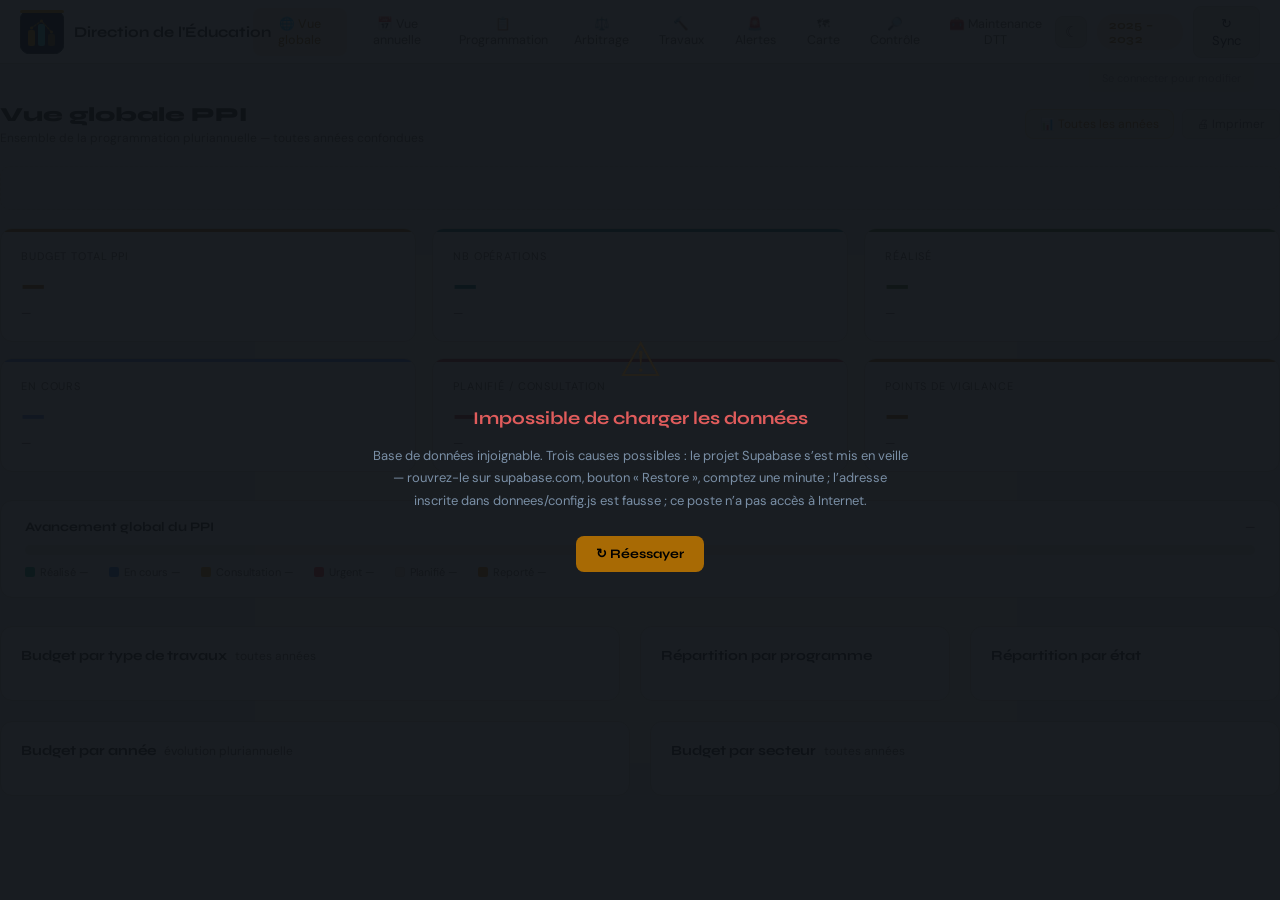
<file: index.html>
<!DOCTYPE html>
<html lang="fr">
<head>
<meta charset="UTF-8">
<meta name="viewport" content="width=device-width, initial-scale=1.0">
<title>PPI Écoles — Dashboard</title>
<link href="https://fonts.googleapis.com/css2?family=Syne:wght@400;600;700;800&family=DM+Sans:ital,wght@0,300;0,400;0,500;1,300&display=swap" rel="stylesheet">
<style>
  :root {
    --bg: #0d1117;
    --surface: #161b22;
    --surface2: #1c2230;
    --border: #2a3441;
    --accent: #f0a500;
    --accent2: #3ecfcf;
    --accent3: #e05c5c;
    --accent4: #6ab04c;
    --text: #e2e8f0;
    --text-muted: #7a8fa6;
    --text-dim: #4a5568;
    --ombre: rgba(0,0,0,.45);
    color-scheme: dark;
  }

  /* ====================================================================
     Mode jour — ivoire
     --------------------------------------------------------------------
     Toute la palette découle de ces jetons. Les teintes d'accent sont
     assombries : le même ambre #f0a500 qui éclaire un fond nuit devient
     illisible sur de l'ivoire — il y tombe à 1,7 de rapport de contraste,
     contre 4,9 pour la version foncée.
     ==================================================================== */
  body.jour {
    --bg: #f6f2e8;          /* ivoire, le fond de page         */
    --surface: #fffdf7;     /* cartes et panneaux, plus clairs */
    --surface2: #efe9db;    /* champs, zones en creux          */
    --border: #ddd4c2;
    --accent:  #a86a04;     /* ambre foncé, lisible sur ivoire */
    --accent2: #0c757e;     /* sarcelle foncée                 */
    --accent3: #b93a3a;
    --accent4: #4a7d2c;
    --text: #221f19;
    --text-muted: #6a6155;
    --text-dim: #8f8577;
    --ombre: rgba(90,74,42,.16);
    color-scheme: light;
  }
  * { box-sizing: border-box; margin: 0; padding: 0; }
  body {
    background: var(--bg);
    color: var(--text);
    font-family: 'DM Sans', sans-serif;
    font-size: 14px;
    min-height: 100vh;
  }

  /* HEADER */
  header {
    background: var(--surface);
    border-bottom: 1px solid var(--border);
    padding: 0 32px;
    display: flex;
    align-items: center;
    justify-content: space-between;
    height: 64px;
    position: sticky; top: 0; z-index: 100;
  }
  .logo { display: flex; align-items: center; gap: 12px; }
  .logo-icon {
    width: 44px; height: 44px;
    display: flex; align-items: center; justify-content: center;
    flex-shrink: 0;
  }
  .logo-text { font-family: 'Syne', sans-serif; font-weight: 700; font-size: 17px; }
  .logo-sub { font-size: 11px; color: var(--text-muted); letter-spacing: 0.08em; text-transform: uppercase; }
  .nav { display: flex; gap: 4px; }
  .nav-btn {
    background: none; border: none; color: var(--text-muted);
    font-family: 'DM Sans', sans-serif; font-size: 13px;
    padding: 8px 16px; border-radius: 8px; cursor: pointer;
    transition: all 0.15s;
  }
  .nav-btn:hover { color: var(--text); background: var(--surface2); }
  .nav-btn.active { color: var(--accent); background: rgba(240,165,0,0.1); font-weight: 500; }
  .header-right { display: flex; align-items: center; gap: 10px; }
  .btn-theme {
    background: var(--surface2); border: 1px solid var(--border);
    color: var(--text-muted); width: 32px; height: 32px; border-radius: 8px;
    cursor: pointer; font-size: 15px; line-height: 1; flex-shrink: 0;
    display: inline-flex; align-items: center; justify-content: center;
    transition: color .15s, border-color .15s;
  }
  .btn-theme:hover { color: var(--accent); border-color: var(--accent); }
  .tag-year {
    background: rgba(240,165,0,0.15); color: var(--accent);
    font-family: 'Syne', sans-serif; font-size: 12px; font-weight: 700;
    padding: 4px 12px; border-radius: 20px; letter-spacing: 0.05em;
  }

  /* ==================================================================
     Mise en valeur au survol
     ------------------------------------------------------------------
     Une surface survolée se soulève d'un ou deux pixels, prend la teinte
     d'accent sur son contour et une ombre douce. Assez pour guider l'œil,
     pas assez pour clignoter : ces pages en comptent des dizaines.
     Le mouvement est supprimé pour qui demande moins d'animation.
     ================================================================== */
  .card, .matrix-quadrant, .alert-kpi-badge, .alert-card, .kpi-card,
  .gantt-bloc {
    transition: transform .16s ease, box-shadow .16s ease,
                border-color .16s ease, background-color .16s ease;
  }
  .card:hover, .matrix-quadrant:hover, .alert-kpi-badge:hover {
    border-color: var(--accent);
    box-shadow: 0 6px 22px var(--ombre);
    transform: translateY(-2px);
  }
  .alert-card:hover, .kpi-card:hover {
    box-shadow: 0 6px 22px var(--ombre);
  }

  /* Cellules du planning : la teinte de la cellule est celle de son état
     dominant, et le survol l'affirme au lieu d'imposer l'ambre général. */
  .gantt-bloc {
    cursor: pointer;
    background: color-mix(in srgb, var(--c) 9%, transparent);
    border: 1px solid color-mix(in srgb, var(--c) 26%, transparent);
    border-radius: 8px; padding: 6px 10px;
  }
  .gantt-bloc:hover {
    background: color-mix(in srgb, var(--c) 18%, transparent);
    border-color: var(--c);
    transform: translateY(-1px);
    box-shadow: 0 4px 14px var(--ombre);
  }
  .gantt-bloc-m { font-family:'Syne',sans-serif; font-weight:700;
                  font-size:12px; color: var(--c); }
  .gantt-bloc-n { font-size:10px; color: var(--text-muted); margin-top:2px; }
  /* Quand les colonnes ne sont plus les exercices, l'année de réalisation ne
     se lit plus nulle part : la cellule la porte, dans la teinte de son
     millésime — la même que celle des colonnes d'années.
     Elle occupe sa propre ligne : la cellule n'offre que 86 px utiles, où le
     montant en prend déjà 43 et une étendue d'années jusqu'à 69. Les mettre
     côte à côte faisait passer le montant à la ligne. */
  .gantt-bloc-a { font-family:'Syne',sans-serif; font-weight:800; font-size:10px;
                  white-space:nowrap; margin-top:2px; letter-spacing:.02em; }
  /* La ligne du planning se marque au survol : le repère horizontal manque
     vite sur huit exercices. rgba(255,255,255,…) ne convenait qu'au fond nuit. */
  .gantt-ligne { border-bottom: 1px solid var(--border); transition: background-color .15s; }
  .gantt-ligne:hover { background: var(--surface2); }

  /* Colonne de gauche figée : croisée avec les types de travaux, la matrice
     dépasse largement l'écran, et un nom d'école qui sort du champ pendant
     qu'on lit une cellule rend la ligne illisible. Le fond est opaque, sinon
     les cellules défileraient par transparence sous les libellés. */
  /* align-self:stretch est indispensable : la grille centre ses éléments,
     le libellé ne faisait donc que la hauteur de son texte et les cellules
     défilaient en clair au-dessus et au-dessous de lui. */
  .gantt-fige { position: sticky; left: 0; z-index: 2; background: var(--bg);
                align-self: stretch; }
  .gantt-ligne:hover .gantt-fige { background: var(--surface2); }
  /* Les libellés de colonne sont des phrases quand ce ne sont plus des
     millésimes : deux lignes au plus, le reste en infobulle. */
  .gantt-col-t { font-size: 11px; line-height: 1.2; display: -webkit-box;
                 -webkit-line-clamp: 2; -webkit-box-orient: vertical;
                 overflow: hidden; }

  @media (prefers-reduced-motion: reduce) {
    .card, .matrix-quadrant, .alert-kpi-badge, .alert-card, .kpi-card,
    .gantt-bloc { transition: none; }
    .card:hover, .matrix-quadrant:hover, .alert-kpi-badge:hover,
    .kpi-card:hover, .alert-card:hover, .gantt-bloc:hover { transform: none; }
  }

  /* ==================================================================
     Panneau de détail d'une cellule du planning
     ================================================================== */
  .detail-voile {
    display: none; position: fixed; inset: 0; z-index: 1100;
    background: rgba(0,0,0,0.45);
  }
  .detail-voile.ouvert { display: block; }
  .detail-panneau {
    position: absolute; top: 0; right: 0; bottom: 0;
    width: min(520px, 92vw); background: var(--surface);
    border-left: 1px solid var(--border);
    box-shadow: -18px 0 48px var(--ombre);
    display: flex; flex-direction: column;
    animation: detailEntre .18s ease-out;
  }
  @keyframes detailEntre { from { transform: translateX(24px); opacity: .4 } }
  @media (prefers-reduced-motion: reduce) { .detail-panneau { animation: none } }
  .detail-tete {
    display: flex; align-items: flex-start; justify-content: space-between;
    gap: 12px; padding: 20px 22px 14px; border-bottom: 1px solid var(--border);
  }
  .detail-surtitre { font-size: 10.5px; text-transform: uppercase;
    letter-spacing: .07em; color: var(--text-muted); font-weight: 600; }
  .detail-titre { font-family: 'Syne', sans-serif; font-weight: 800;
    font-size: 18px; color: var(--text); margin-top: 3px; line-height: 1.3; }
  .detail-chiffres { display: flex; gap: 28px; padding: 14px 22px;
    border-bottom: 1px solid var(--border); }
  .detail-chiffres b { font-family: 'Syne', sans-serif; font-weight: 800;
    font-size: 19px; color: var(--accent); display: block; }
  .detail-chiffres span { font-size: 11px; color: var(--text-muted); }
  .detail-liste { overflow-y: auto; padding: 8px 14px 20px; flex: 1; }
  .detail-op { border: 1px solid transparent; border-radius: 10px;
    padding: 11px 12px; cursor: pointer; transition: background-color .14s,
    border-color .14s; }
  .detail-op:hover { background: var(--surface2); border-color: var(--border); }
  .detail-op-h { display: flex; justify-content: space-between;
    align-items: baseline; gap: 10px; }
  .detail-op-e { font-weight: 600; font-size: 13px; color: var(--accent2); }
  .detail-op-m { font-family: 'Syne', sans-serif; font-weight: 700;
    font-size: 13px; color: var(--text); white-space: nowrap; }
  .detail-op-b { display: flex; align-items: center; gap: 8px;
    flex-wrap: wrap; margin-top: 5px; font-size: 11.5px;
    color: var(--text-muted); }
  .detail-op-s { color: var(--text-dim); font-size: 10.5px;
    text-transform: uppercase; letter-spacing: .04em; }
  .detail-op-n { margin-top: 6px; font-size: 11.5px; color: var(--text-muted);
    line-height: 1.5; border-left: 2px solid var(--border); padding-left: 8px; }

  /* ==================================================================
     Barre des filtres croisés
     ================================================================== */
  .barre-filtres {
    display: flex; align-items: center; gap: 8px; flex-wrap: wrap;
    padding: 10px 14px; margin-bottom: 18px; border-radius: 10px;
    border: 1px dashed var(--border); background: transparent;
    min-height: 44px; transition: background-color .16s, border-color .16s;
  }
  .barre-filtres.bf-active {
    border-style: solid; border-color: var(--accent);
    background: color-mix(in srgb, var(--accent) 7%, transparent);
  }
  .bf-vide { font-size: 12px; color: var(--text-dim); line-height: 1.5; }
  .bf-etiq {
    display: inline-flex; align-items: center; gap: 7px;
    background: var(--surface); border: 1px solid var(--border);
    border-radius: 20px; padding: 5px 10px 5px 12px; cursor: pointer;
    font-family: 'DM Sans', sans-serif; transition: border-color .14s;
  }
  .bf-etiq:hover { border-color: var(--accent3); }
  .bf-champ { font-size: 9.5px; text-transform: uppercase; letter-spacing: .07em;
              color: var(--text-muted); font-weight: 600; }
  .bf-valeur { font-size: 12px; color: var(--text); font-weight: 500; }
  .bf-x { color: var(--text-dim); font-size: 14px; line-height: 1; }
  .bf-etiq:hover .bf-x { color: var(--accent3); }
  .bf-tout { background: none; border: none; color: var(--text-muted);
    font-size: 11.5px; cursor: pointer; text-decoration: underline;
    text-underline-offset: 2px; font-family: 'DM Sans', sans-serif; }
  .bf-tout:hover { color: var(--accent); }
  .bf-compte { margin-left: auto; font-size: 11.5px; color: var(--text-muted);
    font-variant-numeric: tabular-nums; }

  /* Barres de graphique et en-têtes d'année, devenus des commandes */
  .bar-cliquable { cursor: pointer; border-radius: 6px;
    transition: background-color .14s; }
  .bar-cliquable:hover { background: var(--surface2); }
  .bar-active { background: color-mix(in srgb, var(--accent) 13%, transparent); }
  .bar-active .bar-label { color: var(--text); font-weight: 600; }
  .gantt-annee { transition: background-color .14s; }
  .gantt-annee:hover { background: var(--surface2); }
  .gantt-annee-active { background: color-mix(in srgb, var(--accent) 15%, transparent); }

  /* LAYOUT */
  .main { padding: 28px 32px; max-width: 1600px; margin: 0 auto; }
  .page { display: none; }
  .page.active { display: block; }

  /* KPI ROW */
  .kpi-row { display: grid; grid-template-columns: repeat(5, 1fr); gap: 16px; margin-bottom: 28px; }
  /* La vue globale en compte six depuis l'ajout des points de vigilance. */
  #page-dashboard-global .kpi-row { grid-template-columns: repeat(6, 1fr); }
  .kpi-value.orange { color: var(--accent); }
  .kpi-card.orange::before { background: var(--accent); }
  .kpi-cliquable { cursor: pointer; }
  @media (max-width: 1400px) {
    #page-dashboard-global .kpi-row { grid-template-columns: repeat(3, 1fr); }
  }
  .kpi-card {
    background: var(--surface);
    border: 1px solid var(--border);
    border-radius: 12px;
    padding: 20px;
    position: relative;
    overflow: hidden;
    transition: transform 0.2s, border-color 0.2s;
  }
  .kpi-card:hover { transform: translateY(-2px); border-color: var(--accent); }
  .kpi-card::before {
    content: '';
    position: absolute; top: 0; left: 0; right: 0; height: 3px;
  }
  .kpi-card.yellow::before { background: var(--accent); }
  .kpi-card.teal::before { background: var(--accent2); }
  .kpi-card.red::before { background: var(--accent3); }
  .kpi-card.green::before { background: var(--accent4); }
  .kpi-card.blue::before { background: #5b8dee; }
  .kpi-label { font-size: 11px; text-transform: uppercase; letter-spacing: 0.08em; color: var(--text-muted); margin-bottom: 10px; }
  .kpi-value { font-family: 'Syne', sans-serif; font-size: 26px; font-weight: 800; line-height: 1; }
  .kpi-value.yellow { color: var(--accent); }
  .kpi-value.teal { color: var(--accent2); }
  .kpi-value.red { color: var(--accent3); }
  .kpi-value.green { color: var(--accent4); }
  .kpi-value.blue { color: #5b8dee; }
  .kpi-sub { font-size: 12px; color: var(--text-muted); margin-top: 6px; }

  /* GRID 2COL */
  .grid-2 { display: grid; grid-template-columns: 1fr 1fr; gap: 20px; margin-bottom: 20px; }
  .grid-3 { display: grid; grid-template-columns: 2fr 1fr 1fr; gap: 20px; margin-bottom: 20px; }

  /* CARD */
  .card {
    background: var(--surface);
    border: 1px solid var(--border);
    border-radius: 12px;
    padding: 20px;
  }
  .card-title {
    font-family: 'Syne', sans-serif; font-weight: 700; font-size: 14px;
    color: var(--text); margin-bottom: 16px;
    display: flex; align-items: center; gap: 8px;
  }
  .card-title span { color: var(--text-muted); font-family: 'DM Sans', sans-serif; font-weight: 400; font-size: 12px; }

  /* BAR CHART */
  .bar-row { display: flex; align-items: center; gap: 10px; margin-bottom: 10px; }
  .bar-label { width: 140px; font-size: 12px; color: var(--text-muted); flex-shrink: 0; text-align: right; }
  .bar-track { flex: 1; background: var(--surface2); border-radius: 4px; height: 10px; overflow: hidden; }
  .bar-fill { height: 100%; border-radius: 4px; transition: width 0.6s ease; }
  .bar-amount { width: 80px; font-size: 12px; color: var(--text); text-align: right; flex-shrink: 0; }

  /* YEAR BARS */
  .year-compare { display: flex; gap: 20px; margin-top: 10px; }
  .year-col { flex: 1; }
  .year-header { font-family: 'Syne', sans-serif; font-weight: 700; font-size: 13px; margin-bottom: 12px; }
  .year-bar-item { margin-bottom: 8px; }
  .year-bar-name { font-size: 11px; color: var(--text-muted); margin-bottom: 4px; }
  .year-bar-track { background: var(--surface2); border-radius: 3px; height: 8px; overflow: hidden; }
  .year-bar-fill { height: 100%; border-radius: 3px; }

  /* REPORT BADGE */
  .report-badge {
    display: inline-flex; align-items: center; gap: 5px;
    background: rgba(224,92,92,0.12); color: var(--accent3);
    font-size: 11px; padding: 3px 9px; border-radius: 20px; font-weight: 500;
    border: 1px solid rgba(224,92,92,0.25);
  }

  /* TABLE */
  .data-table { width: 100%; border-collapse: collapse; font-size: 13px; }
  .data-table th {
    text-align: left; padding: 10px 12px;
    color: var(--text-muted); font-weight: 500; font-size: 11px;
    text-transform: uppercase; letter-spacing: 0.06em;
    border-bottom: 1px solid var(--border);
    position: sticky; top: 0; background: var(--surface);
  }
  .data-table td { padding: 10px 12px; border-bottom: 1px solid rgba(42,52,65,0.5); }
  .data-table tr:hover td { background: var(--surface2); }
  .data-table tr:last-child td { border-bottom: none; }

  /* STATUS BADGES */
  .badge {
    display: inline-flex; align-items: center;
    font-size: 11px; padding: 3px 9px; border-radius: 20px; font-weight: 500;
    white-space: nowrap;
  }
  .badge-done { background: rgba(106,176,76,0.12); color: var(--accent4); border: 1px solid rgba(106,176,76,0.25); }
  .badge-progress { background: rgba(91,141,238,0.12); color: #5b8dee; border: 1px solid rgba(91,141,238,0.25); }
  .badge-consult { background: rgba(240,165,0,0.12); color: var(--accent); border: 1px solid rgba(240,165,0,0.25); }
  .badge-todo { background: rgba(122,143,166,0.12); color: var(--text-muted); border: 1px solid rgba(122,143,166,0.2); }
  .badge-urgent { background: rgba(224,92,92,0.12); color: var(--accent3); border: 1px solid rgba(224,92,92,0.25); }
  .badge-reporte { background: rgba(232,130,12,0.12); color: #e8820c; border: 1px solid rgba(232,130,12,0.25); }

  /* TABLE WRAPPER */
  /* La hauteur du tableau suit celle de la fenêtre. Elle était figée à 520px :
     sur une tablette cela remplissait l'écran, mais sur un grand moniteur le
     tableau s'arrêtait à mi-hauteur en laissant le bas de la page vide. Les
     260px retranchés couvrent l'en-tête du site, le titre et la barre de
     filtres. « max() » garde un tableau utilisable sur un écran bas : la page
     défile alors, comme avant. C'est un maximum, donc un tableau de trois
     lignes reste haut de trois lignes. */
  .table-wrap { overflow-x: auto; overflow-y: auto; border-radius: 8px;
    max-height: max(320px, calc(100vh - 260px)); }
  .table-wrap::-webkit-scrollbar { width: 4px; height: 4px; }
  .table-wrap::-webkit-scrollbar-track { background: transparent; }
  .table-wrap::-webkit-scrollbar-thumb { background: var(--border); border-radius: 2px; }

  /* FILTERS */
  .filters { display: flex; gap: 10px; margin-bottom: 16px; flex-wrap: wrap; align-items: center; }
  .filter-select, .filter-input {
    background: var(--surface2); border: 1px solid var(--border);
    color: var(--text); font-family: 'DM Sans', sans-serif; font-size: 13px;
    padding: 8px 12px; border-radius: 8px; outline: none;
    transition: border-color 0.15s;
  }
  .filter-select:focus, .filter-input:focus { border-color: var(--accent); }
  .filter-input { min-width: 220px; }
  .filter-count { font-size: 12px; color: var(--text-muted); margin-left: auto; }

  /* PROGRAMMING PAGE */
  .prog-header { display: flex; align-items: center; justify-content: space-between; margin-bottom: 20px; }
  .prog-title { font-family: 'Syne', sans-serif; font-weight: 800; font-size: 22px; }
  .btn-primary {
    background: var(--accent); color: #000;
    border: none; font-family: 'Syne', sans-serif; font-weight: 700;
    font-size: 13px; padding: 10px 20px; border-radius: 8px; cursor: pointer;
    transition: all 0.15s;
  }
  .btn-primary:hover { background: #fbbf24; }
  .btn-secondary {
    background: var(--surface2); color: var(--text);
    border: 1px solid var(--border); font-family: 'DM Sans', sans-serif;
    font-size: 13px; padding: 8px 16px; border-radius: 8px; cursor: pointer;
    transition: all 0.15s;
  }
  .btn-secondary:hover { border-color: var(--accent); color: var(--accent); }

  /* GANTT */
  .gantt-wrap { overflow-x: auto; }
  .gantt-grid {
    display: grid;
    grid-template-columns: 200px repeat(4, 1fr);
    min-width: 800px;
    gap: 0;
  }
  .gantt-header {
    font-family: 'Syne', sans-serif; font-weight: 700; font-size: 13px;
    padding: 10px 14px; background: var(--surface2);
    border-bottom: 2px solid var(--border);
    text-align: center;
  }
  .gantt-header:first-child { text-align: left; }
  .gantt-row-label {
    padding: 10px 14px; font-size: 12px; color: var(--text-muted);
    border-bottom: 1px solid var(--border);
    display: flex; align-items: center;
  }
  .gantt-cell {
    padding: 6px; border-bottom: 1px solid var(--border);
    border-left: 1px solid var(--border);
    position: relative; min-height: 44px;
  }
  .gantt-pill {
    padding: 4px 10px; border-radius: 4px; font-size: 11px;
    white-space: nowrap; overflow: hidden; text-overflow: ellipsis;
    font-weight: 500; cursor: default;
    margin: 2px 0;
  }

  /* PRIORITY MATRIX */
  .matrix-wrap { display: grid; grid-template-columns: 1fr 1fr; gap: 16px; }
  .matrix-quadrant {
    border: 1px solid var(--border); border-radius: 10px; padding: 16px;
    background: var(--surface2);
  }
  .matrix-q-title { font-family: 'Syne', sans-serif; font-weight: 700; font-size: 13px; margin-bottom: 10px; display: flex; align-items: center; gap: 8px; }
  .matrix-dot { width: 10px; height: 10px; border-radius: 50%; flex-shrink: 0; }
  .matrix-item { font-size: 12px; color: var(--text-muted); padding: 5px 0; border-bottom: 1px solid rgba(42,52,65,0.5); display: flex; justify-content: space-between; align-items: center; }
  .matrix-item:last-child { border-bottom: none; }
  .matrix-amount { font-size: 11px; color: var(--text); font-weight: 500; }

  /* DONUT */
  .donut-wrap { display: flex; align-items: center; gap: 20px; }
  .donut-svg { flex-shrink: 0; }
  .donut-legend { flex: 1; }
  .legend-item { display: flex; align-items: center; gap: 8px; margin-bottom: 8px; font-size: 12px; }
  .legend-dot { width: 10px; height: 10px; border-radius: 50%; flex-shrink: 0; }
  .legend-label { color: var(--text-muted); flex: 1; }
  .legend-val { color: var(--text); font-weight: 500; }
  .legend-pct { color: var(--text-muted); font-size: 11px; }

  /* ALERT CARDS */
  .alerts { display: flex; flex-direction: column; gap: 10px; }
  .alert-item {
    background: var(--surface2); border-radius: 8px; padding: 14px;
    border-left: 3px solid var(--accent3); display: flex; gap: 12px; align-items: flex-start;
  }
  .alert-item.warning { border-left-color: var(--accent); }
  .alert-item.info { border-left-color: var(--accent2); }
  .alert-icon { font-size: 18px; flex-shrink: 0; margin-top: 1px; }
  .alert-title { font-weight: 500; font-size: 13px; margin-bottom: 3px; }
  .alert-desc { font-size: 12px; color: var(--text-muted); line-height: 1.5; }

  /* MODAL */
  .modal-overlay {
    display: none; position: fixed; inset: 0;
    background: rgba(0,0,0,0.7); z-index: 1000;
    align-items: center; justify-content: center;
  }
  .modal-overlay.open { display: flex; }
  .modal {
    background: var(--surface); border: 1px solid var(--border);
    border-radius: 16px; padding: 28px; width: 560px; max-width: 95vw;
    max-height: 85vh; overflow-y: auto;
  }
  .modal-title { font-family: 'Syne', sans-serif; font-weight: 800; font-size: 18px; margin-bottom: 20px; }
  .form-group { margin-bottom: 16px; }
  .form-label { font-size: 12px; color: var(--text-muted); text-transform: uppercase; letter-spacing: 0.06em; margin-bottom: 6px; display: block; }
  .form-input, .form-select, .form-textarea {
    width: 100%; background: var(--surface2); border: 1px solid var(--border);
    color: var(--text); font-family: 'DM Sans', sans-serif; font-size: 14px;
    padding: 10px 12px; border-radius: 8px; outline: none;
    transition: border-color 0.15s;
  }
  .form-input:focus, .form-select:focus, .form-textarea:focus { border-color: var(--accent); }
  .form-textarea { resize: vertical; min-height: 80px; }
  .form-row { display: grid; grid-template-columns: 1fr 1fr; gap: 12px; }
  .modal-actions { display: flex; gap: 10px; margin-top: 24px; justify-content: flex-end; }
  .btn-close { background: none; border: 1px solid var(--border); color: var(--text-muted); font-size: 13px; padding: 8px 16px; border-radius: 8px; cursor: pointer; }

  /* TOOLTIP */
  [title]:hover::after {
    content: attr(title);
    position: absolute; background: #1a2332; color: var(--text);
    font-size: 11px; padding: 4px 8px; border-radius: 4px;
    white-space: nowrap; z-index: 999; pointer-events: none;
    border: 1px solid var(--border); top: -28px; left: 50%; transform: translateX(-50%);
  }

  /* PROGRESS CIRCLE */
  .prog-ring { transform: rotate(-90deg); }

  /* SECTION TITLE */
  .section-title {
    font-family: 'Syne', sans-serif; font-weight: 800; font-size: 22px;
    margin-bottom: 24px; display: flex; align-items: center; gap: 12px;
  }
  .section-title::after {
    content: ''; flex: 1; height: 1px; background: var(--border);
  }

  /* TABS */
  .tab-row { display: flex; gap: 4px; margin-bottom: 20px; background: var(--surface2); padding: 4px; border-radius: 10px; display: inline-flex; }
  .tab-btn {
    background: none; border: none; color: var(--text-muted);
    font-family: 'DM Sans', sans-serif; font-size: 13px;
    padding: 7px 16px; border-radius: 7px; cursor: pointer;
    transition: all 0.15s;
  }
  .tab-btn.active { background: var(--surface); color: var(--text); font-weight: 500; }

  /* EXPORT */
  .export-btn {
    background: var(--surface2); border: 1px solid var(--border);
    color: var(--text-muted); font-size: 12px; padding: 6px 12px;
    border-radius: 6px; cursor: pointer; display: flex; align-items: center; gap: 5px;
    transition: all 0.15s;
  }
  .export-btn:hover { color: var(--accent); border-color: var(--accent); }

  /* SCROLLBAR */
  ::-webkit-scrollbar { width: 6px; height: 6px; }
  ::-webkit-scrollbar-track { background: var(--bg); }
  ::-webkit-scrollbar-thumb { background: var(--border); border-radius: 3px; }

  /* MODALE FICHE ÉCOLE */
  .modal-overlay {
    display:none; position:fixed; inset:0; background:rgba(0,0,0,0.7);
    z-index:8000; align-items:center; justify-content:center; padding:20px;
  }
  .modal-overlay.open { display:flex; }
  .modal-box {
    background:var(--surface); border:1px solid var(--border); border-radius:16px;
    width:100%; max-width:720px; max-height:85vh; overflow-y:auto;
    box-shadow:0 24px 64px var(--ombre);
  }
  .modal-header {
    display:flex; align-items:flex-start; justify-content:space-between;
    padding:24px 28px 16px; border-bottom:1px solid var(--border); position:sticky; top:0;
    background:var(--surface); z-index:1;
  }
  .modal-title { font-family:'Syne',sans-serif; font-weight:800; font-size:18px; }
  .modal-sub { font-size:12px; color:var(--text-muted); margin-top:4px; }
  .modal-close {
    background:none; border:none; color:var(--text-muted); font-size:22px;
    cursor:pointer; padding:2px 6px; border-radius:6px; line-height:1;
    transition:all 0.15s;
  }
  .modal-close:hover { color:var(--text); background:var(--surface2); }
  .modal-body { padding:20px 28px 28px; }
  .modal-kpi-row { display:grid; grid-template-columns:repeat(3,1fr); gap:12px; margin-bottom:20px; }
  .modal-kpi { background:var(--surface2); border:1px solid var(--border); border-radius:10px; padding:14px 16px; }
  .modal-kpi-label { font-size:10px; text-transform:uppercase; letter-spacing:.08em; color:var(--text-muted); margin-bottom:6px; }
  .modal-kpi-val { font-family:'Syne',sans-serif; font-weight:800; font-size:20px; }
  .modal-ops-title { font-size:11px; text-transform:uppercase; letter-spacing:.08em; color:var(--text-muted); margin-bottom:10px; }
  .modal-op-row {
    display:flex; align-items:center; justify-content:space-between; gap:12px;
    padding:10px 14px; border-radius:8px; margin-bottom:6px;
    background:var(--surface2); border:1px solid var(--border);
  }
  .modal-op-left { flex:1; }
  .modal-op-type { font-size:13px; font-weight:500; }
  .modal-op-meta { font-size:11px; color:var(--text-muted); margin-top:2px; }
  .modal-op-right { display:flex; align-items:center; gap:10px; }
  .modal-op-montant { font-family:'Syne',sans-serif; font-weight:700; font-size:13px; color:var(--accent); }

  /* PRINT BUTTON */
  .print-btn {
    background: var(--surface2); border: 1px solid var(--border);
    color: var(--text-muted); font-size: 12px; padding: 6px 14px;
    border-radius: 6px; cursor: pointer; display: inline-flex; align-items: center; gap: 6px;
    transition: all 0.15s; font-family: 'DM Sans', sans-serif;
  }
  .print-btn:hover { color: var(--accent2); border-color: var(--accent2); }

  #avis-connexion {
    background: rgba(62,207,207,0.07); border: 1px solid rgba(62,207,207,0.28);
    border-radius: 10px; padding: 13px 17px; margin: 0 32px 4px;
    font-size: 13px; line-height: 1.65; color: var(--text-muted);
  }
  #avis-connexion b { color: var(--accent2); font-weight: 600; }

  /* ===== PRINT STYLES ===== */
  @media print {
    /* Reset page */
    * { -webkit-print-color-adjust: exact !important; print-color-adjust: exact !important; }
    @page { margin: 15mm 12mm; size: A4 landscape; }

    /* Hide everything not needed */
    header, #loading-overlay, #error-overlay,
    .print-btn, .export-btn, .btn-secondary, .btn-primary,
    .nav, .header-right, .filters,
    #gantt-group, label[for="gantt-group"],
    #gantt-cols, label[for="gantt-cols"],
    .alert-filter, #alert-filter-annee, #alert-filter-niveau,
    select#select-annee-dash,
    .page:not(.active) { display: none !important; }

    /* White background for all */
    body { background: #fff !important; color: #111 !important; font-size: 11px; }
    .main { padding: 0 !important; max-width: 100% !important; }
    .page.active { display: block !important; }

    /* Cards / surfaces → white with border */
    .card, .kpi-card, .alert-card {
      background: #fff !important;
      border: 1px solid #ccc !important;
      box-shadow: none !important;
    }

    /* KPI values keep their colors */
    .kpi-value.yellow { color: #c47d00 !important; }
    .kpi-value.teal   { color: #0d9f9f !important; }
    .kpi-value.green  { color: #3a7a20 !important; }
    .kpi-value.red    { color: #b83030 !important; }
    .kpi-value.blue   { color: #2a5cbf !important; }

    /* Textes mutés lisibles */
    .kpi-label, .kpi-sub, .card-title,
    .prog-title, .alert-col-title { color: #333 !important; }

    /* Grids : passer à 2 cols max sur A4 */
    .kpi-row { grid-template-columns: repeat(5, 1fr) !important; gap: 8px !important; }
    .grid-3  { grid-template-columns: repeat(3, 1fr) !important; gap: 8px !important; }
    .grid-2  { grid-template-columns: repeat(2, 1fr) !important; gap: 8px !important; }

    /* Table */
    .data-table th { background: #f0f0f0 !important; color: #111 !important; }
    .data-table td, .data-table th { border-color: #ddd !important; color: #111 !important; }
    .data-table tr:nth-child(even) td { background: #f9f9f9 !important; }
    /* On libère aussi la hauteur : sans cela le tableau resterait borné à la
       hauteur de l'écran, et l'impression s'arrêterait où s'arrêtait l'affichage. */
    .table-wrap { overflow: visible !important; max-height: none !important; }

    /* Gantt */
    .gantt-wrap, #gantt-body { overflow: visible !important; }
    .gantt-grid { color: #111 !important; }

    /* Print header band */
    .print-header-band {
      display: flex !important;
      align-items: center;
      justify-content: space-between;
      border-bottom: 2px solid #c47d00;
      padding-bottom: 8px;
      margin-bottom: 16px;
    }
    .print-header-band .ph-logo {
      font-weight: 800; font-size: 15px; color: #c47d00;
    }
    .print-header-band .ph-meta {
      font-size: 10px; color: #555; text-align: right;
    }

    /* Badges état */
    .badge { border: 1px solid #aaa !important; }

    /* No page breaks inside cards */
    .kpi-card, .card { break-inside: avoid; }

    /* Masquer les conteneurs de contrôles devenus vides */
    .prog-header { margin-bottom: 12px !important; }
    .prog-header > div:last-child { display: none !important; }

    /* Masquer le conteneur flex du sélecteur d'année (vue annuelle) */
    #page-dashboard-annee > div:first-of-type > div:last-child,
    #page-dashboard-global > div:first-of-type > div:last-child { display: none !important; }

    /* Alerts grid → 1 col */
    #page-alertes > div[style*="grid"] {
      display: block !important;
    }
    #page-alertes > div[style*="grid"] > div {
      margin-bottom: 16px;
    }

    /* Masquer le header des alertes (filtres) */
    #page-alertes > div:first-of-type > div:last-child { display: none !important; }
  }

  /* INLINE EDITABLE CELLS */
  .inline-select {
    background: transparent; border: 1px solid transparent;
    color: var(--text); font-family: 'DM Sans', sans-serif; font-size: 12px;
    padding: 4px 20px 4px 6px; border-radius: 6px; outline: none; cursor: pointer;
    appearance: none;
    background-image: url("data:image/svg+xml,%3Csvg xmlns='http://www.w3.org/2000/svg' width='8' height='5'%3E%3Cpath d='M0 0l4 5 4-5z' fill='%234a5568'/%3E%3C/svg%3E");
    background-repeat: no-repeat; background-position: right 5px center;
    transition: all 0.15s; max-width: 180px;
  }
  .inline-select:hover, .inline-select:focus {
    border-color: var(--accent); background-color: rgba(240,165,0,0.07);
  }
  .inline-select-year {
    font-family: 'Syne', sans-serif; font-weight: 700; font-size: 13px;
    color: var(--text); max-width: 80px;
  }
  .inline-input-num {
    background: transparent; border: 1px solid transparent;
    color: var(--text); font-family: 'DM Sans', sans-serif; font-size: 13px;
    font-weight: 500; padding: 4px 6px; border-radius: 6px; outline: none;
    width: 100px; transition: all 0.15s;
    -moz-appearance: textfield;
  }
  .inline-input-num::-webkit-outer-spin-button,
  .inline-input-num::-webkit-inner-spin-button { -webkit-appearance: none; }
  .inline-input-num:hover, .inline-input-num:focus {
    border-color: var(--accent); background: rgba(240,165,0,0.07);
  }
  .inline-input-num::placeholder { color: var(--text-dim); font-weight: 400; }
  .etat-select {
    font-family: 'DM Sans', sans-serif;
    font-size: 11px; font-weight: 500;
    padding: 4px 24px 4px 9px;
    border-radius: 20px; border: 1px solid;
    outline: none; cursor: pointer;
    appearance: none;
    background-image: url("data:image/svg+xml,%3Csvg xmlns='http://www.w3.org/2000/svg' width='10' height='6'%3E%3Cpath d='M0 0l5 6 5-6z' fill='%237a8fa6'/%3E%3C/svg%3E");
    background-repeat: no-repeat;
    background-position: right 8px center;
    transition: all 0.15s;
    min-width: 130px;
  }
  .etat-select:hover { filter: brightness(1.2); }

  /* DELETE BUTTON */
  .btn-delete {
    background: none; border: none;
    color: var(--text-dim); font-size: 12px;
    cursor: pointer; padding: 4px 8px; border-radius: 6px;
    transition: all 0.15s;
  }
  .btn-delete:hover { color: var(--accent3); background: rgba(224,92,92,0.1); }

  /* ANIMATION */
  @keyframes fadeIn { from { opacity: 0; transform: translateY(8px); } to { opacity: 1; transform: translateY(0); } }
  .page.active { animation: fadeIn 0.25s ease; }

  /* ALERT SYSTEM */
  .alert-col-title {
    font-family: 'Syne', sans-serif;
    font-weight: 700; font-size: 13px;
    letter-spacing: 0.05em; text-transform: uppercase;
    margin-bottom: 12px;
  }
  .alert-card {
    background: var(--surface); border: 1px solid var(--border);
    border-radius: 12px; padding: 16px;
    margin-bottom: 12px; position: relative;
    transition: box-shadow 0.2s;
    animation: fadeIn 0.2s ease;
  }
  .alert-card:hover { box-shadow: 0 4px 20px var(--ombre); }
  .alert-card.urgence  { border-left: 4px solid var(--accent3); }
  .alert-card.vigilance{ border-left: 4px solid var(--accent); }
  .alert-card.decision { border-left: 4px solid var(--accent2); }
  .alert-card.info     { border-left: 4px solid #7a8fa6; }

  .alert-card-header { display:flex; justify-content:space-between; align-items:flex-start; gap:8px; }
  .alert-card-title { font-family:'Syne',sans-serif; font-weight:700; font-size:14px; color:var(--text); line-height:1.4; flex:1; }
  .alert-card-titres { flex:1; min-width:0; }
  /* L'école se lit juste sous l'intitulé : c'est la première question qu'on se
     pose devant une alerte. Elle figurait avant en petite étiquette en bas. */
  .alert-card-ecole { display:flex; align-items:baseline; gap:5px; flex-wrap:wrap;
    margin-top:4px; font-size:12px; color:var(--accent2); font-weight:600; }
  .alert-card-ecole .ae-ic { font-size:11px; }
  .alert-card-ecole .ae-q { color:var(--text-muted); font-weight:400;
    font-size:11px; letter-spacing:.04em; }
  .alert-card-ecole.ae-sans { color:var(--text-dim); font-weight:400;
    font-style:italic; }
  .alert-card-actions { display:flex; gap:8px; flex-shrink:0; align-items:baseline; }
  /* Mêmes tons que les actions de la fiche école : lisibles, sans crier. */
  .alert-act { background:none; border:none; color:var(--text-muted); font-size:11px;
    cursor:pointer; font-family:'DM Sans',sans-serif; text-decoration:underline;
    text-underline-offset:2px; padding:0; }
  .alert-act:hover { color:var(--accent); }
  .alert-act-suppr:hover { color:var(--accent3); }

  /* Formulaire d'édition, à la place de la carte */
  .alert-card-edit { border-left-color:var(--accent) !important; }
  .alert-card-edit form { display:flex; flex-direction:column; gap:10px; }
  .al-e-l label { display:block; font-size:10px; text-transform:uppercase;
    letter-spacing:.06em; color:var(--text-muted); font-weight:600; margin-bottom:4px; }
  .al-e-l input, .al-e-l select, .al-e-l textarea { width:100%; background:var(--bg);
    border:1px solid var(--border); color:var(--text); border-radius:7px;
    padding:7px 9px; font-size:12.5px; font-family:'DM Sans',sans-serif; }
  .al-e-l textarea { resize:vertical; line-height:1.5; }
  .al-e-2 { display:grid; grid-template-columns:1fr 1fr; gap:10px; }
  .al-e-detach { display:flex; align-items:center; gap:7px; font-size:12px;
    color:var(--text-muted); cursor:pointer; }
  .al-e-detach input { accent-color:var(--accent); }
  .al-e-b { display:flex; gap:8px; align-items:center; margin-top:2px; }
  .al-e-suppr { margin-left:auto; background:none; border:none; color:var(--accent3);
    font-size:11.5px; cursor:pointer; font-family:'DM Sans',sans-serif;
    text-decoration:underline; text-underline-offset:2px; padding:0; }
  .al-e-err:not(:empty) { font-size:11.5px; color:var(--accent3); line-height:1.5; }
  .alert-card-desc { font-size:13px; color:var(--text-muted); line-height:1.6; margin-top:8px; }
  .alert-card-meta { display:flex; gap:8px; flex-wrap:wrap; margin-top:10px; }

  .alert-tag {
    font-size:11px; padding:3px 9px; border-radius:20px;
    font-weight:500; white-space:nowrap;
  }
  .alert-tag.annee   { background:rgba(91,141,238,0.15); color:#5b8dee; }
  .alert-tag.ecole   { background:rgba(62,207,207,0.1);  color:#3ecfcf; }
  .alert-tag.ouvert      { background:rgba(224,92,92,0.15);  color:#e05c5c; }
  .alert-tag.en-cours    { background:rgba(240,165,0,0.15);  color:#f0a500; }
  .alert-tag.resolu      { background:rgba(106,176,76,0.15); color:#6ab04c; }

  .alert-kpi-badge {
    background: var(--surface); border: 1px solid var(--border);
    border-radius: 10px; padding: 10px 18px;
    display:flex; align-items:center; gap:10px;
    font-family:'Syne',sans-serif;
  }
  .alert-kpi-count { font-size:22px; font-weight:800; }
  .alert-kpi-label { font-size:11px; color:var(--text-muted); }

  .btn-alert-edit {
    background:rgba(91,141,238,0.12); border:none; color:#5b8dee;
    font-size:11px; padding:4px 10px; border-radius:6px; cursor:pointer;
    transition:all 0.15s;
  }
  .btn-alert-edit:hover { background:rgba(91,141,238,0.25); }
  .btn-alert-del {
    background:rgba(224,92,92,0.1); border:none; color:var(--accent3);
    font-size:11px; padding:4px 10px; border-radius:6px; cursor:pointer;
    transition:all 0.15s;
  }
  .btn-alert-del:hover { background:rgba(224,92,92,0.22); }

  .form-textarea {
    width:100%; background:var(--surface2); border:1px solid var(--border);
    border-radius:8px; color:var(--text); font-family:'DM Sans',sans-serif;
    font-size:13px; padding:10px 12px; resize:vertical; box-sizing:border-box;
    transition:border-color 0.15s;
  }
  .form-textarea:focus { outline:none; border-color:var(--accent); }

  /* RESPONSIVE */
  @media (max-width: 1100px) {
    .kpi-row { grid-template-columns: repeat(3, 1fr); }
    .grid-2, .grid-3 { grid-template-columns: 1fr; }
  }

  /* ------------------------------------------------------------------
     En-tête sur écran étroit (tablette)
     ------------------------------------------------------------------
     Les sept onglets et le bloc de droite consomment toute la largeur : le
     titre se retrouve comprimé, passe sur quatre lignes et déborde de
     l'en-tête haut de 64 px. On dégage de la place, et on empêche le titre
     de se couper. */
  @media (max-width: 1400px) {
    header { padding: 0 20px; height: auto; min-height: 64px; }
    .logo { gap: 10px; min-width: 0; }
    .logo-text { font-size: 15px; white-space: nowrap; }
    /* Le sous-titre est décoratif : 45 signes qu'on retrouve dans le titre
       de l'onglet et sur les impressions. */
    .logo-sub { display: none; }
    .nav-btn { padding: 8px 10px; font-size: 12.5px; }
    .nav { gap: 2px; margin-left: 14px; }
    /* Deux indicateurs transitoires — l'horodatage de la dernière lecture et
       le décompte avant la suivante — qui coûtaient 150 px à l'en-tête. Le
       bouton Sync, lui, reste : c'est le seul qui serve. */
    #sync-badge, #next-sync-badge { display: none; }
  }

  @media (max-width: 1150px) {
    .logo-icon { width: 34px; height: 34px; }
    .logo-icon svg { width: 34px; height: 34px; }
    .logo-text { font-size: 14px; }
    .nav-btn { padding: 8px 8px; font-size: 12px; }
    .header-right { gap: 7px; }
  }

  /* Neuf onglets : « Maintenance DTT », le plus long, se coupe en deux lignes
     dès que la barre se comprime. Sur un écran large il y a la place, et on la
     prend. En dessous, on laisse faire : c'est la coupure du libellé qui
     absorbe le manque de place, et l'empêcher ferait sortir le bouton Sync de
     l'écran — mesuré à 1 594 px comme à 1 514 px. */
  @media (min-width: 1800px) {
    .nav-btn { white-space: nowrap; }
  }

</style>
  <link rel="stylesheet" href="carte.css?v=68">
</head>
<body>
<script>
  /* Le thème doit être posé avant le premier rendu : appliqué plus tard, on
     verrait la page apparaître en nuit puis virer à l'ivoire. */
  (function () {
    var t;
    try { t = localStorage.getItem('ppi:theme'); } catch (e) {}
    // L'ivoire est le mode par défaut ; la nuit reste à un clic, et le choix
    // se retient. Un visiteur qui n'a jamais rien choisi arrive en jour.
    if (t !== 'nuit') document.body.classList.add('jour');
  })();
</script>

<header>
  <div class="logo">
    <div class="logo-icon">
      <svg width="44" height="44" viewBox="0 0 44 44" xmlns="http://www.w3.org/2000/svg">
        <rect width="44" height="44" rx="10" fill="#161b22" stroke="#2a3441" stroke-width="1"/>
        <rect width="44" height="3" rx="1.5" fill="#f0a500"/>
        <!-- Barres -->
        <rect x="8"  y="20" width="7" height="16" rx="2" fill="#f0a500"/>
        <rect x="18" y="14" width="7" height="22" rx="2" fill="#3ecfcf"/>
        <rect x="28" y="24" width="7" height="12" rx="2" fill="#f0a500" opacity="0.5"/>
        <!-- Ligne de tendance -->
        <polyline points="11.5,18 21.5,11 31.5,22" fill="none" stroke="#f0a500" stroke-width="1.2" stroke-dasharray="2 1.5" stroke-linecap="round" opacity="0.8"/>
        <circle cx="11.5" cy="18" r="1.5" fill="#f0a500"/>
        <circle cx="21.5" cy="11" r="1.5" fill="#f0a500"/>
        <circle cx="31.5" cy="22" r="1.5" fill="#f0a500"/>
      </svg>
    </div>
    <div>
      <div class="logo-text">Direction de l'Éducation</div>
      <div class="logo-sub">Programmation Pluriannuelle des Investissements</div>
    </div>
  </div>
  <nav class="nav">
    <button class="nav-btn active" onclick="showPage('dashboard-global')">🌐 Vue globale</button>
    <button class="nav-btn" onclick="showPage('dashboard-annee')">📅 Vue annuelle</button>
    <button class="nav-btn" onclick="showPage('programmation')">📋 Programmation</button>
    <button class="nav-btn" onclick="location.href='arbitrage.html'">⚖️ Arbitrage</button>
    <button class="nav-btn" onclick="showPage('travaux')">🔨 Travaux</button>
    <button class="nav-btn" onclick="showPage('alertes')">🚨 Alertes</button>
    <button class="nav-btn" onclick="showPage('carte')">🗺 Carte</button>
    <button class="nav-btn" onclick="showPage('controle')">🔎 Contrôle</button>
    <!-- La maintenance DTT ferme la navigation : elle ne relève pas du plan
         pluriannuel, et ses montants n'entrent pas dans sa comptabilité. -->
    <button class="nav-btn" onclick="location.href='entretien.html'">🧰 Maintenance DTT</button>
  </nav>
  <div class="header-right">
    <button id="btn-theme" class="btn-theme" onclick="basculerTheme()"
            title="Basculer entre le mode jour et le mode nuit"
            aria-label="Basculer le thème"></button>
    <div class="tag-year">2025 – 2032</div>
    <span id="sync-badge" style="font-size:11px;color:#6ab04c;opacity:0;transition:opacity 0.5s;white-space:nowrap"></span>
    <span id="next-sync-badge" style="font-size:10px;color:var(--text-muted);white-space:nowrap"></span>
    <button id="btn-sync" class="btn-secondary" onclick="reloadData()" title="Recharger les données">↻ Sync</button>
  </div>
</header>

<!-- PANNEAU DE DÉTAIL D'UNE CELLULE DU PLANNING -->
<div id="detail-cellule" class="detail-voile" onclick="if(event.target===this)fermerDetailCellule()">
  <aside class="detail-panneau" role="dialog" aria-label="Détail des opérations">
    <div class="detail-tete">
      <div>
        <div class="detail-surtitre" id="detail-surtitre">—</div>
        <div class="detail-titre" id="detail-titre">—</div>
      </div>
      <button class="modal-close" onclick="fermerDetailCellule()" aria-label="Fermer">✕</button>
    </div>
    <div class="detail-chiffres">
      <div><b id="detail-montant">—</b><span>budget</span></div>
      <div><b id="detail-nb">—</b><span>opérations</span></div>
    </div>
    <div class="detail-liste" id="detail-liste"></div>
  </aside>
</div>

<!-- MODALE FICHE ÉCOLE -->
<div id="modal-ecole" class="modal-overlay" onclick="if(event.target===this)closeModal()">
  <div class="modal-box">
    <div class="modal-header">
      <div>
        <div class="modal-title" id="modal-ecole-nom">—</div>
        <div class="modal-sub" id="modal-ecole-secteur">—</div>
      </div>
      <button class="modal-close" onclick="closeModal()">✕</button>
    </div>
    <div class="modal-body">
      <div class="modal-kpi-row">
        <div class="modal-kpi">
          <div class="modal-kpi-label">Budget total</div>
          <div class="modal-kpi-val yellow" id="modal-kpi-budget">—</div>
        </div>
        <div class="modal-kpi">
          <div class="modal-kpi-label">Opérations</div>
          <div class="modal-kpi-val teal" id="modal-kpi-ops">—</div>
        </div>
        <div class="modal-kpi">
          <div class="modal-kpi-label">Avancement</div>
          <div class="modal-kpi-val green" id="modal-kpi-pct">—</div>
        </div>
      </div>
      <!-- Mini barre de progression école -->
      <div style="height:8px;background:var(--surface2);border-radius:8px;overflow:hidden;display:flex;gap:1px;margin-bottom:20px">
        <div id="modal-bar-realise" style="height:100%;background:#10b981;transition:width 0.6s ease;width:0%"></div>
        <div id="modal-bar-cours"   style="height:100%;background:#3b82f6;transition:width 0.6s ease;width:0%"></div>
        <div id="modal-bar-consult" style="height:100%;background:#f59e0b;transition:width 0.6s ease;width:0%"></div>
        <div id="modal-bar-urgent"  style="height:100%;background:#ef4444;transition:width 0.6s ease;width:0%"></div>
      </div>
      <div class="modal-ops-title">Détail des opérations</div>
      <div id="modal-ops-list"></div>
    </div>
  </div>
</div>

<!-- LOADING OVERLAY -->
<div id="loading-overlay" style="display:flex;position:fixed;inset:0;background:rgba(13,17,23,0.92);z-index:9000;flex-direction:column;align-items:center;justify-content:center;gap:20px">
  <div style="width:48px;height:48px;border:4px solid #2a3441;border-top-color:#f0a500;border-radius:50%;animation:spin 0.8s linear infinite"></div>
  <div id="loading-msg" style="font-family:'Syne',sans-serif;font-size:15px;color:#e2e8f0">Chargement...</div>
  <div id="loading-source" style="font-size:12px;color:#7a8fa6">Connexion à la base de données</div>
</div>

<!-- ERROR OVERLAY -->
<div id="error-overlay" style="display:none;position:fixed;inset:0;background:rgba(13,17,23,0.95);z-index:9000;flex-direction:column;align-items:center;justify-content:center;gap:16px;padding:40px">
  <div style="font-size:48px">⚠</div>
  <div style="font-family:'Syne',sans-serif;font-size:18px;color:#e05c5c;font-weight:700">Impossible de charger les données</div>
  <div id="error-msg" style="font-size:13px;color:#7a8fa6;max-width:540px;text-align:center;line-height:1.7;white-space:pre-line"></div>
  <div id="error-aide-gsheet" style="margin-top:8px;background:#1c2230;border:1px solid #2a3441;border-radius:10px;padding:16px 24px;max-width:540px">
    <div style="font-size:12px;color:#f0a500;font-weight:600;margin-bottom:8px">Comment trouver l'ID du Google Sheet ?</div>
    <div style="font-size:12px;color:#7a8fa6;line-height:1.8">
      1. Ouvrez votre Google Sheet<br>
      2. L'URL ressemble à : <span style="color:#3ecfcf">docs.google.com/spreadsheets/d/<strong style="color:#f0a500">SHEET_ID</strong>/edit</span><br>
      3. Copiez la partie en surbrillance<br>
      4. Ouvrez ce fichier HTML dans un éditeur et remplacez <span style="color:#e05c5c">VOTRE_SHEET_ID_ICI</span>
    </div>
  </div>
  <button class="btn-primary" onclick="reloadData()" style="margin-top:8px">↻ Réessayer</button>
</div>

<style>@keyframes spin { to { transform: rotate(360deg); } }</style>

<!-- ===================== DASHBOARD GLOBAL ===================== -->
<div id="page-dashboard-global" class="page active">

  <!-- Bandeau visible uniquement à l'impression -->
  <div class="print-header-band" style="display:none">
    <div class="ph-logo">PPI — Direction de l'Éducation · Saint-Denis de La Réunion</div>
    <div class="ph-meta" id="print-date-global"></div>
  </div>

  <div style="display:flex;align-items:center;justify-content:space-between;margin-bottom:20px">
    <div>
      <div style="font-family:'Syne',sans-serif;font-weight:800;font-size:20px">Vue globale PPI</div>
      <div style="font-size:12px;color:var(--text-muted);margin-top:3px">Ensemble de la programmation pluriannuelle — toutes années confondues</div>
    </div>
    <div style="display:flex;gap:8px;align-items:center">
      <div style="background:rgba(240,165,0,0.1);border:1px solid rgba(240,165,0,0.25);border-radius:8px;padding:6px 14px;font-size:12px;color:var(--accent)">
        📊 Toutes les années
      </div>
      <button class="print-btn" onclick="printPage('dashboard-global')" title="Imprimer cette page">🖨 Imprimer</button>
    </div>
  </div>

  <div class="barre-filtres" id="filtres-global"></div>

  <div class="kpi-row">
    <div class="kpi-card yellow">
      <div class="kpi-label">Budget total PPI</div>
      <div class="kpi-value yellow" id="g-kpi-budget">—</div>
      <div class="kpi-sub" id="g-kpi-budget-sub">—</div>
    </div>
    <div class="kpi-card teal">
      <div class="kpi-label">Nb opérations</div>
      <div class="kpi-value teal" id="g-kpi-ops">—</div>
      <div class="kpi-sub" id="g-kpi-ops-sub">—</div>
    </div>
    <div class="kpi-card green">
      <div class="kpi-label">Réalisé</div>
      <div class="kpi-value green" id="g-kpi-realise">—</div>
      <div class="kpi-sub" id="g-kpi-realise-sub">—</div>
    </div>
    <div class="kpi-card blue">
      <div class="kpi-label">En cours</div>
      <div class="kpi-value blue" id="g-kpi-cours">—</div>
      <div class="kpi-sub" id="g-kpi-cours-sub">—</div>
    </div>
    <div class="kpi-card red">
      <div class="kpi-label">Planifié / Consultation</div>
      <div class="kpi-value red" id="g-kpi-planifie">—</div>
      <div class="kpi-sub" id="g-kpi-planifie-sub">—</div>
    </div>
    <!-- Les alertes vivaient dans leur seul onglet : ce compteur les remonte
         là où l'on regarde en premier, et y conduit d'un clic. -->
    <div class="kpi-card orange kpi-cliquable" onclick="showPage('alertes')"
         title="Voir les alertes">
      <div class="kpi-label">Points de vigilance</div>
      <div class="kpi-value orange" id="g-kpi-vigilance">—</div>
      <div class="kpi-sub" id="g-kpi-vigilance-sub">—</div>
    </div>
  </div>

  <!-- BARRE DE PROGRESSION GLOBALE -->
  <div style="background:var(--surface);border:1px solid var(--border);border-radius:12px;padding:18px 24px;margin-bottom:28px">
    <div style="display:flex;align-items:center;justify-content:space-between;margin-bottom:10px">
      <div style="font-family:'Syne',sans-serif;font-weight:700;font-size:13px">Avancement global du PPI</div>
      <div style="font-size:12px;color:var(--text-muted)" id="g-progress-label">—</div>
    </div>
    <div style="height:10px;background:var(--surface2);border-radius:10px;overflow:hidden;display:flex;gap:1px">
      <div id="g-bar-realise" style="height:100%;background:#10b981;transition:width 0.8s ease;width:0%"></div>
      <div id="g-bar-cours"   style="height:100%;background:#3b82f6;transition:width 0.8s ease;width:0%"></div>
      <div id="g-bar-consult" style="height:100%;background:#f59e0b;transition:width 0.8s ease;width:0%"></div>
      <div id="g-bar-urgent"  style="height:100%;background:#ef4444;transition:width 0.8s ease;width:0%"></div>
      <div id="g-bar-reporte" style="height:100%;background:#e8820c;transition:width 0.8s ease;width:0%"></div>
    </div>
    <div style="display:flex;gap:20px;margin-top:10px;flex-wrap:wrap">
      <div style="display:flex;align-items:center;gap:5px;font-size:11px;color:var(--text-muted)"><div style="width:10px;height:10px;border-radius:2px;background:#10b981"></div><span id="g-leg-realise">Réalisé —</span></div>
      <div style="display:flex;align-items:center;gap:5px;font-size:11px;color:var(--text-muted)"><div style="width:10px;height:10px;border-radius:2px;background:#3b82f6"></div><span id="g-leg-cours">En cours —</span></div>
      <div style="display:flex;align-items:center;gap:5px;font-size:11px;color:var(--text-muted)"><div style="width:10px;height:10px;border-radius:2px;background:#f59e0b"></div><span id="g-leg-consult">Consultation —</span></div>
      <div style="display:flex;align-items:center;gap:5px;font-size:11px;color:var(--text-muted)"><div style="width:10px;height:10px;border-radius:2px;background:#ef4444"></div><span id="g-leg-urgent">Urgent —</span></div>
      <div style="display:flex;align-items:center;gap:5px;font-size:11px;color:var(--text-muted)"><div style="width:10px;height:10px;border-radius:2px;background:var(--surface2);border:1px solid var(--border)"></div><span id="g-leg-planifie">Planifié —</span></div>
      <div style="display:flex;align-items:center;gap:5px;font-size:11px;color:var(--text-muted)"><div style="width:10px;height:10px;border-radius:2px;background:#e8820c"></div><span id="g-leg-reporte">Reporté —</span></div>
    </div>
  </div>

  <div class="grid-3">
    <div class="card">
      <div class="card-title">Budget par type de travaux <span>toutes années</span></div>
      <div id="g-chart-types"></div>
    </div>
    <div class="card">
      <div class="card-title">Répartition par programme</div>
      <div id="g-chart-donut"></div>
    </div>
    <div class="card">
      <div class="card-title">Répartition par état</div>
      <div id="g-chart-etat"></div>
    </div>
  </div>

  <div class="grid-2">
    <div class="card">
      <div class="card-title">Budget par année <span>évolution pluriannuelle</span></div>
      <div id="g-chart-annees"></div>
    </div>
    <div class="card">
      <div class="card-title">Budget par secteur <span>toutes années</span></div>
      <div id="g-chart-secteurs"></div>
    </div>
  </div>

</div>

<!-- ===================== DASHBOARD ANNUEL ===================== -->
<div id="page-dashboard-annee" class="page">

  <!-- Bandeau visible uniquement à l'impression -->
  <div class="print-header-band" style="display:none">
    <div class="ph-logo">PPI — Direction de l'Éducation · Saint-Denis de La Réunion</div>
    <div class="ph-meta" id="print-date-annee"></div>
  </div>

  <div style="display:flex;align-items:center;justify-content:space-between;margin-bottom:20px">
    <div>
      <div style="font-family:'Syne',sans-serif;font-weight:800;font-size:20px">Vue annuelle PPI</div>
      <div style="font-size:12px;color:var(--text-muted);margin-top:3px">Zoom sur un exercice budgétaire</div>
    </div>
    <div style="display:flex;align-items:center;gap:10px">
      <span style="font-size:12px;color:var(--text-muted)">Année :</span>
      <select id="select-annee-dash" class="filter-select" onchange="refreshAnnualDashboard()" style="font-family:'Syne',sans-serif;font-weight:700;font-size:15px;color:var(--accent);border-color:rgba(240,165,0,0.4);background:rgba(240,165,0,0.08);padding:8px 16px">
        <option value="2025">2025</option>
        <option value="2026">2026</option>
        <option value="2027">2027</option>
        <option value="2028">2028</option>
        <option value="2029">2029</option>
        <option value="2030">2030</option>
        <option value="2031">2031</option>
        <option value="2032">2032</option>
      </select>
      <button class="print-btn" onclick="printPage('dashboard-annee')" title="Imprimer cette page">🖨 Imprimer</button>
    </div>
  </div>

  <div class="kpi-row">
    <div class="kpi-card yellow">
      <div class="kpi-label">Budget de l'année</div>
      <div class="kpi-value yellow" id="a-kpi-budget">—</div>
      <div class="kpi-sub" id="a-kpi-budget-sub">—</div>
    </div>
    <div class="kpi-card teal">
      <div class="kpi-label">Nb opérations</div>
      <div class="kpi-value teal" id="a-kpi-ops">—</div>
      <div class="kpi-sub" id="a-kpi-ops-sub">—</div>
    </div>
    <div class="kpi-card green">
      <div class="kpi-label">Réalisé</div>
      <div class="kpi-value green" id="a-kpi-realise">—</div>
      <div class="kpi-sub" id="a-kpi-realise-sub">—</div>
    </div>
    <div class="kpi-card blue">
      <div class="kpi-label">En cours</div>
      <div class="kpi-value blue" id="a-kpi-cours">—</div>
      <div class="kpi-sub" id="a-kpi-cours-sub">—</div>
    </div>
    <div class="kpi-card red">
      <div class="kpi-label">Planifié / Consultation</div>
      <div class="kpi-value red" id="a-kpi-planifie">—</div>
      <div class="kpi-sub" id="a-kpi-planifie-sub">—</div>
    </div>
  </div>

  <div class="grid-3">
    <div class="card">
      <div class="card-title">Budget par type de travaux <span id="a-label-types">—</span></div>
      <div id="a-chart-types"></div>
    </div>
    <div class="card">
      <div class="card-title">Répartition par programme <span id="a-label-prog">—</span></div>
      <div id="a-chart-donut"></div>
    </div>
    <div class="card">
      <div class="card-title">Répartition par état <span id="a-label-etat">—</span></div>
      <div id="a-chart-etat"></div>
    </div>
  </div>

  <div class="grid-2">
    <div class="card">
      <div class="card-title">Budget par secteur <span id="a-label-sect">—</span></div>
      <div id="a-chart-secteurs"></div>
    </div>
    <div class="card">
      <div class="card-title">Top 10 opérations <span id="a-label-top">—</span></div>
      <div id="a-chart-top"></div>
    </div>
  </div>

</div>

<!-- ===================== PROGRAMMATION ===================== -->
<div id="page-programmation" class="page">
  <!-- Bandeau visible uniquement à l'impression -->
  <div class="print-header-band" style="display:none">
    <div class="ph-logo">PPI — Direction de l'Éducation · Saint-Denis de La Réunion</div>
    <div class="ph-meta" id="print-date-programmation"></div>
  </div>
  <div class="prog-header">
    <div>
      <div class="prog-title">Planning PPI <span style="font-size:13px;font-weight:400;color:var(--text-muted)">2025 – 2032</span></div>
      <div style="font-size:12px;color:var(--text-muted);margin-top:2px" id="prog-sous-titre">Chaque cellule porte le budget de l’exercice — cliquez-la pour ouvrir le détail de ses opérations.</div>
    </div>
    <div style="display:flex;align-items:center;gap:12px">
      <label for="gantt-group" style="font-size:12px;color:var(--text-muted)">En lignes</label>
      <select id="gantt-group" onchange="majOptionsAxes();renderGantt()" style="font-size:12px;padding:5px 10px">
        <option value="type">Type de travaux</option>
        <option value="programme">Programme</option>
        <option value="secteur">Secteur</option>
        <option value="ecole">École</option>
      </select>
      <label for="gantt-cols" style="font-size:12px;color:var(--text-muted)">En colonnes</label>
      <select id="gantt-cols" onchange="majOptionsAxes();renderGantt()" style="font-size:12px;padding:5px 10px">
        <option value="annee">Années</option>
        <option value="type">Type de travaux</option>
        <option value="programme">Programme</option>
        <option value="secteur">Secteur</option>
        <option value="etat">État</option>
      </select>
      <button class="print-btn" onclick="printPage('programmation')" title="Imprimer cette page">🖨 Imprimer</button>
    </div>
  </div>

  <!-- Légende état -->
  <div style="display:flex;gap:16px;margin-bottom:16px;flex-wrap:wrap;padding:0 2px">
    <div style="display:flex;align-items:center;gap:5px;font-size:11px;color:var(--text-muted)"><div style="width:12px;height:12px;border-radius:3px;background:#10b981"></div>Réalisé</div>
    <div style="display:flex;align-items:center;gap:5px;font-size:11px;color:var(--text-muted)"><div style="width:12px;height:12px;border-radius:3px;background:#3b82f6"></div>En cours</div>
    <div style="display:flex;align-items:center;gap:5px;font-size:11px;color:var(--text-muted)"><div style="width:12px;height:12px;border-radius:3px;background:#f59e0b"></div>Consultation</div>
    <div style="display:flex;align-items:center;gap:5px;font-size:11px;color:var(--text-muted)"><div style="width:12px;height:12px;border-radius:3px;background:#6366f1"></div>Planifié</div>
    <div style="display:flex;align-items:center;gap:5px;font-size:11px;color:var(--text-muted)"><div style="width:12px;height:12px;border-radius:3px;background:#e05c5c"></div>Urgent</div>
  </div>

  <div class="barre-filtres" id="filtres-prog"></div>
  <div id="gantt-body" style="overflow-x:auto;width:100%"></div>
</div>

<!-- ===================== TRAVAUX ===================== -->
<div id="page-travaux" class="page">
  <!-- Bandeau visible uniquement à l'impression -->
  <div class="print-header-band" style="display:none">
    <div class="ph-logo">PPI — Direction de l'Éducation · Saint-Denis de La Réunion</div>
    <div class="ph-meta" id="print-date-travaux"></div>
  </div>
  <div class="prog-header">
    <div class="prog-title">Liste des travaux</div>
    <div style="display:flex;gap:8px;align-items:center">
      <button class="export-btn" onclick="exportCSV()">⬇ Exporter CSV</button>
      <button class="export-btn" onclick="printPage('travaux')" style="border-color:rgba(62,207,207,0.3);color:var(--accent2)">🖨 Export PDF</button>
      <button class="print-btn" onclick="printPage('travaux')" title="Imprimer cette page">🖨 Imprimer</button>
    </div>
  </div>

  <div class="filters">
    <input type="text" class="filter-input" id="search-travaux" placeholder="🔍 Rechercher..." oninput="filterTable()">
    <select class="filter-select" id="filter-quartier" onchange="onQuartierChange('filter')" style="min-width:160px">
      <option value="">Tous les quartiers</option>
    </select>
    <select class="filter-select" id="filter-ecole" onchange="filterTable()" style="min-width:180px">
      <option value="">Toutes les écoles</option>
    </select>
    <select class="filter-select" id="filter-annee" onchange="filterTable()">
      <option value="">Toutes les années</option>
      <option>2025</option><option>2026</option><option>2027</option><option>2028</option><option>2029</option><option>2030</option><option>2031</option><option>2032</option>
    </select>
    <!-- Options remplies par remplirTypesTravaux() depuis la liste de
         référence de donnees/source.js : une seule liste pour tout le site. -->
    <select class="filter-select" id="filter-type" onchange="filterTable()">
      <option value="">Tous les types</option>
    </select>
    <select class="filter-select" id="filter-etat" onchange="filterTable()">
      <option value="">Tous les états</option>
      <option value="realise">Réalisé</option>
      <option value="cours">En cours</option>
      <option value="consult">Consultation</option>
      <option value="planifie">Planifié</option>
      <option value="reporte">Reporté</option>
    </select>
    <span class="filter-count" id="filter-count"></span>
  </div>

  <div class="table-wrap">
    <table class="data-table">
      <thead>
        <tr>
          <th>École</th>
          <th>Secteur</th>
          <th>Type de travaux</th>
          <th>Programme</th>
          <th>Année</th>
          <th>Montant</th>
          <th>État</th>
          <th></th>
        </tr>
      </thead>
      <tbody id="table-body"></tbody>
    </table>
  </div>
</div>

<!-- ===================== ALERTES ===================== -->
<div id="page-alertes" class="page">

  <!-- Bandeau visible uniquement à l'impression -->
  <div class="print-header-band" style="display:none">
    <div class="ph-logo">PPI — Direction de l'Éducation · Saint-Denis de La Réunion</div>
    <div class="ph-meta" id="print-date-alertes"></div>
  </div>

  <!-- Header -->
  <div style="display:flex;align-items:center;justify-content:space-between;margin-bottom:20px">
    <div>
      <div style="font-family:'Syne',sans-serif;font-weight:800;font-size:20px">Alertes & points d'attention</div>
      <div style="font-size:12px;color:var(--text-muted);margin-top:3px">Suivi manuel des signalements, risques et décisions en attente</div>
    </div>
    <div style="display:flex;gap:10px;align-items:center">
      <select class="filter-select" id="alert-filter-annee" onchange="renderAlertes()">
        <option value="">Toutes les années</option>
        <option>2025</option><option>2026</option><option>2027</option><option>2028</option><option>2029</option><option>2030</option><option>2031</option><option>2032</option><option>2028</option>
      </select>
      <select class="filter-select" id="alert-filter-niveau" onchange="renderAlertes()">
        <option value="">Tous les niveaux</option>
        <option value="urgence">🚨 Urgence</option>
        <option value="vigilance">⚠ Vigilance</option>
        <option value="decision">ℹ Décision</option>
        <option value="info">💬 Information</option>
      </select>
      <button class="print-btn" onclick="printPage('alertes')" title="Imprimer cette page">🖨 Imprimer</button>
    </div>
  </div>

  <!-- Compteurs par niveau -->
  <div style="display:flex;gap:12px;margin-bottom:24px" id="alert-kpis"></div>

  <!-- Colonnes par niveau -->
  <div style="display:grid;grid-template-columns:1fr 1fr;gap:20px">
    <div>
      <div class="alert-col-title" style="color:var(--accent3)">🚨 Urgences</div>
      <div id="alerts-urgence" class="alerts"></div>
    </div>
    <div>
      <div class="alert-col-title" style="color:var(--accent)">⚠ Vigilance</div>
      <div id="alerts-vigilance" class="alerts"></div>
    </div>
    <div>
      <div class="alert-col-title" style="color:var(--accent2)">ℹ Décisions en attente</div>
      <div id="alerts-decision" class="alerts"></div>
    </div>
    <div>
      <div class="alert-col-title" style="color:#7a8fa6">💬 Informations</div>
      <div id="alerts-info" class="alerts"></div>
    </div>
  </div>

  <!-- Empty state -->
  <div id="alerts-empty" style="display:none;text-align:center;padding:60px 20px">
    <div style="font-size:40px;margin-bottom:12px">🔔</div>
    <div style="font-family:'Syne',sans-serif;font-weight:700;font-size:16px;margin-bottom:8px">Aucune alerte pour ce filtre</div>
    <div style="font-size:13px;color:var(--text-muted)">Ajoutez une alerte avec le bouton ci-dessus</div>
  </div>

</div>


<!-- ===================== CARTE ===================== -->
<div id="page-carte" class="page">
  <div class="prog-header">
    <div class="prog-title">Carte des opérations</div>
    <div style="display:flex;gap:8px;align-items:center">
      <!-- Deux fonds seulement : un interrupteur se lit d'un coup d'œil là où
           une liste déroulante cachait le choix disponible. -->
      <div class="vue-bascule" id="carte-vues" role="radiogroup" aria-label="Fond de carte">
        <label class="vue-choix">
          <input type="radio" name="carte-vue" value="clair" checked
                 onchange="Carte.theme(this.value)">
          <span>🗺 Plan</span>
        </label>
        <label class="vue-choix">
          <input type="radio" name="carte-vue" value="photo"
                 onchange="Carte.theme(this.value)">
          <span>🛰 Vue aérienne</span>
        </label>
      </div>
      <button class="print-btn" onclick="printPage('carte')"
        title="Imprimer la vue affichée — choisissez « Enregistrer au format PDF » dans la fenêtre d’impression">🖨 Imprimer / PDF</button>
    </div>
  </div>

  <!-- Visible seulement à l'impression : rappelle ce que montre la carte. -->
  <div class="print-header-band" style="display:none">
    <div class="ph-logo">PPI — Direction de l'Éducation · Saint-Denis de La Réunion</div>
    <div class="ph-meta" id="print-date-carte"></div>
  </div>
  <div id="carte-print-resume" style="display:none"></div>

  <div class="carte-outils">
    <input type="text" class="filter-input" placeholder="🔍 Rechercher une école, un quartier…"
           oninput="Carte.chercher(this.value)">
    <select class="filter-select" id="carte-f-annee"     onchange="Carte.filtrer('annee',this.value)"></select>
    <select class="filter-select" id="carte-f-programme" onchange="Carte.filtrer('programme',this.value)"></select>
    <select class="filter-select" id="carte-f-type"      onchange="Carte.filtrer('type',this.value)"></select>
    <select class="filter-select" id="carte-f-etat"      onchange="Carte.filtrer('etat',this.value)"></select>
    <select class="filter-select" id="carte-f-secteur"   onchange="Carte.filtrer('secteur',this.value)"></select>
    <select class="filter-select" onchange="Carte.filtrer('niveau',this.value)">
      <option value="">Tous les niveaux</option>
      <option value="Maternelle">Maternelle</option>
      <option value="Élémentaire">Élémentaire</option>
      <option value="Primaire">Primaire</option>
    </select>
    <div id="carte-compteurs"></div>
  </div>

  <div class="carte-wrap">
    <div class="carte-zone">
      <svg id="carte-svg" aria-label="Carte des écoles de Saint-Denis"></svg>
      <div id="carte-bulle"></div>
      <div class="carte-zoom">
        <button type="button" onclick="Carte.zoom(1.5)"   aria-label="Zoomer">+</button>
        <button type="button" onclick="Carte.zoom(1/1.5)" aria-label="Dézoomer">–</button>
        <button type="button" onclick="Carte.vueGenerale()" aria-label="Vue générale">⤢</button>
      </div>
    </div>
    <aside class="carte-panneau" id="carte-panneau"></aside>
  </div>

  <div id="carte-legende"></div>
  <div id="carte-etat"></div>
  <div class="carte-cle">
    La taille du point suit le montant cumulé des opérations retenues ; chaque secteur du
    disque est une opération, en aplat lorsque les travaux sont réalisés.
  </div>
</div>


<!-- ===================== CONTRÔLE ===================== -->
<div id="page-controle" class="page">
  <div class="prog-header">
    <div class="prog-title">Contrôle de cohérence</div>
    <button class="export-btn" onclick="Carte.controle()">↻ Recalculer</button>
  </div>
  <div id="page-controle-corps"><div class="ctl-rien">Chargement…</div></div>
</div>

<script>
/* Ouverte depuis le disque, la page envoie une origine « null » : ni Google ni les
   fichiers du dossier ne sont alors accessibles. Plutôt qu'une erreur réseau
   obscure, on explique quoi faire. */
if (location.protocol === 'file:') {
  document.addEventListener('DOMContentLoaded', function () {
    var dossier = decodeURI(location.pathname).replace(/\/[^/]*$/, '');
    var d = document.createElement('div');
    d.style.cssText = 'position:fixed;inset:0;z-index:99999;background:#0d1117;' +
      'color:#e2e8f0;display:flex;align-items:center;justify-content:center;' +
      "font-family:'DM Sans',system-ui,sans-serif;padding:24px";
    d.innerHTML =
      '<div style="max-width:33rem">' +
      '<div style="font-size:34px;margin-bottom:14px">🚦</div>' +
      '<h1 style="font-family:Syne,sans-serif;font-size:22px;margin:0 0 10px">' +
        'Ouvrez le dossier, pas le fichier</h1>' +
      '<p style="color:#7a8fa6;line-height:1.6;margin:0 0 18px">' +
        'Cette page est ouverte directement depuis le disque. Le navigateur lui ' +
        'refuse alors l’accès au réseau et aux fichiers voisins&nbsp;: ni la feuille ' +
        'Google, ni le fond de carte ne peuvent être chargés. Ce n’est pas un ' +
        'problème de configuration.</p>' +
      '<div style="background:#161b22;border:1px solid #2a3441;border-radius:10px;' +
        'padding:16px 18px;margin-bottom:16px">' +
        '<div style="font-size:11px;text-transform:uppercase;letter-spacing:.07em;' +
          'color:#7a8fa6;margin-bottom:8px">La marche à suivre</div>' +
        '<div style="line-height:1.7">Dans le dossier <code>ppi</code>, double-cliquez ' +
        '<b style="color:#f0a500">demarrer.command</b>.<br>' +
        'Une fenêtre de terminal s’ouvre et le navigateur s’ouvre sur la bonne adresse.' +
        '</div></div>' +
      '<div style="font-size:12px;color:#4a5568;line-height:1.7">' +
        'Si le double-clic est bloqué, ouvrez le Terminal, placez-vous dans le dossier ' +
        (dossier ? '<code style="color:#3ecfcf">' + dossier + '</code> ' : '') +
        'et tapez&nbsp;:<br>' +
        '<code style="color:#3ecfcf">python3 -m http.server 8000</code><br>' +
        'puis rendez-vous sur <code style="color:#3ecfcf">http://localhost:8000</code>.' +
      '</div></div>';
    document.body.appendChild(d);
  });
}
</script>
<script src="donnees/config.js?v=68"></script>
<script src="donnees/source.js?v=68"></script>
<script src="carte.js?v=68"></script>
<script src="compte.js?v=68"></script>
<script>
// ===== DATA =====
let rawData = [];

/* ====================================================================
   Palettes des séries
   --------------------------------------------------------------------
   Les teintes du mode nuit sont calibrées pour un fond #0d1117. Posées
   sur de l'ivoire, elles tombent sous le seuil de lisibilité — l'ambre
   #f0a500 n'y offre que 1,7 de contraste. On tient donc une version
   foncée de chaque teinte, et une fonction unique y puise.
   ==================================================================== */
const SERIES = {
  nuit: { realise:'#6ab04c', cours:'#5b8dee', consult:'#f0a500',
          planifie:'#7a8fa6', urgent:'#e05c5c', reporte:'#e8820c' },
  jour: { realise:'#3f6f26', cours:'#2856b0', consult:'#955e03',
          planifie:'#6a6155', urgent:'#a83232', reporte:'#9c4f05' }
};
const ANNEE_TEINTES = {
  nuit: { 2024:'#f0a500', 2025:'#3ecfcf', 2026:'#5b8dee', 2027:'#a29bfe',
          2028:'#fd79a8', 2029:'#55efc4', 2030:'#fab1a0', 2031:'#dfe6e9', 2032:'#7a8fa6' },
  jour: { 2024:'#955e03', 2025:'#0a6570', 2026:'#2856b0', 2027:'#5b41ad',
          2028:'#b03668', 2029:'#146b52', 2030:'#a3542f', 2031:'#6a6155', 2032:'#6a6155' }
};
const TYPE_TEINTES = {
  nuit: { rouge:'#e05c5c', sarcelle:'#3ecfcf', ambre:'#f0a500', bleu:'#5b8dee',
          vert:'#6ab04c', rose:'#fd79a8', violet:'#a29bfe', cyan:'#00cec9',
          menthe:'#55efc4', saumon:'#fab1a0', gris:'#dfe6e9', ardoise:'#7a8fa6' },
  jour: { rouge:'#a83232', sarcelle:'#0a6570', ambre:'#955e03', bleu:'#2856b0',
          vert:'#3f6f26', rose:'#b03668', violet:'#5b41ad', cyan:'#0a6570',
          menthe:'#146b52', saumon:'#a3542f', gris:'#6a6155', ardoise:'#6a6155' }
};
function couleurEtat(e) {
  const p = SERIES[themeActuel()]; return p[e] || p.planifie;
}
function couleurAnnee(y) {
  return ANNEE_TEINTES[themeActuel()][y] || SERIES[themeActuel()].planifie;
}
function couleurType(t) {
  const nom = TYPE_NOMS[t] || 'ardoise';
  return TYPE_TEINTES[themeActuel()][nom];
}
/* Chaque type de travaux est désigné par un nom de teinte, pas par un code :
   c'est ce qui permet d'en donner deux versions sans dupliquer la table. */
const TYPE_NOMS = {
  "Étanchéité / sur-toiture":"rouge", "Menuiserie":"sarcelle",
  "Ravalement":"ambre", "Restauration":"bleu", "Sanitaire":"vert",
  "Sol souple":"rose", "Sol synthétique":"violet", "Brasseur d'air":"cyan",
  "Aménagement paysager":"menthe", "Aménagement paysagé":"menthe",
  "Pergola":"menthe", "Réfection des coursives":"rouge",
  "Création salle de classe":"saumon", "Création de salle de classe":"saumon",
  "Isolation préau":"gris"
};


// ===== ECOLES PAR SECTEUR =====
const ecolesBySecteur = {
  "BELLEPIERRE": ["Elém. Les Topazes","Mat. Rubis","Prim. Appl. Bellepierre"],
  "BOIS NEFLES": ["Elém. Bois de Nèfles","Elém. Bringelliers","Mat. Bois de Nèfles","Prim. Pit. B. de Nèfles"],
  "BRETAGNE": ["Mat. Aurore","Prim. Bory Saint Vincent","Prim. Grand Canal","Prim. Maxime Laope","Prim. Phil. Commerson"],
  "BRULE": ["Brûlé","BRULE Centre de lecture"],
  "CAMELIAS": ["Elém. Les Camélias","Elém. Raymond Mondon","Mat. Les Camélias","Mat. Providence"],
  "CENTRE VILLE": ["Elém. Appli. Léon Dierx","Elém. Centrale","Mat. Centrale","Mat. Gisèle Calmy","Mat. Les Flamboyants","Prim. Ancien Théâtre"],
  "CHAUDRON": ["Élém. Badamiers","Elém. Damase Legros","Elém. H. Lebert","Elem. Michel Debré","Mat. Damase Legros","Mat. H. Lebert","Mat. Michel Debré","Prim. Eudoxie Nonge","Prim. Primat"],
  "DOMENJOD": ["Elém. Domenjod","Mat. Cocotiers"],
  "MONTAGNE 8ème": ["Elém. Philip Vinson","Elém. Ruisseau Blanc","Mat. 8è Philip. Vinson","Mat. Ruisseau Blanc"],
  "MONTAGNE 15ème": ["Elém. St-Bernard","Mat. 15è St Bernard","Prim. Les Affouches"],
  "MONTGAILLARD": ["Elém. Candide Azéma A","Elém. Candide Azéma B","Elém. H. Dunant","Mat. Bouvet","Mat. Françoise Mollard","Mat. Montgaillard","Prim. La Chaumière"],
  "MOUFIA": ["Annexe Tulipiers","Elém. Alain Lorraine","Elém. Bancouliers","Mat. Bancouliers","Mat. Tulipiers","Prim. Baies Roses","Prim. Eglantines"],
  "RIVIERE / PETITE ILE": ["Elém. J.Reydellet A","Elém. J.Reydellet B","Mat. Petite ile","Mat. Riviere 2","Mat. Ylang Ylang","Maternelle Riviere2"],
  "SAINT FRANCOIS": ["Elém. St-François PK7","Mat. Saint François PK7"],
  "SAINTE CLOTILDE": ["Elém. Champ Fleuri","Elém. Les Lilas","Elém. Les Tamarins","Mat. Champ-Fleuri","Mat. Débussy","Mat. Les Jacarandas","Mat. Les Tamarins","Prim JB Bossard"],
  "SOURCE": ["Elém. G. Macé","Mat. Source"],
};

function initDropdowns() {
  // Peupler secteurs — vider d'abord pour éviter les doublons à chaque sync
  const secteurs = Object.keys(ecolesBySecteur).sort();
  const fq = document.getElementById('filter-quartier');
  if(fq) {
    // Garder uniquement la première option "Tous les secteurs"
    while(fq.options.length > 1) fq.remove(1);
    secteurs.forEach(s => { const o = document.createElement('option'); o.value=s; o.textContent=s; fq.appendChild(o); });
  }
  // Peupler toutes les écoles dès le départ (sans filtre secteur)
  populateEcoles('');
}

function populateEcoles(secteur) {
  const sel = document.getElementById('filter-ecole');
  if(!sel) return;
  sel.innerHTML = '<option value="">Toutes les écoles</option>';
  // Construire la liste depuis rawData (écoles réellement présentes dans le Sheet)
  let ecoles;
  if(secteur && ecolesBySecteur[secteur]) {
    ecoles = ecolesBySecteur[secteur];
  } else {
    // Toutes les écoles présentes dans les données, triées
    ecoles = [...new Set(rawData.map(d=>d.ecole))].sort();
  }
  ecoles.forEach(e => {
    const o = document.createElement('option'); o.value=e; o.textContent=e; sel.appendChild(o);
  });
}

function onQuartierChange(ctx) {
  const q = document.getElementById('filter-quartier').value;
  populateEcoles(q);
  filterTable();
}


// ===== RENDER CHARTS =====
function fmt(n) {
  if(n >= 1000000) return (n/1000000).toFixed(2).replace('.',',') + ' M€';
  if(n >= 1000) return Math.round(n/1000) + ' k€';
  return n.toLocaleString('fr-FR') + ' €';
}

/* ====================================================================
   Filtrage croisé
   --------------------------------------------------------------------
   Un seul jeu de filtres, partagé par la vue globale et la programmation.
   Cliquer une barre, une année ou un secteur restreint les deux vues à la
   fois ; les filtres actifs s'affichent en étiquettes qu'on retire une à
   une. Les onglets Travaux, Alertes et Carte gardent leurs propres
   filtres : deux systèmes sur une même page se contrediraient.
   ==================================================================== */
let filtresCroises = {};
const LIB_FILTRE = { annee:'Année', type:'Nature', programme:'Programme',
                     secteur:'Secteur', etat:'État', ecole:'École' };
const LIB_ETAT = { realise:'Réalisé', cours:'En cours', consult:'Consultation',
                   planifie:'Planifié', urgent:'Urgent', reporte:'Reporté' };

function donneesFiltrees() {
  const f = filtresCroises;
  return (rawData || []).filter(d =>
    (f.annee     === undefined || d.annee === f.annee) &&
    (f.type      === undefined || d.type === f.type) &&
    (f.programme === undefined || (d.programme || 'Non défini') === f.programme) &&
    (f.secteur   === undefined || String(d.secteur).trim() === f.secteur) &&
    (f.etat      === undefined || d.etat === f.etat) &&
    (f.ecole     === undefined || String(d.ecole).trim() === f.ecole));
}

/* Cliquer deux fois la même valeur la retire : le geste est réversible
   sans aller chercher l'étiquette. */
function basculerFiltre(champ, valeur) {
  if (filtresCroises[champ] === valeur) delete filtresCroises[champ];
  else filtresCroises[champ] = valeur;
  appliquerFiltresCroises();
}
function retirerFiltre(champ) { delete filtresCroises[champ]; appliquerFiltresCroises(); }
function effacerFiltres() { filtresCroises = {}; appliquerFiltresCroises(); }

function appliquerFiltresCroises() {
  rendreBarreFiltres();
  refreshDashboard();
  renderGantt();
  renderProgressBar(donneesFiltrees());
}

function rendreBarreFiltres() {
  const champs = Object.keys(filtresCroises);
  const n = donneesFiltrees().length;
  const html = champs.length === 0
    ? `<span class="bf-vide">Aucun filtre — cliquez une barre, une année ou une
       cellule pour restreindre la vue globale et la programmation.</span>`
    : champs.map(c => {
        const v = filtresCroises[c];
        const libelle = c === 'etat' ? (LIB_ETAT[v] || v) : v;
        return `<button class="bf-etiq" onclick="retirerFiltre('${c}')"
                  title="Retirer ce filtre">
                  <span class="bf-champ">${LIB_FILTRE[c] || c}</span>
                  <span class="bf-valeur">${esc(libelle)}</span>
                  <span class="bf-x">×</span></button>`;
      }).join('') +
      `<button class="bf-tout" onclick="effacerFiltres()">tout effacer</button>
       <span class="bf-compte">${n} opération${n > 1 ? 's' : ''}</span>`;
  document.querySelectorAll('.barre-filtres').forEach(el => {
    el.innerHTML = html;
    el.classList.toggle('bf-active', champs.length > 0);
  });
}

function barRow(label, val, max, color, extra='', classes='') {
  const pct = max > 0 ? Math.round(val/max*100) : 0;
  // Les classes sont fusionnées : un second attribut « class » dans « extra »
  // serait purement et simplement ignoré par l'analyseur HTML.
  return `<div class="bar-row${classes ? ' ' + classes : ''}" ${extra}>
    <div class="bar-label" style="font-size:11px">${label}</div>
    <div class="bar-track"><div class="bar-fill" style="width:${pct}%;background:${color}"></div></div>
    <div class="bar-amount">${fmt(val)}</div>
  </div>`;
}

function renderKpis(prefix, data) {
  const total        = data.reduce((s,d)=>s+d.montant,0);
  const totalRealise = data.filter(d=>d.etat==='realise').reduce((s,d)=>s+d.montant,0);
  const totalCours   = data.filter(d=>d.etat==='cours').reduce((s,d)=>s+d.montant,0);
  const totalPlanifie= data.filter(d=>['planifie','consult','urgent','reporte'].includes(d.etat)).reduce((s,d)=>s+d.montant,0);
  const nbRealise    = data.filter(d=>d.etat==='realise').length;
  const nbCours      = data.filter(d=>d.etat==='cours').length;
  const nbPlanifie   = data.filter(d=>['planifie','consult','urgent','reporte'].includes(d.etat)).length;
  const secteurs     = new Set(data.map(d=>d.secteur.trim())).size;
  document.getElementById(`${prefix}-kpi-budget`).textContent     = fmt(total);
  document.getElementById(`${prefix}-kpi-budget-sub`).textContent = data.length + ' opérations';
  document.getElementById(`${prefix}-kpi-ops`).textContent        = data.length;
  document.getElementById(`${prefix}-kpi-ops-sub`).textContent    = secteurs + ' secteurs';
  document.getElementById(`${prefix}-kpi-realise`).textContent    = fmt(totalRealise);
  document.getElementById(`${prefix}-kpi-realise-sub`).textContent= nbRealise + ' opération(s)';
  document.getElementById(`${prefix}-kpi-cours`).textContent      = fmt(totalCours);
  document.getElementById(`${prefix}-kpi-cours-sub`).textContent  = nbCours + ' opération(s)';
  document.getElementById(`${prefix}-kpi-planifie`).textContent   = fmt(totalPlanifie);
  document.getElementById(`${prefix}-kpi-planifie-sub`).textContent= nbPlanifie + ' opération(s)';

  // Points de vigilance : les alertes encore ouvertes, urgences en tête.
  // Elles ne suivent pas le périmètre affiché — une alerte vaut pour tout le
  // programme, et la masquer au premier filtre serait la perdre de vue.
  const elVig = document.getElementById(`${prefix}-kpi-vigilance`);
  if (elVig) {
    const ouvertes = (alertes || []).filter(a => a.statut !== 'resolu');
    const urgences = ouvertes.filter(a => a.niveau === 'urgence').length;
    elVig.textContent = ouvertes.length;
    document.getElementById(`${prefix}-kpi-vigilance-sub`).textContent =
      ouvertes.length === 0 ? 'aucune en cours'
      : urgences ? urgences + ' urgence' + (urgences > 1 ? 's' : '')
      : 'à suivre';
  }
}

/* Seuls les graphiques de la vue globale commandent le filtre croisé : sur la
   vue annuelle, cliquer aurait restreint deux autres pages sans que celle-ci
   bouge. Et pas d'attribut « title » — le libellé est déjà là, tandis que
   cinquante-sept infobulles natives défilaient au moindre déplacement. */
function attributsFiltre(elId, champ, valeur, actif) {
  if (!String(elId).startsWith('g-')) return ['', ''];
  const arg = typeof valeur === 'number' ? valeur
            : JSON.stringify(valeur).replace(/"/g, '&quot;');
  return [`onclick="basculerFiltre('${champ}', ${arg})"`,
          `bar-cliquable${actif ? ' bar-active' : ''}`];
}

function renderChartTypes(elId, data) {
  const types = {};
  data.forEach(d => { if(d.montant) types[d.type] = (types[d.type]||0) + d.montant; });
  const sorted = Object.entries(types).sort((a,b)=>b[1]-a[1]).slice(0,8);
  const max = sorted[0]?.[1]||1;
  document.getElementById(elId).innerHTML = sorted.map(([t,v])=>barRow(t,v,max,couleurType(t),
    ...attributsFiltre(elId,'type',t,filtresCroises.type===t))).join('') || '<div style="color:var(--text-dim);font-size:12px;padding:8px">Aucune donnée</div>';
}

function renderChartDonut(elId, data) {
  const progs = {};
  data.forEach(d => { const p = d.programme||'Non défini'; progs[p] = (progs[p]||0) + d.montant; });
  const progColors = {'Confort thermique':'#3ecfcf','Maintenance - PPI':'#f0a500','Maintenance':'#f0a500','Non défini':'#7a8fa6'};
  const entries = Object.entries(progs).sort((a,b)=>b[1]-a[1]);
  const total = entries.reduce((s,[,v])=>s+v,0)||1;
  document.getElementById(elId).innerHTML = entries.map(([p,v])=>`
    <div class="legend-item" style="margin-bottom:6px">
      <div class="legend-dot" style="background:${progColors[p]||'#a29bfe'}"></div>
      <span class="legend-label">${p}</span>
      <span class="legend-val">${fmt(v)}</span>
      <span class="legend-pct"> ${Math.round(v/total*100)}%</span>
    </div>
    <div class="bar-track" style="margin-bottom:8px"><div class="bar-fill" style="width:${Math.round(v/total*100)}%;background:${progColors[p]||'#a29bfe'}"></div></div>`).join('') || '<div style="color:var(--text-dim);font-size:12px;padding:8px">Aucune donnée</div>';
}

function renderChartEtat(elId, data) {
  const etats = {realise:0,cours:0,consult:0,planifie:0,urgent:0};
  data.forEach(d => { etats[d.etat] = (etats[d.etat]||0) + d.montant; });
  const etatColors = SERIES[themeActuel()];
  // « reporte » manquait : la barre correspondante s'affichait « undefined ».
  const etatLabels = {realise:'Réalisé',cours:'En cours',consult:'Consultation',planifie:'Planifié',urgent:'Urgent',reporte:'Reporté'};
  const filtered = Object.entries(etats).filter(([,v])=>v>0).sort((a,b)=>b[1]-a[1]);
  const max = filtered[0]?.[1]||1;
  document.getElementById(elId).innerHTML = filtered.map(([e,v])=>barRow(etatLabels[e],v,max,etatColors[e],
    ...attributsFiltre(elId,'etat',e,filtresCroises.etat===e))).join('') || '<div style="color:var(--text-dim);font-size:12px;padding:8px">Aucune donnée</div>';
}

function renderChartSecteurs(elId, data) {
  const sects = {};
  data.forEach(d => { if(d.montant){ const s=d.secteur.trim(); sects[s]=(sects[s]||0)+d.montant; } });
  const sorted = Object.entries(sects).sort((a,b)=>b[1]-a[1]).slice(0,12);
  const max = sorted[0]?.[1]||1;
  document.getElementById(elId).innerHTML =
    `<div style="display:grid;grid-template-columns:repeat(2,1fr);gap:4px 24px">` +
    sorted.map(([s,v])=>barRow(s,v,max,'linear-gradient(90deg,#3ecfcf,#5b8dee)',
      ...attributsFiltre(elId,'secteur',s,filtresCroises.secteur===s))).join('') +
    `</div>` || '<div style="color:var(--text-dim);font-size:12px;padding:8px">Aucune donnée</div>';
}

function renderChartAnnees(elId, data) {
  const annees = {};
  data.forEach(d => { if(d.montant) annees[d.annee]=(annees[d.annee]||0)+d.montant; });
  const sorted = Object.entries(annees).sort((a,b)=>a[0]-b[0]);
  const max = Math.max(...sorted.map(([,v])=>v))||1;
  const anneeColors = {2025:'#f0a500',2026:'#3ecfcf',2027:'#5b8dee',2028:'#a29bfe',2029:'#fd79a8',2030:'#55efc4',2031:'#e17055',2032:'#74b9ff'};
  document.getElementById(elId).innerHTML = sorted.map(([y,v])=>barRow(y,v,max,anneeColors[y]||'#7a8fa6',
    ...attributsFiltre(elId,'annee',parseInt(y),filtresCroises.annee===parseInt(y)))).join('');
}

function renderChartTopOps(elId, data) {
  const sorted = [...data].filter(d=>d.montant>0).sort((a,b)=>b.montant-a.montant).slice(0,10);
  const max = sorted[0]?.montant||1;
  document.getElementById(elId).innerHTML = sorted.map(d=>
    barRow(`${d.ecole} — ${d.type}`, d.montant, max, couleurType(d.type))
  ).join('') || '<div style="color:var(--text-dim);font-size:12px;padding:8px">Aucune donnée</div>';
}

// ===== GLOBAL DASHBOARD =====
function refreshDashboard() {
  const data = donneesFiltrees();
  renderKpis('g', data);
  renderChartTypes('g-chart-types', data);
  renderChartDonut('g-chart-donut', data);
  renderChartEtat('g-chart-etat', data);
  renderChartAnnees('g-chart-annees', data);
  renderChartSecteurs('g-chart-secteurs', data);
}

// ===== ANNUAL DASHBOARD =====
function refreshAnnualDashboard() {
  const annee = parseInt(document.getElementById('select-annee-dash').value);
  const data = rawData.filter(d => d.annee === annee);
  renderKpis('a', data);
  renderChartTypes('a-chart-types', data);
  renderChartDonut('a-chart-donut', data);
  renderChartEtat('a-chart-etat', data);
  renderChartSecteurs('a-chart-secteurs', data);
  renderChartTopOps('a-chart-top', data);
  const lbl = `${annee}`;
  ['a-label-types','a-label-prog','a-label-etat','a-label-sect','a-label-top'].forEach(id=>{
    const el = document.getElementById(id); if(el) el.textContent = lbl;
  });
}

function renderTypeChart() { refreshDashboard(); refreshAnnualDashboard(); }
function renderSecteursChart() {}


/* ====================================================================
   Les deux axes du planning
   --------------------------------------------------------------------
   L'axe vertical était déjà au choix ; l'horizontal était figé sur les
   exercices. Il l'est devenu aussi, ce qui permet de croiser les écoles
   avec les types de travaux — qui fait quoi, et pour combien.
   ==================================================================== */
const AXES = {
  annee:     { lib:'Année',           court:'exercice',  cle: d => d.annee },
  type:      { lib:'Type de travaux', court:'nature',    cle: d => d.type },
  programme: { lib:'Programme',       court:'programme', cle: d => d.programme || 'Non défini' },
  secteur:   { lib:'Secteur',         court:'secteur',   cle: d => String(d.secteur).trim() },
  ecole:     { lib:'École',           court:'école',     cle: d => String(d.ecole || 'Non défini').trim() },
  etat:      { lib:'État',            court:'état',      cle: d => d.etat }
};
const ANNEES_PPI = [2025, 2026, 2027, 2028, 2029, 2030, 2031, 2032];

function axeLignes()   { return document.getElementById('gantt-group')?.value || 'type'; }
function axeColonnes() { return document.getElementById('gantt-cols')?.value  || 'annee'; }

/* Un même champ sur les deux axes ne dirait rien : la diagonale seule serait
   remplie. L'option est donc désactivée dans l'autre liste. */
function majOptionsAxes() {
  const l = document.getElementById('gantt-group'), c = document.getElementById('gantt-cols');
  if (!l || !c) return;
  [[l, c], [c, l]].forEach(([a, b]) => {
    Array.from(b.options).forEach(o => { o.disabled = (o.value === a.value); });
  });
  if (c.selectedOptions[0]?.disabled) c.value = 'annee';
  if (l.selectedOptions[0]?.disabled) l.value = (c.value === 'type' ? 'ecole' : 'type');
}

/* Les valeurs d'un axe ne doivent pas s'évanouir quand on clique l'une
   d'elles : on les prend donc avant que le filtre portant sur ce champ
   ne s'applique, exactement comme les huit exercices restaient affichés. */
function donneesHorsChamp(champ) {
  const f = filtresCroises;
  const ok = (c, test) => champ === c || f[c] === undefined || test();
  return (rawData || []).filter(d =>
    ok('annee',     () => d.annee === f.annee) &&
    ok('type',      () => d.type === f.type) &&
    ok('programme', () => (d.programme || 'Non défini') === f.programme) &&
    ok('secteur',   () => String(d.secteur).trim() === f.secteur) &&
    ok('etat',      () => d.etat === f.etat) &&
    ok('ecole',     () => String(d.ecole).trim() === f.ecole));
}

/* Dès que les colonnes ne sont plus les exercices, plus rien ne dit quand les
   travaux se font. La cellule porte donc son millésime, dans la teinte qui lui
   est déjà attachée ailleurs dans l'application. Une cellule qui en couvre
   plusieurs affiche l'étendue ; le détail, ouvert d'un clic, donne l'année de
   chaque opération. Pas d'attribut « title » ici : le navigateur en ferait une
   infobulle native — un rectangle noir au survol de chaque cellule — pour la
   même raison qui les a fait retirer des segments d'état plus haut. */
function anneesDeCellule(ops) {
  const ans = [...new Set(ops.map(o => parseInt(o.annee)).filter(a => !isNaN(a)))].sort((a,b) => a-b);
  if (!ans.length) return null;
  if (ans.length === 1) return { texte: String(ans[0]), couleur: couleurAnnee(ans[0]) };
  const fin = String(ans[ans.length-1]).slice(-2);
  return { texte: ans[0] + '–' + fin, couleur: 'var(--text-muted)' };
}

function couleurAxe(champ, v) {
  if (champ === 'annee') return couleurAnnee(parseInt(v));
  if (champ === 'type')  return couleurType(v);
  if (champ === 'etat')  return couleurEtat(v);
  return 'var(--text-muted)';
}
function libelleAxe(champ, v) { return champ === 'etat' ? (LIB_ETAT[v] || v) : String(v); }

function renderGantt() {
  const donnees  = donneesFiltrees();
  const groupBy  = axeLignes();
  const colBy    = axeColonnes();
  const parLigne = AXES[groupBy].cle;
  const parCol   = AXES[colBy].cle;
  const etatColor = SERIES[themeActuel()];
  const etatOrder = {realise:0, cours:1, consult:2, planifie:3, urgent:4, reporte:5};

  // Les colonnes : les exercices sont une liste arrêtée, le reste se lit
  // dans les données et se range par budget décroissant.
  let colonnes;
  if (colBy === 'annee') {
    colonnes = ANNEES_PPI.map(String);
  } else {
    const poids = {};
    donneesHorsChamp(colBy).forEach(d => {
      const k = parCol(d); poids[k] = (poids[k] || 0) + d.montant;
    });
    colonnes = Object.entries(poids).sort((a,b) => b[1] - a[1]).map(e => e[0]);
  }

  const sousTitre = document.getElementById('prog-sous-titre');
  if (sousTitre) sousTitre.textContent =
    `Chaque cellule croise ${AXES[groupBy].court} et ${AXES[colBy].court}, et porte son budget` +
    ` — cliquez-la pour ouvrir le détail de ses opérations.`;

  if (!colonnes.length) {
    document.getElementById('gantt-body').innerHTML =
      `<div style="padding:32px 8px;color:var(--text-muted);font-size:13px">Aucune opération ne répond aux filtres en cours.</div>`;
    return;
  }

  // Grouper : ligne → colonne → opérations
  const groups = {};
  donnees.forEach(d => {
    const kl = parLigne(d), kc = String(parCol(d));
    if (!groups[kl]) groups[kl] = {};
    if (!groups[kl][kc]) groups[kl][kc] = [];
    groups[kl][kc].push(d);
  });

  const sortedGroups = Object.entries(groups).sort((a,b) => {
    const sumA = Object.values(a[1]).flat().reduce((s,d)=>s+d.montant,0);
    const sumB = Object.values(b[1]).flat().reduce((s,d)=>s+d.montant,0);
    return sumB - sumA;
  });

  // Les millésimes tiennent en peu de place ; un nom de type de travaux non.
  const colW  = colBy === 'annee' ? 130 : 124;
  const labelW = groupBy === 'ecole' ? 210 : groupBy === 'secteur' ? 140 : 170;
  const totalCol = 110;
  const totalW = labelW + colonnes.length * colW + totalCol;

  function dominantColor(ops) {
    if (!ops || ops.length === 0) return 'var(--border)';
    const counts = {};
    ops.forEach(o => counts[o.etat] = (counts[o.etat]||0) + 1);
    const dom = Object.entries(counts).sort((a,b)=>b[1]-a[1])[0][0];
    return etatColor[dom] || etatColor.planifie;
  }

  function etatBar(ops) {
    const byEtat = {};
    ops.forEach(d => byEtat[d.etat] = (byEtat[d.etat]||0) + d.montant);
    const segs = Object.entries(byEtat).sort((a,b)=>(etatOrder[a[0]]||9)-(etatOrder[b[0]]||9));
    return `<div style="display:flex;height:6px;border-radius:3px;overflow:hidden;margin-top:5px;gap:1px">` +
      segs.map(([e,v])=>`<div style="flex:${v};background:${etatColor[e]||etatColor.planifie};min-width:4px"></div>`).join('') +
    `</div>`;
  }

  let html = `<div style="min-width:${totalW}px">`;

  const grille = `${labelW}px repeat(${colonnes.length},${colW}px) ${totalCol}px`;
  html += `<div style="display:grid;grid-template-columns:${grille};border-bottom:1px solid var(--border);padding-bottom:8px;margin-bottom:4px">`;
  html += `<div class="gantt-fige" style="font-size:11px;font-weight:600;color:var(--text-muted);padding:0 8px;display:flex;align-items:flex-end">${AXES[groupBy].lib}</div>`;

  colonnes.forEach(v => {
    const ops = donnees.filter(d => String(parCol(d)) === v);
    const total = ops.reduce((s,d)=>s+d.montant,0);
    const actif = String(filtresCroises[colBy]) === v;
    const lib = libelleAxe(colBy, v);
    html += `<div class="gantt-annee${actif?' gantt-annee-active':''}"
      style="text-align:center;padding:2px 8px;cursor:pointer;border-radius:6px"
      title="${esc(lib)}"
      onclick="basculerFiltreAxe('${colBy}', '${esc(String(v)).replace(/'/g,"&#39;")}')">
      <div class="gantt-col-t" style="font-family:'Syne',sans-serif;font-weight:800;${colBy==='annee'?'font-size:14px;':''}color:${couleurAxe(colBy, v)}">${esc(lib)}</div>
      <div style="font-size:10px;color:var(--text-muted);margin-top:1px">${fmt(total)}</div>
    </div>`;
  });

  html += `<div style="text-align:right;padding:0 10px">
    <div style="font-family:'Syne',sans-serif;font-weight:800;font-size:13px;color:var(--text-muted)">Total</div>
    <div style="font-size:10px;color:var(--text-dim);margin-top:1px">toutes colonnes</div>
  </div>`;
  html += `</div>`;

  sortedGroups.forEach(([key, byCol]) => {
    const rowTotal = Object.values(byCol).flat().reduce((s,d)=>s+d.montant,0);
    const baseColor = groupBy === 'type' ? couleurType(key) : dominantColor(Object.values(byCol).flat());
    html += `<div class="gantt-ligne" style="display:grid;grid-template-columns:${grille};align-items:center;padding:6px 0">`;

    html += `<div class="gantt-fige" style="padding:6px 8px;display:flex;align-items:center;gap:8px">
      <div style="width:10px;height:10px;border-radius:2px;background:${baseColor};flex-shrink:0"></div>
      <div style="font-size:12px;font-weight:500;color:var(--text);white-space:nowrap;overflow:hidden;text-overflow:ellipsis" title="${esc(key)}">${esc(libelleAxe(groupBy, key))}</div>
    </div>`;

    colonnes.forEach(v => {
      const ops = byCol[v];
      if (!ops || ops.length === 0) {
        html += `<div style="padding:4px 8px;text-align:center"><span style="color:var(--border);font-size:18px">·</span></div>`;
      } else {
        const total = ops.reduce((s,d)=>s+d.montant,0);
        const nb = ops.length;
        const an = colBy === 'annee' ? null : anneesDeCellule(ops);
        html += `<div style="padding:4px 8px">
          <div class="gantt-bloc" style="--c:${dominantColor(ops)}" tabindex="0" role="button"
               data-g="${esc(key)}" data-c="${esc(String(v))}"
               onclick="ouvrirDetailCellule(this)"
               onkeydown="if(event.key==='Enter'||event.key===' '){event.preventDefault();this.click()}">
            <div class="gantt-bloc-m">${fmt(total)}</div>
            <div class="gantt-bloc-n">${nb} opération${nb>1?'s':''}</div>
            ${an ? `<div class="gantt-bloc-a" style="color:${an.couleur}">${an.texte}</div>` : ''}
            ${etatBar(ops)}
          </div>
        </div>`;
      }
    });

    html += `<div style="text-align:right;padding:0 10px">
      <div style="font-family:'Syne',sans-serif;font-weight:700;font-size:12.5px;color:var(--text)">${fmt(rowTotal)}</div>
    </div>`;
    html += `</div>`;
  });

  html += `<div style="display:grid;grid-template-columns:${grille};border-top:2px solid var(--border);margin-top:4px;padding-top:8px;align-items:center">`;
  html += `<div class="gantt-fige" style="padding:6px 8px;font-family:'Syne',sans-serif;font-weight:700;font-size:12px;color:var(--text-muted)">TOTAL ${AXES[colBy].court.toUpperCase()}</div>`;
  colonnes.forEach(v => {
    const ops = donnees.filter(d => String(parCol(d)) === v);
    const total = ops.reduce((s,d)=>s+d.montant,0);
    html += `<div style="padding:4px 8px;text-align:center">
      <div style="font-family:'Syne',sans-serif;font-weight:800;font-size:13px;color:${couleurAxe(colBy, v)}">${fmt(total)}</div>
      <div style="font-size:10px;color:var(--text-dim)">${ops.length} op.</div>
    </div>`;
  });
  const totalGeneral = donnees.reduce((s,d)=>s+d.montant,0);
  html += `<div style="text-align:right;padding:0 10px">
    <div style="font-family:'Syne',sans-serif;font-weight:800;font-size:13.5px;color:var(--accent)">${fmt(totalGeneral)}</div>
    <div style="font-size:10px;color:var(--text-dim)">${donnees.length} op.</div>
  </div>`;
  html += `</div>`;

  html += `</div>`;
  document.getElementById('gantt-body').innerHTML = html;
}

/* Les années voyageaient en nombre, les autres valeurs sont du texte :
   le filtre les reçoit dans le type qu'attend donneesFiltrees(). */
function basculerFiltreAxe(champ, valeur) {
  basculerFiltre(champ, champ === 'annee' ? parseInt(valeur) : valeur);
}

/* ====================================================================
   Détail d'une cellule du planning
   --------------------------------------------------------------------
   Une cellule dit un montant et un nombre ; elle ne disait pas lesquels.
   Le panneau répond à la question sans quitter la vue.
   ==================================================================== */
function ouvrirDetailCellule(el) {
  // Le groupe et la colonne voyagent en attributs de données : les glisser
  // dans un onclick sous forme de JSON cassait l'attribut dès qu'une valeur
  // contenait un guillemet. La colonne reste du texte, puisqu'elle n'est
  // plus forcément un millésime.
  const c = { g: el.dataset.g, c: el.dataset.c };
  const groupBy = axeLignes(), colBy = axeColonnes();
  const parLigne = AXES[groupBy].cle, parCol = AXES[colBy].cle;
  const ops = donneesFiltrees()
                .filter(d => String(parCol(d)) === c.c && String(parLigne(d)) === c.g)
                .sort((a, b) => b.montant - a.montant);
  if (!ops.length) return;

  const LIB = { type:'Nature des travaux', programme:'Programme',
                ecole:'École', secteur:'Secteur' };
  document.getElementById('detail-surtitre').textContent =
    (LIB[groupBy] || 'Secteur') + ' · ' + AXES[colBy].court + ' ' + libelleAxe(colBy, c.c);
  document.getElementById('detail-titre').textContent = libelleAxe(groupBy, c.g);
  document.getElementById('detail-montant').textContent =
    fmt(ops.reduce((s, d) => s + d.montant, 0));
  document.getElementById('detail-nb').textContent = ops.length;

  document.getElementById('detail-liste').innerHTML = ops.map(o => `
    <div class="detail-op" onclick="fermerDetailCellule();openModalEcole('${String(o.ecole).replace(/'/g,"\\'")}')">
      <div class="detail-op-h">
        <span class="detail-op-e">${esc(o.ecole)}</span>
        <span class="detail-op-m">${o.montant ? fmt(o.montant) : '—'}</span>
      </div>
      <div class="detail-op-b">
        <span>${esc(o.type)}</span>
        ${etatBadge(o.etat)}
        ${colBy === 'annee' ? '' :
          `<span style="font-family:'Syne',sans-serif;font-weight:800;font-size:11px;color:${couleurAnnee(parseInt(o.annee))}">${esc(o.annee)}</span>`}
        <span class="detail-op-s">${esc(o.secteur)}</span>
      </div>
      ${o.notes ? `<div class="detail-op-n">${esc(o.notes)}</div>` : ''}
    </div>`).join('');

  document.getElementById('detail-cellule').classList.add('ouvert');
}
function fermerDetailCellule() {
  document.getElementById('detail-cellule').classList.remove('ouvert');
}
document.addEventListener('keydown', e => {
  if (e.key === 'Escape') fermerDetailCellule();
});

function renderTable() {
  filterTable();
}

// ===== FILTER TABLE =====
function filterTable() {
  const search = document.getElementById('search-travaux').value.toLowerCase();
  const quartier = document.getElementById('filter-quartier').value;
  const ecoleF = document.getElementById('filter-ecole').value;
  const annee = document.getElementById('filter-annee').value;
  const type = document.getElementById('filter-type').value;
  const etatF = document.getElementById('filter-etat').value;

  const filtered = rawData.filter(d => {
    if(search && !d.ecole.toLowerCase().includes(search) && !d.type.toLowerCase().includes(search) && !d.secteur.toLowerCase().includes(search)) return false;
    if(quartier && !d.secteur.toUpperCase().includes(quartier.split(' ')[0])) return false;
    if(ecoleF && d.ecole !== ecoleF) return false;
    if(annee && d.annee != annee) return false;
    if(type && d.type !== type) return false;
    if(etatF && d.etat !== etatF) return false;
    return true;
  });

  document.getElementById('filter-count').textContent =
    `${filtered.length} opération` + (filtered.length > 1 ? 's' : '');
  const tbody = document.getElementById('table-body');
  tbody.innerHTML = filtered.map((d,i)=>{
    const realIdx = rawData.indexOf(d);
    return `
    <tr id="row-${realIdx}" style="cursor:pointer"
        onclick="openModalEcole('${d.ecole.replace(/'/g,"\\'")}')">
      <td style="font-weight:500;color:var(--accent2)">${esc(d.ecole)}</td>
      <td style="color:var(--text-muted);font-size:12px">${esc(d.secteur)}</td>
      <td style="font-size:12px">${esc(d.type)||'—'}</td>
      <td style="color:var(--text-muted);font-size:12px">${esc(d.programme)||'—'}</td>
      <td style="text-align:center;font-weight:600">${esc(d.anneeLabel || d.annee)||'—'}</td>
      <td style="text-align:right;font-weight:600">${d.montant?fmt(d.montant):'—'}</td>
      <td>${etatBadge(d.etat)}</td>
    </tr>`;
  }).join('');
}

function etatBadge(etat) {
  const cfg = {
    realise:  {color:'#10b981', label:'Réalisé'},
    cours:    {color:'#3b82f6', label:'En cours'},
    consult:  {color:'#f59e0b', label:'Consultation'},
    planifie: {color:'#6366f1', label:'Planifié'},
    urgent:   {color:'#ef4444', label:'Urgent'},
    reporte:  {color:'#e8820c', label:'Reporté'}
  };
  const c = cfg[etat] || cfg['planifie'];
  return `<span style="background:${c.color};color:#fff;padding:3px 10px;border-radius:12px;font-size:11px;font-weight:600">${c.label}</span>`;
}



function previewMontant(el) {
  // live formatting hint — no data change until onchange fires
}


function badgeHTML(etat) {
  const map = {
    realise:['badge-done','Réalisé'],
    cours:['badge-progress','En cours'],
    consult:['badge-consult','Consultation'],
    planifie:['badge-todo','Planifié'],
    urgent:['badge-urgent','Urgent'],
    reporte:['badge-reporte','Reporté'],
  };
  const [cls,lbl] = map[etat]||['badge-todo',etat];
  return `<span class="badge ${cls}">${lbl}</span>`;
}

// ===== NAVIGATION =====
function showPage(name) {
  document.querySelectorAll('.page').forEach(p=>p.classList.remove('active'));
  document.getElementById('page-'+name).classList.add('active');
  document.querySelectorAll('.nav-btn').forEach(b=>b.classList.remove('active'));
  const names = ['dashboard-global','dashboard-annee','programmation','travaux','alertes','carte','controle'];
  const idx = names.indexOf(name);
  if(idx>=0) document.querySelectorAll('.nav-btn')[idx].classList.add('active');
  if(name!=='carte' && donneesPerimees) {
    donneesPerimees = false;
    loadFromGSheets(true);          // sans voile : la vue se met à jour seule
  }
  if(name==='dashboard-annee') refreshAnnualDashboard();
  if(name==='carte' && window.Carte) Carte.demarrer();
  if(name==='controle' && window.Carte) Carte.controle();
}

// ===== IMPRESSION =====
function printPage(pageName) {
  // Labels lisibles pour chaque page
  const labels = {
    'dashboard-global':  'Vue globale PPI — Toutes années',
    'dashboard-annee':   'Vue annuelle PPI — ' + (document.getElementById('select-annee-dash')?.value || ''),
    'programmation':     'Planning PPI — Programmation pluriannuelle',
    'travaux':           'Liste des travaux PPI',
    'alertes':           'Alertes & points d\'attention PPI',
    'carte':             'Carte des opérations PPI'
  };

  // S'assurer que la bonne page est active
  showPage(pageName);

  // Remplir les bandeaux d'impression
  const now = new Date();
  const dateStr = now.toLocaleDateString('fr-FR', {day:'2-digit', month:'long', year:'numeric'});
  const timeStr = now.toLocaleTimeString('fr-FR', {hour:'2-digit', minute:'2-digit'});
  const meta = `${labels[pageName]}\nImprimé le ${dateStr} à ${timeStr}`;

  // Mettre à jour tous les bandeaux (seul l'actif sera visible)
  // La carte demande une préparation : cadrage et rappel des filtres.
  if (pageName === 'carte' && window.Carte && Carte.resumeVue) {
    const r = Carte.resumeVue();
    const el = document.getElementById('carte-print-resume');
    if (el) el.innerHTML =
      `<div class="cpr-l"><b>Vue :</b> ${esc(r.filtres)}</div>` +
      `<div class="cpr-l"><b>Total :</b> ${esc(r.chiffres)} · coloration par ${esc(r.colorePar)}</div>`;
  }

  ['global','annee','programmation','travaux','alertes','carte'].forEach(id => {
    const el = document.getElementById('print-date-' + id);
    if (el) el.innerText = meta;
  });

  // Déclencher l'impression native du navigateur. « Enregistrer au format
  // PDF » y est proposé comme destination.
  window.print();
}

// La carte doit convertir son cadrage écran en viewBox avant l'impression, et
// le rétablir ensuite. On écoute les événements du navigateur plutôt que de le
// faire seulement dans printPage() : l'utilisateur peut aussi imprimer par
// Cmd+P, ou depuis le menu.
window.addEventListener('beforeprint', () => {
  const carteActive = document.getElementById('page-carte');
  if (carteActive && carteActive.classList.contains('active') &&
      window.Carte && Carte.preparerImpression) Carte.preparerImpression();
});
window.addEventListener('afterprint', () => {
  if (window.Carte && Carte.finImpression) Carte.finImpression();
});

// ===== THÈME =====
function themeActuel() { return document.body.classList.contains('jour') ? 'jour' : 'nuit'; }

function appliquerTheme(t, memoriser) {
  document.body.classList.toggle('jour', t === 'jour');
  const b = document.getElementById('btn-theme');
  if (b) {
    b.textContent = t === 'jour' ? '☾' : '☀';
    b.title = t === 'jour' ? 'Passer en mode nuit' : 'Passer en mode jour';
  }
  // Le fond de carte ne suit plus la page : il n'existe qu'en plan et en vue
  // aérienne, tous deux lisibles sur l'ivoire comme sur le fond sombre. Le
  // choix de l'utilisateur sur la carte est le sien, la bascule ☀/☾ n'y touche pas.
  if (memoriser) { try { localStorage.setItem('ppi:theme', t); } catch (e) {} }
  // Les graphiques portent leurs couleurs en dur dans le HTML produit : sans
  // nouveau rendu, ils garderaient la palette de l'autre thème.
  if (memoriser && Array.isArray(rawData) && rawData.length) initApp();
}

function basculerTheme() {
  appliquerTheme(themeActuel() === 'jour' ? 'nuit' : 'jour', true);
}

// ===== EXPORT CSV =====
function exportCSV() {
  const source = rawData;
  const headers = ['École','Secteur','Programme','Année','Type','Montant','État'];
  const rows = source.map(d=>[d.ecole,d.secteur,d.programme,
    d.anneeLabel || d.annee, d.type, d.montant, d.etat]);
  const csv = [headers,...rows].map(r=>r.map(v=>`"${v}"`).join(',')).join('\n');
  const a = document.createElement('a');
  a.href = 'data:text/csv;charset=utf-8,\uFEFF'+encodeURIComponent(csv);
  a.download = 'PPI_ecoles_export.csv';
  a.click();
}

// ===== ALERTES MANUELLES =====
let alertes = [];
let alerteIdCounter = 1;


const niveauMeta = {
  urgence:   { label:'🚨 Urgence',   color:'var(--accent3)', cls:'urgence'  },
  vigilance: { label:'⚠ Vigilance',  color:'var(--accent)',  cls:'vigilance'},
  decision:  { label:'ℹ Décision',   color:'var(--accent2)', cls:'decision' },
  info:      { label:'💬 Info',       color:'#7a8fa6',        cls:'info'     },
};
const statutLabel = { ouvert:'🔴 Ouvert', 'en-cours':'🟡 En cours', resolu:'🟢 Résolu' };

function renderAlertes() {
  const filtreAnnee  = document.getElementById('alert-filter-annee').value;
  const filtreNiveau = document.getElementById('alert-filter-niveau').value;

  const filtered = alertes.filter(a =>
    (!filtreAnnee  || a.annee === filtreAnnee) &&
    (!filtreNiveau || a.niveau === filtreNiveau)
  );

  // KPI badges
  const counts = { urgence:0, vigilance:0, decision:0, info:0 };
  filtered.forEach(a => counts[a.niveau]++);
  document.getElementById('alert-kpis').innerHTML = Object.entries(niveauMeta).map(([k,m])=>`
    <div class="alert-kpi-badge">
      <div class="alert-kpi-count" style="color:${m.color}">${counts[k]}</div>
      <div class="alert-kpi-label">${m.label}</div>
    </div>`).join('');

  // Render par colonne
  ['urgence','vigilance','decision','info'].forEach(niveau => {
    const items = filtered.filter(a => a.niveau === niveau);
    const el = document.getElementById('alerts-'+niveau);
    if (!el) return;
    el.innerHTML = items.length === 0
      ? `<div style="font-size:12px;color:var(--text-dim);padding:12px 0">Aucune alerte</div>`
      : items.map(a => alerteCard(a)).join('');
  });

  // Empty global
  document.getElementById('alerts-empty').style.display = filtered.length === 0 ? 'block' : 'none';
}

// Les intitulés d'alerte et les noms d'opération sont saisis par des humains :
// ils passent par un échappement avant d'entrer dans le HTML.
function esc(v) {
  return String(v == null ? '' : v).replace(/[&<>"']/g, c =>
    ({ '&':'&amp;', '<':'&lt;', '>':'&gt;', '"':'&quot;', "'":'&#39;' }[c]));
}

// Référentiel des écoles, pour nommer une alerte autrement que par
// l'abréviation du PPI (« Mat. Michel Debré » → « Ecole maternelle Michel
// Debré · CHAUDRON »). Chargé une fois, en même temps que le reste.
let ecolesParId = {};
// Une seule liste de types pour tout le site : le filtre des travaux se
// remplit depuis la même source que le formulaire de saisie de la carte.
function remplirTypesTravaux() {
  const sel = document.getElementById('filter-type');
  if (!sel || !window.Source || !Source.typesTravaux) return;
  const courant = sel.value;
  sel.innerHTML = '<option value="">Tous les types</option>' +
    Source.typesTravaux(rawData).map(t =>
      `<option${t === courant ? ' selected' : ''}>${esc(t)}</option>`).join('');
}

async function chargerReferentielEcoles() {
  try {
    const es = await Source.ecoles();
    ecolesParId = {};
    es.forEach(e => { ecolesParId[e.id] = e; });
  } catch (e) { ecolesParId = {}; }
}

// L'école concernée par une alerte : celle de l'opération si elle est
// rattachée — c'est la plus sûre —, sinon le nom saisi sur l'alerte.
function ecoleDeAlerte(a) {
  const o = operationDeAlerte(a);
  const ref = o && o.ecole_id ? ecolesParId[o.ecole_id] : null;
  if (ref) return { nom: ref.nom, quartier: ref.q || '', sur: true };
  const nom = (a.ecole || (o && o.ecole) || '').trim();
  return nom ? { nom: nom, quartier: '', sur: false } : null;
}

// Retrouve l'opération visée par une alerte. rawData porte l'identifiant
// depuis la bascule Supabase ; avant, il n'y a rien à rattacher.
function operationDeAlerte(a) {
  if (a.operation_id == null) return null;
  return (rawData || []).find(o => o.id === a.operation_id) || null;
}
const etatLabelsAlerte = { realise:'Réalisé', cours:'En cours', consult:'Consultation',
  planifie:'Planifié', urgent:'Urgent', reporte:'Reporté' };

function blocOperationAlerte(a) {
  const o = operationDeAlerte(a);
  if (!o) {
    // Une alerte peut viser une opération supprimée depuis : le dire, plutôt
    // que de laisser croire qu'elle n'a jamais été rattachée.
    return a.operation_id == null ? ''
      : `<div class="alert-op alert-op-perdue">Opération rattachée introuvable
         (supprimée ?)</div>`;
  }
  const montant = o.montant ? fmt(o.montant) : '—';
  return `<div class="alert-op">
    <span class="alert-op-lbl">Opération</span>
    <span class="alert-op-t">${esc(o.type)}</span>
    <span class="alert-op-d">${esc(o.programme || '')}${o.programme ? ' · ' : ''}${o.annee} · ${montant} · ${etatLabelsAlerte[o.etat]||o.etat}</span>
    ${o.ecole_id ? `<button class="alert-op-lien"
        onclick="ouvrirSurLaCarte('${esc(o.ecole_id)}')">voir sur la carte</button>` : ''}
  </div>`;
}

function ouvrirSurLaCarte(ecoleId) {
  showPage('carte');
  // La carte peut n'avoir jamais été affichée : on lui laisse le temps de se
  // construire avant de lui demander d'ouvrir une fiche.
  const essayer = (reste) => {
    if (window.Carte && Carte.ouvrirEcole && Carte.ouvrirEcole(ecoleId)) return;
    if (reste > 0) setTimeout(() => essayer(reste - 1), 250);
  };
  essayer(20);
}

// Alerte en cours d'édition dans l'onglet, s'il y en a une.
let alerteEditee = null;

const NIVEAUX_ALERTE = [
  ['urgence',  '🚨 Urgence'], ['vigilance', '⚠ Vigilance'],
  ['decision', 'ℹ Décision'], ['info',      '💬 Information']];
const STATUTS_ALERTE = [
  ['ouvert', 'Ouvert'], ['en-cours', 'En cours'], ['resolu', 'Résolu']];

function alerteForm(a) {
  const opt = (liste, sel) => liste.map(([v, l]) =>
    `<option value="${v}"${v === sel ? ' selected' : ''}>${l}</option>`).join('');
  const o = operationDeAlerte(a);
  return `<div class="alert-card alert-card-edit">
    <form onsubmit="enregistrerAlerteEdition(this); return false;">
      <input type="hidden" name="id" value="${a.id}">
      <div class="al-e-l"><label>Degré d’attention</label>
        <select name="niveau">${opt(NIVEAUX_ALERTE, a.niveau)}</select></div>
      <div class="al-e-l"><label>Intitulé</label>
        <input name="titre" required maxlength="120" value="${esc(a.titre)}"></div>
      <div class="al-e-l"><label>Précision</label>
        <textarea name="descr" rows="3">${esc(a.desc)}</textarea></div>
      <div class="al-e-2">
        <div class="al-e-l"><label>Suivi</label>
          <select name="statut">${opt(STATUTS_ALERTE, a.statut)}</select></div>
        <div class="al-e-l"><label>Année</label>
          <input name="annee" value="${esc(a.annee)}" maxlength="4"></div>
      </div>
      ${o ? `<label class="al-e-detach"><input type="checkbox" name="detacher">
          Détacher de l’opération « ${esc(o.type)} ${o.annee} »</label>`
        : `<div class="al-e-l"><label>École concernée</label>
            <input name="ecole" list="al-e-ecoles" value="${esc(a.ecole)}"
              placeholder="Laisser vide si l’alerte ne vise aucune école"></div>
           <datalist id="al-e-ecoles">${
             Object.values(ecolesParId).map(e =>
               `<option value="${esc(e.nom)}">`).join('')}</datalist>`}
      <div class="al-e-b">
        <button class="btn-primary" type="submit">Enregistrer</button>
        <button type="button" class="btn-secondary"
          onclick="alerteEditee=null; renderAlertes()">Annuler</button>
        <button type="button" class="al-e-suppr"
          onclick="supprimerAlerteDepuisOnglet(${a.id})">Supprimer</button>
      </div>
      <div class="al-e-err" id="al-e-err"></div>
    </form>
  </div>`;
}

function modifierAlerte(id) {
  alerteEditee = id; renderAlertes();
  // La carte remplacée par le formulaire peut être hors écran.
  setTimeout(() => {
    const f = document.querySelector('.alert-card-edit');
    if (f) f.scrollIntoView({ block: 'nearest', behavior: 'smooth' });
  }, 30);
}

async function rafraichirAlertes() {
  alertes = await Source.alertes();
  alerteEditee = null;
  renderAlertes();
  // La carte tient sa propre copie : sans cela, une alerte supprimée ici
  // resterait affichée sous son opération jusqu'au prochain rechargement.
  if (window.Carte && Carte.rafraichirAlertes) Carte.rafraichirAlertes();
}

async function enregistrerAlerteEdition(form) {
  const b = form.querySelector('button[type=submit]');
  const err = form.querySelector('.al-e-err');
  b.disabled = true; b.textContent = 'Enregistrement…'; err.textContent = '';
  const a = alertes.find(x => x.id === parseInt(form.id.value)) || {};
  const corps = {
    id: parseInt(form.id.value),
    niveau: form.niveau.value,
    titre: form.titre.value.trim(),
    descr: form.descr.value.trim(),
    statut: form.statut.value,
    annee: form.annee.value.trim(),
    // Rattachée : le nom vient de l'opération, on n'y touche pas. Sinon il est
    // saisi ici, avec la liste du référentiel en suggestion.
    ecole: form.ecole ? form.ecole.value.trim() : (a.ecole || '')
  };
  // On ne renvoie le rattachement que s'il change : inutile de l'écrire à
  // chaque enregistrement, et cela reste compatible avec une base d'avant la
  // migration.
  if (form.detacher && form.detacher.checked) corps.operation_id = null;
  try {
    await Source.enregistrerAlerte(corps);
    await rafraichirAlertes();
  } catch (e) {
    b.disabled = false; b.textContent = 'Enregistrer';
    err.textContent = e.message;
  }
}

async function supprimerAlerteDepuisOnglet(id) {
  const a = alertes.find(x => x.id === id);
  if (!confirm('Supprimer définitivement l’alerte « ' + (a ? a.titre : '') + ' » ?')) return;
  try {
    await Source.supprimerAlerte(id);
    await rafraichirAlertes();
  } catch (e) {
    alert(e.message);
  }
}

function alerteCard(a) {
  if (alerteEditee === a.id) return alerteForm(a);
  const m = niveauMeta[a.niveau] || niveauMeta['info'];
  const ec = ecoleDeAlerte(a);
  return `<div class="alert-card ${m.cls}" id="alert-card-${a.id}">
    <div class="alert-card-header">
      <div class="alert-card-titres">
        <div class="alert-card-title">${esc(a.titre)}</div>
        ${ec ? `<div class="alert-card-ecole"${ec.sur ? '' :
            ' title="Nom tel qu’il est saisi sur l’alerte, non rattaché au référentiel"'}>
          <span class="ae-ic">🏫</span>${esc(ec.nom)}${ec.quartier
            ? `<span class="ae-q">· ${esc(ec.quartier)}</span>` : ''}
          </div>` : '<div class="alert-card-ecole ae-sans">Aucune école désignée</div>'}
      </div>
      <div class="alert-card-actions">
        ${Source.peutEcrire() ? `
        <button class="alert-act" onclick="modifierAlerte(${a.id})">modifier</button>
        <button class="alert-act alert-act-suppr"
          onclick="supprimerAlerteDepuisOnglet(${a.id})">supprimer</button>` : ''}
      </div>
    </div>
    ${a.desc ? `<div class="alert-card-desc">${esc(a.desc)}</div>` : ''}
    ${blocOperationAlerte(a)}
    <div class="alert-card-meta">
      ${a.annee ? `<span class="alert-tag annee">📅 ${a.annee}</span>` : ''}

      <span class="alert-tag ${a.statut}">${statutLabel[a.statut]||a.statut}</span>
    </div>
  </div>`;
}

// ===== GOOGLE SHEETS INTEGRATION =====
// 👇 COLLER ICI l'ID de votre Google Sheet (entre les guillemets)
const SHEET_ID = '1oY6JadaIwVrM85UBv9hJZra3iHl3bUyC8FEO2WjNX7c';
const SHEET_TRAVAUX = 'Travaux';
const SHEET_ALERTES = 'Alertes';

function gsheetUrl(sheet) {
  let url = 'https://docs.google.com/spreadsheets/d/' + SHEET_ID
    + '/gviz/tq?tqx=out:json&sheet=' + encodeURIComponent(sheet);
  if(sheet === SHEET_ALERTES) url += '&headers=1&range=A2:F50';
  return url;
}
function parseGSheet(text) {
  const m = text.match(/setResponse\(([\s\S]*)\)/);
  return m ? JSON.parse(m[1]) : null;
}
function normalizeEtat(val) {
  const v = String(val||'').trim().toLowerCase().normalize('NFD').replace(/[\u0300-\u036f]/g,'');
  if(v.includes('non realise')||v.includes('reporte')) return 'reporte';
  if(v.includes('cours')) return 'cours';
  if(v.includes('consult')) return 'consult';
  if(v.includes('urgent')) return 'urgent';
  if(v.includes('planif')) return 'planifie';
  if(v.includes('realise')||v.includes('termine')) return 'realise';
  return 'planifie';
}
function normalizeNiveau(val) {
  const v = String(val||'').trim().toLowerCase().normalize('NFD').replace(/[\u0300-\u036f]/g,'');
  if(v.includes('urgent') || v==='urgence') return 'urgence';
  if(v.includes('vigil')) return 'vigilance';
  if(v.includes('decis') || v.includes('attente')) return 'decision';
  if(v.includes('info')) return 'info';
  return null; // valeur inconnue → sera filtrée
}
function normalizeStatut(val) {
  const v = String(val).trim().toLowerCase().normalize('NFD').replace(/[\u0300-\u036f]/g,'');
  if(v.includes('resolu')||v.includes('ferme')) return 'resolu';
  if(v.includes('cours')||v.includes('progress')) return 'en-cours';
  return 'ouvert';
}
function toTravaux(data) {
  return (data.table.rows||[]).filter(r=>r.c&&r.c[0]&&r.c[0].v).map(row=>{
    const g=i=>row.c[i]?(row.c[i].v??''):'';
    return {ecole:String(g(0)).trim(),secteur:String(g(1)).trim(),programme:String(g(2)).trim(),
            annee:parseInt(g(3))||2025,type:String(g(4)).trim(),montant:parseFloat(g(5))||0,
            etat:normalizeEtat(g(6)),notes:String(g(7)).trim()};
  });
}
function toAlertes(data) {
  const NIVEAUX_VALIDES = ['urgence','vigilance','decision','info'];
  const res=(data.table.rows||[]).filter(r=>{
    if(!r.c) return false;
    const niveau = r.c[0] ? String(r.c[0].v||'').trim() : '';
    const titre  = r.c[2] ? String(r.c[2].v||'').trim() : '';
    if(!niveau || niveau.length < 2) return false;
    if(!titre  || titre.length  < 2) return false;
    if(niveau.toLowerCase() === 'niveau') return false;
    if(titre.toLowerCase()  === 'titre')  return false;
    const niv = normalizeNiveau(niveau);
    if(!niv || !NIVEAUX_VALIDES.includes(niv)) return false;
    return true;
  }).map((row,i)=>{
    const g=idx=>row.c[idx]?(row.c[idx].v??''):'';
    return {id:i+1,niveau:normalizeNiveau(String(g(0)).trim()),annee:String(g(1)).trim(),
            titre:String(g(2)).trim(),desc:String(g(3)).trim(),
            ecole:String(g(4)).trim(),statut:normalizeStatut(g(5))};
  });
  alerteIdCounter = res.length+1;
  return res;
}
function showLoading(msg) {
  document.getElementById('loading-overlay').style.display='flex';
  document.getElementById('loading-msg').textContent=msg;
  // La deuxième ligne annonçait « Connexion au Google Sheet en cours », écrit
  // en dur avant la bascule. Depuis, aucune requête ne part vers la feuille :
  // dire le contraire à chaque chargement inquiétait pour rien. On nomme la
  // source réellement lue.
  var sl = document.getElementById('loading-source');
  if (sl) {
    sl.textContent = (window.Source && Source.mode === 'gsheet')
      ? 'Connexion à la feuille Google en cours'
      : (window.Source && Source.mode === 'instantane')
        ? 'Lecture de l\u2019instantané local'
        : 'Connexion à la base Supabase en cours';
  }
}
function hideLoading() { document.getElementById('loading-overlay').style.display='none'; }
/* Sur le site publié, un visiteur non connecté ne voit rien : les règles
   d'accès filtrent tout. Un tableau de bord à zéro se lit comme une panne —
   on dit donc ce qui se passe, sans alarmer. */
function majAvisConnexion() {
  let el = document.getElementById('avis-connexion');
  const besoin = window.Source && Source.mode === 'supabase' &&
                 (!Source.session() || !Source.session().role) &&
                 (rawData || []).length === 0;
  if (!besoin) { if (el) el.remove(); return; }
  if (!el) {
    el = document.createElement('div');
    el.id = 'avis-connexion';
    // Juste sous le bandeau de connexion : c'est là que se fait le geste.
    const ancre = document.querySelector('.cpt') || document.querySelector('header');
    if (ancre && ancre.parentNode) ancre.parentNode.insertBefore(el, ancre.nextSibling);
    else document.body.insertBefore(el, document.body.firstChild);
  }
  const s = Source.session();
  el.innerHTML = s && !s.role
    ? '<b>Votre compte n’est pas encore inscrit.</b> Demandez à un ' +
      'administrateur de la Direction de vous ajouter : sans cela, les données ' +
      'restent invisibles, y compris pour lui.'
    : '<b>Connectez-vous pour voir les données.</b> Saisissez votre adresse ' +
      'professionnelle dans le bandeau ci-dessus : vous recevrez un lien, sans ' +
      'mot de passe à retenir. Les opérations et les montants ne sont visibles ' +
      'que des comptes inscrits.';
}

function showError(msg) {
  hideLoading();
  document.getElementById('error-overlay').style.display='flex';
  document.getElementById('error-msg').textContent=msg;
  // L'aide « ID du Google Sheet » n'a de sens que si l'application lit encore
  // la feuille. Sur Supabase elle égarerait.
  var aide = document.getElementById('error-aide-gsheet');
  if (aide) aide.style.display = (window.Source && Source.mode === 'gsheet') ? '' : 'none';
}
function showSyncBadge(msg) {
  const b=document.getElementById('sync-badge');
  b.textContent=msg; b.style.opacity='1';
  setTimeout(()=>b.style.opacity='0',5000);
}

// ===== BARRE DE PROGRESSION GLOBALE =====
function renderProgressBar(data) {
  const total = data.reduce((s,d)=>s+d.montant,0)||1;
  const byEtat = {realise:0,cours:0,consult:0,urgent:0,planifie:0,reporte:0};
  data.forEach(d=>{ byEtat[d.etat]=(byEtat[d.etat]||0)+d.montant; });
  const pct = v => (v/total*100).toFixed(1);
  document.getElementById('g-bar-realise').style.width = pct(byEtat.realise)+'%';
  document.getElementById('g-bar-cours').style.width   = pct(byEtat.cours)+'%';
  document.getElementById('g-bar-consult').style.width = pct(byEtat.consult)+'%';
  document.getElementById('g-bar-urgent').style.width  = pct(byEtat.urgent)+'%';
  document.getElementById('g-bar-reporte').style.width = pct(byEtat.reporte)+'%';
  document.getElementById('g-progress-label').textContent =
    pct(byEtat.realise)+'% réalisé · '+pct(byEtat.cours)+'% en cours · '+fmt(total)+' total';
  document.getElementById('g-leg-realise').textContent = 'Réalisé '+pct(byEtat.realise)+'%';
  document.getElementById('g-leg-cours').textContent   = 'En cours '+pct(byEtat.cours)+'%';
  document.getElementById('g-leg-consult').textContent = 'Consultation '+pct(byEtat.consult)+'%';
  document.getElementById('g-leg-urgent').textContent  = 'Urgent '+pct(byEtat.urgent)+'%';
  document.getElementById('g-leg-planifie').textContent= 'Planifié '+pct(byEtat.planifie)+'%';
  document.getElementById('g-leg-reporte').textContent = 'Reporté '+pct(byEtat.reporte)+'%';
}

// ===== MODALE FICHE ÉCOLE =====
function openModalEcole(nomEcole) {
  const ops = rawData.filter(d=>d.ecole===nomEcole);
  if(!ops.length) return;
  const totalBudget = ops.reduce((s,d)=>s+d.montant,0);
  const nbRealise   = ops.filter(d=>d.etat==='realise').length;
  const pctRealise  = Math.round(nbRealise/ops.length*100);
  document.getElementById('modal-ecole-nom').textContent     = nomEcole;
  document.getElementById('modal-ecole-secteur').textContent = ops[0].secteur+' · '+ops.length+' opération(s)';
  document.getElementById('modal-kpi-budget').textContent    = fmt(totalBudget);
  document.getElementById('modal-kpi-ops').textContent       = ops.length;
  document.getElementById('modal-kpi-pct').textContent       = pctRealise+'%';
  const t = totalBudget||1;
  const byEtat = {realise:0,cours:0,consult:0,urgent:0,reporte:0};
  ops.forEach(d=>{ if(byEtat[d.etat]!==undefined) byEtat[d.etat]+=d.montant; });
  document.getElementById('modal-bar-realise').style.width = (byEtat.realise/t*100)+'%';
  document.getElementById('modal-bar-cours').style.width   = (byEtat.cours/t*100)+'%';
  document.getElementById('modal-bar-consult').style.width = (byEtat.consult/t*100)+'%';
  document.getElementById('modal-bar-urgent').style.width  = (byEtat.urgent/t*100)+'%';
  const sorted = [...ops].sort((a,b)=>a.annee-b.annee);
  document.getElementById('modal-ops-list').innerHTML = sorted.map(d=>`
    <div class="modal-op-row">
      <div class="modal-op-left">
        <div class="modal-op-type">${d.type||'—'}</div>
        <div class="modal-op-meta">${d.programme||'—'} · ${d.annee}${d.notes?' · '+d.notes:''}</div>
      </div>
      <div class="modal-op-right">
        <span class="modal-op-montant">${d.montant?fmt(d.montant):'—'}</span>
        ${etatBadge(d.etat)}
      </div>
    </div>`).join('');
  document.getElementById('modal-ecole').classList.add('open');
  document.addEventListener('keydown', closeOnEscape);
}
function closeModal() {
  document.getElementById('modal-ecole').classList.remove('open');
  document.removeEventListener('keydown', closeOnEscape);
}
function closeOnEscape(e) { if(e.key==='Escape') closeModal(); }

// ===== AUTO-REFRESH (toutes les 5 minutes) =====
let autoRefreshTimer = null;
let nextRefreshAt = null;
function startAutoRefresh() {
  if(autoRefreshTimer) clearInterval(autoRefreshTimer);
  // 15 minutes. Le PPI évolue quelques fois par semaine : rafraîchir toutes
  // les cinq minutes ne rendait rien de plus, et triplait le volume transféré
  // pour chaque onglet resté ouvert.
  const INTERVAL = 15*60*1000;
  nextRefreshAt = Date.now()+INTERVAL;
  updateNextSyncBadge();
  autoRefreshTimer = setInterval(async()=>{
    await loadFromGSheets();
    nextRefreshAt = Date.now()+INTERVAL;
  }, INTERVAL);
  setInterval(updateNextSyncBadge, 60000);
}
function updateNextSyncBadge() {
  const el = document.getElementById('next-sync-badge');
  if(!el||!nextRefreshAt) return;
  const mins = Math.max(0,Math.round((nextRefreshAt-Date.now())/60000));
  el.textContent = mins>0 ? 'Sync dans '+mins+' min' : '';
}

function initApp() {
  initDropdowns();
  const anneeSelect = document.getElementById('select-annee-dash');
  const currentYear = new Date().getFullYear();
  const validYears = [2025,2026,2027,2028,2029,2030,2031,2032];
  anneeSelect.value = validYears.includes(currentYear) ? currentYear : 2026;
  rendreBarreFiltres();
  refreshDashboard(); refreshAnnualDashboard();
  majOptionsAxes();
  renderGantt(); renderTable(); renderAlertes();
  renderProgressBar(donneesFiltrees());
  startAutoRefresh();
}
async function reloadData() { await loadFromGSheets(); }
// Une écriture faite depuis la carte périme les totaux du tableau de bord.
// On les rafraîchit sans bruit au moment où l'utilisateur quitte la carte,
// plutôt que d'imposer un voile de chargement au milieu de sa saisie.
let donneesPerimees = false;
window.signalerEcriture = function () { donneesPerimees = true; };

async function loadFromGSheets(silencieux) {
  // Toutes les vues lisent la même source que la carte : sans quoi le tableau de
  // bord et la carte afficheraient deux totaux différents dès la bascule.
  const viaSupabase = window.Source && Source.mode === 'supabase';
  // Le contrôle du SHEET_ID s'exécutait avant celui-ci : sur une installation
  // Supabase sans identifiant de feuille, il aurait réclamé de configurer une
  // feuille que l'application ne lit plus.
  if (!viaSupabase && (!SHEET_ID || SHEET_ID === 'VOTRE_SHEET_ID_ICI')) {
    showError('Configuration requise : ouvrez ce fichier dans un éditeur de texte et remplacez VOTRE_SHEET_ID_ICI par l ID de votre Google Sheet (visible dans l URL du Sheet).');
    return;
  }
  if (!silencieux) {
    showLoading(viaSupabase ? 'Connexion à la base…' : 'Connexion au Google Sheet...');
  }
  try {
    if (!silencieux) showLoading('Chargement des opérations PPI...');
    rawData = await Source.travaux();
    await chargerReferentielEcoles();
    remplirTypesTravaux();
    if (!silencieux) showLoading('Chargement des alertes...');
    try { alertes = await Source.alertes(); } catch(e) { alertes = []; }
    hideLoading();
    initApp();
    majAvisConnexion();
    var NOM = { supabase: 'Base', gsheet: 'Feuille', instantane: 'Instantané' };
    showSyncBadge('✓ ' + (NOM[Source.mode] || 'Données') + ' — ' +
                  new Date().toLocaleTimeString('fr-FR'));
    // L'infobulle doit nommer la source réelle : parler de Google Sheets une
    // fois la base branchée entretiendrait le doute sur qui fait foi.
    var bs = document.getElementById('btn-sync');
    if (bs) bs.title = viaSupabase ? 'Recharger depuis la base Supabase'
                                   : 'Recharger depuis la feuille Google';
  } catch(e){ showError(e.reseau ? e.message : 'Erreur de connexion : ' + e.message); }
}
// ===== INIT =====
appliquerTheme(themeActuel(), false);   // pose l'icône du bouton
if (window.Compte) Compte.init();
loadFromGSheets();

</script>
</body>
</html>
</file>
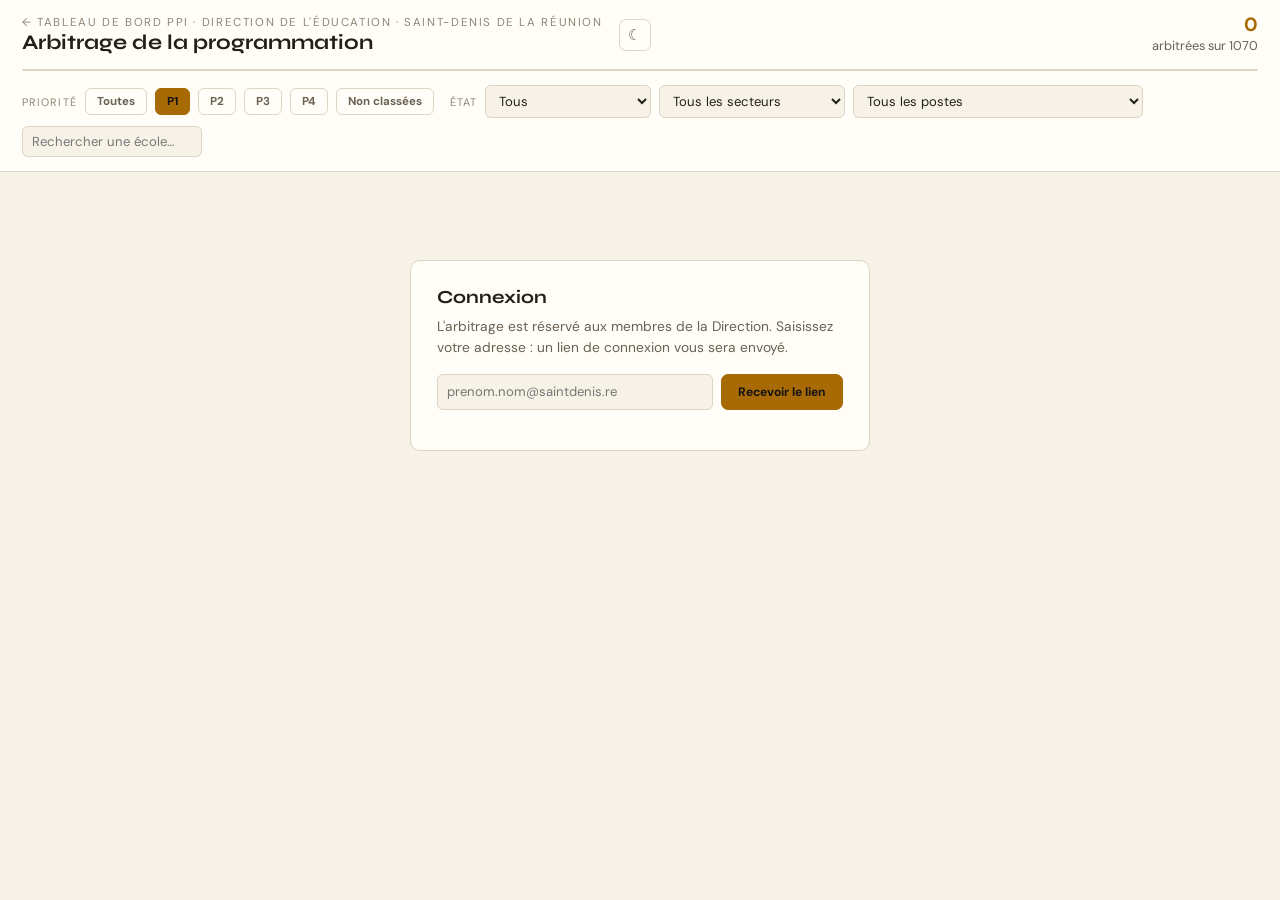
<file: arbitrage.html>
<!doctype html>
<html lang="fr">
<head>
<meta charset="utf-8">
<meta name="viewport" content="width=device-width,initial-scale=1">
<title>Arbitrage de la programmation — PPI Écoles</title>
<link rel="preconnect" href="https://fonts.googleapis.com">
<link rel="preconnect" href="https://fonts.gstatic.com" crossorigin>
<link rel="stylesheet" href="https://fonts.googleapis.com/css2?family=Syne:wght@600;700&family=DM+Sans:opsz,wght@9..40,400;9..40,500;9..40,700&display=swap">
<style>
:root{
  --bg:#0d1117; --surface:#161b22; --surface2:#1c2230; --border:#2a3441;
  --accent:#f0a500; --accent2:#3ecfcf; --accent3:#e05c5c; --accent4:#6ab04c;
  --text:#e2e8f0; --text-muted:#7a8fa6; --text-dim:#4a5568;
  --ombre:rgba(0,0,0,.45); color-scheme:dark;
}
body.jour{
  --bg:#f6f2e8; --surface:#fffdf7; --surface2:#efe9db; --border:#ddd4c2;
  --accent:#a86a04; --accent2:#0c757e; --accent3:#b93a3a; --accent4:#4a7d2c;
  --text:#221f19; --text-muted:#6a6155; --text-dim:#8f8577;
  --ombre:rgba(90,74,42,.16); color-scheme:light;
}
*{box-sizing:border-box}
body{margin:0;background:var(--bg);color:var(--text);
  font-family:'DM Sans',system-ui,sans-serif;font-size:14px;line-height:1.5;
  -webkit-font-smoothing:antialiased}
h1,h2,h3{font-family:'Syne',sans-serif;font-weight:700;margin:0;line-height:1.15}
.mono{font-variant-numeric:tabular-nums}
.wrap{max-width:1560px;margin:0 auto;padding-inline:22px}
a{color:var(--accent2)}

header{background:var(--surface);border-bottom:1px solid var(--border);position:sticky;top:0;z-index:40}
.htop{display:flex;align-items:center;gap:16px;flex-wrap:wrap;padding-block:14px 0}
.htop h1{font-size:1.3rem}
.fil{font-size:.72rem;letter-spacing:.14em;text-transform:uppercase;color:var(--text-dim)}
.qui{margin-left:auto;display:flex;align-items:center;gap:10px;font-size:.8rem;color:var(--text-muted)}
.qui b{color:var(--text);font-weight:500}
.avance{font-size:.8rem;color:var(--text-muted);text-align:right}
.avance b{display:block;font-size:1.2rem;color:var(--accent);font-weight:700;line-height:1.1}

.env{display:grid;grid-template-columns:repeat(auto-fit,minmax(108px,1fr));gap:1px;
  background:var(--surface2);border:1px solid var(--border);border-radius:8px;
  margin-block:14px;overflow:hidden}
.env>div{background:var(--surface2);padding:9px 12px;outline:1px solid var(--border);outline-offset:0}
.env .an{font-size:.68rem;letter-spacing:.11em;color:var(--text-dim);text-transform:uppercase}
.env .mt{font-size:1.02rem;font-weight:700;margin-top:3px;font-variant-numeric:tabular-nums}
.env .nb{font-size:.7rem;color:var(--text-dim);margin-top:1px}
.env .tot{background:#1a2230} .env .tot .mt{color:var(--accent)}
.env .dtt .mt{color:var(--accent2)}

.filtres{display:flex;gap:8px;align-items:center;flex-wrap:wrap;padding-bottom:14px}
.filtres span.lb{font-size:.68rem;letter-spacing:.1em;text-transform:uppercase;color:var(--text-dim)}
select,input[type=search],input[type=email],input[type=number]{font-family:inherit;font-size:.82rem;
  padding:6px 9px;border-radius:6px;border:1px solid var(--border);background:var(--bg);color:var(--text)}
input[type=search]{min-width:180px}
.pill{font-size:.72rem;font-weight:700;padding:5px 11px;border-radius:6px;border:1px solid var(--border);
  background:transparent;color:var(--text-muted);cursor:pointer;font-family:inherit}
.pill[aria-pressed="true"]{background:var(--accent);color:#141414;border-color:var(--accent)}
.cnt{margin-left:auto;font-size:.74rem;color:var(--text-dim);font-variant-numeric:tabular-nums}

main{padding-block:18px 70px}
.ligne{background:var(--surface);border:1px solid var(--border);border-radius:8px;margin-bottom:7px;
  display:grid;grid-template-columns:46px minmax(160px,1.4fr) minmax(130px,1fr) 34px minmax(170px,2fr) auto;
  gap:13px;align-items:center;padding:10px 13px}
.ligne.ppi{border-left:3px solid var(--accent)}
.ligne.entretien{border-left:3px solid var(--accent2)}
.ligne.ecarte{opacity:.5}
.ligne.verse{box-shadow:inset 0 0 0 1px var(--accent4)}
.rg{font-size:.7rem;font-weight:700;text-align:center;border-radius:5px;padding:4px 0}
.rg.P1{background:var(--accent3);color:#fff} .rg.P2{background:#c9772f;color:#fff}
.rg.P3{background:#3a4657;color:var(--text-muted)} .rg.P4,.rg.x{background:#232c3a;color:var(--text-dim)}
.ec{font-weight:500;line-height:1.25}
.ec small{display:block;color:var(--text-dim);font-weight:400;font-size:.7rem;letter-spacing:.04em}
.po{font-size:.82rem;color:var(--text-muted)}
.nt{font-size:.74rem;font-weight:700;text-align:center;border-radius:5px;padding:4px 0}
.nt.v4{background:var(--accent3);color:#fff} .nt.v3{background:#c9772f;color:#fff}
.nt.v2{background:#3d3520;color:var(--accent)} .nt.v1{background:#223424;color:var(--accent4)}
.nt.v0{background:#232c3a;color:var(--text-dim)}
.ctx{font-size:.78rem;color:var(--text-muted);line-height:1.35}
.ctx .src{font-size:.62rem;letter-spacing:.09em;text-transform:uppercase;color:var(--text-dim);margin-right:6px}
.ctx button{background:none;border:0;color:var(--accent2);cursor:pointer;font:inherit;font-size:.74rem;padding:0}
.dec{display:flex;gap:7px;align-items:center;flex-wrap:wrap;justify-content:flex-end}
.dgrp{display:flex;border:1px solid var(--border);border-radius:7px;overflow:hidden;
  box-shadow:0 1px 0 var(--ombre)}
.dgrp button{font-size:.72rem;font-weight:700;padding:7px 13px;border:0;background:var(--surface2);
  color:var(--text);cursor:pointer;border-right:1px solid var(--border);font-family:inherit;
  transition:background .12s,color .12s}
.dgrp button:hover{background:var(--accent);color:#141414}
.dgrp button.d2:hover{background:var(--accent2);color:#08201f}
.dgrp button.d3:hover{background:var(--text-dim);color:var(--surface)}
.dgrp button:focus-visible{outline:2px solid var(--accent);outline-offset:-2px}
.dgrp button:last-child{border-right:0}
.dgrp button[aria-pressed="true"]{background:var(--accent);color:#141414}
.dgrp button.d2[aria-pressed="true"]{background:var(--accent2);color:#08201f}
.dgrp button.d3[aria-pressed="true"]{background:#3a4657;color:var(--text)}
.dec input[type=number]{width:100px;text-align:right;font-variant-numeric:tabular-nums}
.versee{font-size:.7rem;font-weight:700;letter-spacing:.04em;padding:6px 11px;border-radius:7px;
  background:var(--accent4);color:#fff;white-space:nowrap}
.bt-reprendre{font-family:inherit;font-size:.72rem;font-weight:700;padding:6px 12px;border-radius:7px;
  border:1px solid var(--border);background:var(--surface2);color:var(--text-muted);cursor:pointer}
.bt-reprendre:hover{border-color:var(--accent3);color:var(--accent3)}
.dec .manque{border-color:var(--accent);background:#2a2415}
.detail{grid-column:1/-1;border-top:1px solid var(--border);margin-top:9px;padding-top:10px;
  font-size:.8rem;color:var(--text-muted);line-height:1.45;display:flex;flex-direction:column;gap:8px}
.detail b{color:var(--text);font-weight:500}
.detail .tag{font-size:.6rem;letter-spacing:.09em;text-transform:uppercase;color:var(--text-dim);display:block}
.consigne{margin:0 0 14px;padding:11px 15px;background:var(--surface);border:1px solid var(--border);
  border-left:3px solid var(--accent);border-radius:7px;font-size:.83rem;color:var(--text-muted);max-width:none}
.consigne b{color:var(--text)}
.hidden{display:none!important}
.vide{text-align:center;padding:48px 20px;color:var(--text-dim)}

.bt{font-family:inherit;font-size:.76rem;font-weight:700;padding:9px 16px;border-radius:7px;
  border:1px solid var(--accent);background:var(--accent);color:#141414;cursor:pointer}
.bt.sec{background:transparent;color:var(--accent)}
.bt.gh{border-color:var(--border);background:transparent;color:var(--text-muted)}
.bt:disabled{opacity:.4;cursor:default}
.panneau{background:var(--surface);border:1px solid var(--border);border-radius:10px;padding:20px 22px;margin-top:28px}
.panneau h2{font-size:1.05rem;margin-bottom:7px}
.panneau p{margin:0 0 15px;color:var(--text-muted);font-size:.85rem;max-width:76ch}
.bts{display:flex;gap:10px;flex-wrap:wrap}
.note{margin-top:14px;font-size:.78rem;color:var(--text-dim);max-width:76ch}
.connexion{max-width:460px;margin:70px auto;background:var(--surface);border:1px solid var(--border);
  border-radius:10px;padding:26px}
.connexion h2{font-size:1.15rem;margin-bottom:8px}
.connexion p{color:var(--text-muted);font-size:.86rem;margin:0 0 16px}
.connexion form{display:flex;gap:8px}
.connexion input{flex:1}
#etat{position:fixed;left:50%;transform:translateX(-50%);bottom:20px;background:var(--surface2);
  border:1px solid var(--border);color:var(--text);padding:10px 18px;border-radius:8px;font-size:.82rem;
  z-index:70;opacity:0;pointer-events:none;transition:opacity .2s;box-shadow:0 6px 24px var(--ombre);max-width:80vw}
#etat.on{opacity:1}
body.jour .rg.P3{background:#e4ddcc;color:var(--text-muted)}
body.jour .rg.P4,body.jour .rg.x{background:#eae4d6;color:var(--text-dim)}
body.jour .nt.v2{background:#f4e6c4;color:#8a6a10}
body.jour .nt.v1{background:#dfeccf;color:#3f6b24}
body.jour .nt.v0{background:#eae4d6;color:var(--text-dim)}
body.jour .dec .manque{background:#f9edd2}
body.jour .env .tot{background:#f3ead7}
.btn-theme{background:none;border:1px solid var(--border);color:var(--text-muted);
  border-radius:7px;width:32px;height:32px;cursor:pointer;font-size:.95rem;line-height:1}
.btn-theme:hover{color:var(--accent);border-color:var(--accent)}
@media (max-width:1150px){
  .ligne{grid-template-columns:42px 1fr 34px;row-gap:9px}
  .ligne .po{grid-column:2/4} .ligne .ctx{grid-column:1/-1} .dec{grid-column:1/-1;justify-content:flex-start}
}
@media (prefers-reduced-motion:reduce){*{transition:none!important}}
</style>
</head>
<body>

<header><div class="wrap">
  <div class="htop">
    <div><div class="fil"><a href="./" style="color:var(--text-dim);text-decoration:none">← Tableau de bord PPI</a>
           · Direction de l'Éducation · Saint-Denis de La Réunion</div>
         <h1>Arbitrage de la programmation</h1></div>
    <button id="btn-theme" class="btn-theme" onclick="basculerTheme()" title="Changer de thème">☾</button>
    <div class="qui" id="qui"></div>
    <div class="avance"><b id="pfait">0</b><span>arbitrées sur <span id="ptot">—</span></span></div>
  </div>
  <div class="env" id="env"></div>
  <div class="filtres" id="barre">
    <span class="lb">Priorité</span>
    <button class="pill" data-f="rang" data-v="" aria-pressed="false">Toutes</button>
    <button class="pill" data-f="rang" data-v="P1" aria-pressed="true">P1</button>
    <button class="pill" data-f="rang" data-v="P2" aria-pressed="false">P2</button>
    <button class="pill" data-f="rang" data-v="P3" aria-pressed="false">P3</button>
    <button class="pill" data-f="rang" data-v="P4" aria-pressed="false">P4</button>
    <button class="pill" data-f="rang" data-v="—" aria-pressed="false">Non classées</button>
    <span class="lb" style="margin-left:8px">État</span>
    <select id="fdec">
      <option value="">Tous</option><option value="0">À arbitrer</option>
      <option value="ppi">Retenues au PPI</option><option value="entretien">Maintenance DTT</option>
      <option value="ecarte">Écartées</option><option value="verse">Déjà versées au plan</option>
    </select>
    <select id="fsect"><option value="">Tous les secteurs</option></select>
    <select id="fposte"><option value="">Tous les postes</option></select>
    <input type="search" id="fq" placeholder="Rechercher une école…" aria-label="Rechercher une école">
    <span class="cnt" id="cnt"></span>
  </div>
</div></header>

<main><div class="wrap">
  <div id="connexion" class="connexion hidden">
    <h2>Connexion</h2>
    <p>L'arbitrage est réservé aux membres de la Direction. Saisissez votre adresse :
       un lien de connexion vous sera envoyé.</p>
    <form id="fconn"><input type="email" id="mail" placeholder="prenom.nom@saintdenis.re" required>
      <button class="bt" type="submit">Recevoir le lien</button></form>
    <div class="note" id="noteconn"></div>
  </div>

  <div id="appli">
    <p class="consigne">Pour chaque intervention, choisissez sa destination à droite de la ligne :
       <b>PPI</b> pour l'inscrire au plan — l'année, le type et le montant s'ouvrent alors —,
       <b>Maintenance</b> pour la confier à la Direction des travaux du territoire,
       <b>Écarter</b> pour la laisser sans suite. Tout est enregistré aussitôt.
       Une intervention déjà versée au plan se reprend par le bouton <b>Reprendre</b> :
       son opération est alors retirée du plan et la décision se rouvre.</p>
    <div id="liste"></div>
    <div class="vide hidden" id="vide">Aucune intervention ne correspond à ces filtres.</div>

    <section class="panneau">
      <h2>Verser les arbitrages au plan</h2>
      <p>Les interventions retenues au PPI, pourvues d'une année et d'un montant, deviennent des
         opérations du plan : elles apparaîtront dans le tableau de bord, la carte et les exports,
         au même titre que les lignes existantes. Une intervention déjà versée est marquée et ne
         peut pas l'être deux fois. Le deuxième bouton reprend <b>exactement la liste que vos
         filtres désignent</b>, arbitrée ou non — de quoi sortir le tableau d'un secteur, d'un
         poste ou d'une priorité pour le porter en réunion.</p>
      <div class="bts">
        <button class="bt" id="verser">Verser au plan les interventions prêtes</button>
        <button class="bt sec" id="expDTT">Maintenance DTT (.csv)</button>
        <button class="bt gh" onclick="location.href='entretien.html'">Suivi d'exécution DTT</button>
        <button class="bt sec" id="expVue">Exporter la liste affichée</button>
        <button class="bt gh" id="expCSV">Export CSV de l'arbitrage</button>
      </div>
      <div class="note" id="notepan"></div>
    </section>
  </div>
</div></main>
<div id="etat" role="status" aria-live="polite"></div>

<script>
/* Même mécanisme que le tableau de bord : classe « jour » sur le corps,
   préférence conservée sous la clé ppi:theme. Le choix suit d'une page à l'autre. */
function themeActuel(){ return document.body.classList.contains('jour') ? 'jour' : 'nuit'; }
function appliquerTheme(t, memoriser){
  document.body.classList.toggle('jour', t === 'jour');
  var b = document.getElementById('btn-theme');
  if (b) { b.textContent = t === 'jour' ? '☾' : '☀';
           b.title = t === 'jour' ? 'Passer en mode nuit' : 'Passer en mode jour'; }
  if (memoriser) { try { localStorage.setItem('ppi:theme', t); } catch (e) {} }
}
function basculerTheme(){ appliquerTheme(themeActuel() === 'jour' ? 'nuit' : 'jour', true); }
(function(){
  var t;
  try { t = localStorage.getItem('ppi:theme'); } catch (e) {}
  // Même règle que le tableau de bord : l'ivoire est le mode par défaut,
  // seul un choix explicite de « nuit » passe la page en sombre.
  appliquerTheme(t !== 'nuit' ? 'jour' : 'nuit', false);
})();
</script>
<script src="donnees/config.js"></script>
<script src="donnees/source.js"></script>
<script src="arbitrage.js?v=5"></script>
</body>
</html>
</file>
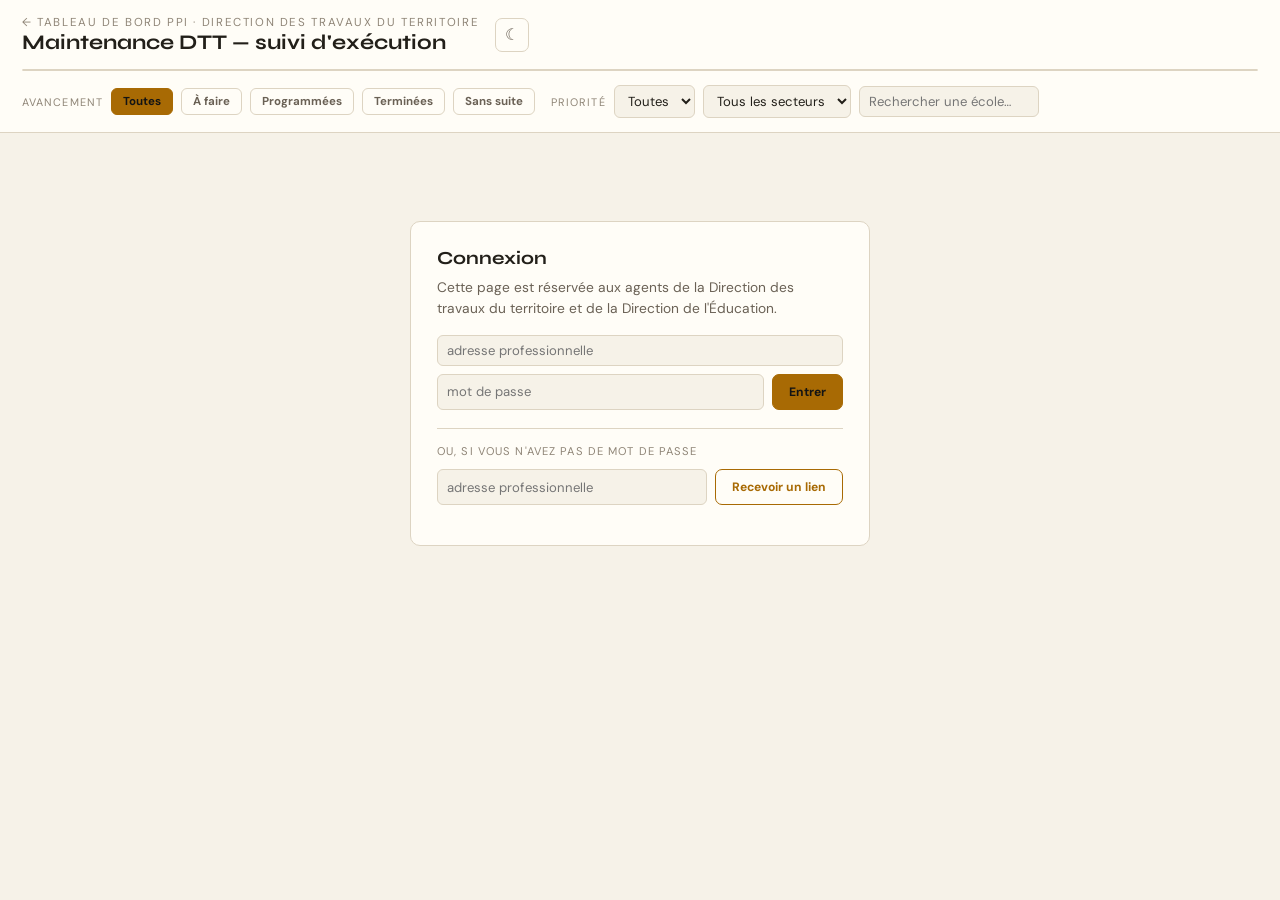
<file: entretien.html>
<!doctype html>
<html lang="fr">
<head>
<meta charset="utf-8">
<meta name="viewport" content="width=device-width,initial-scale=1">
<title>Maintenance DTT — suivi d'exécution — PPI Écoles</title>
<link rel="preconnect" href="https://fonts.googleapis.com">
<link rel="preconnect" href="https://fonts.gstatic.com" crossorigin>
<link rel="stylesheet" href="https://fonts.googleapis.com/css2?family=Syne:wght@600;700&family=DM+Sans:opsz,wght@9..40,400;9..40,500;9..40,700&display=swap">
<style>
:root{
  --bg:#0d1117; --surface:#161b22; --surface2:#1c2230; --border:#2a3441;
  --accent:#f0a500; --accent2:#3ecfcf; --accent3:#e05c5c; --accent4:#6ab04c;
  --text:#e2e8f0; --text-muted:#7a8fa6; --text-dim:#4a5568;
  --ombre:rgba(0,0,0,.45); color-scheme:dark;
}
body.jour{
  --bg:#f6f2e8; --surface:#fffdf7; --surface2:#efe9db; --border:#ddd4c2;
  --accent:#a86a04; --accent2:#0c757e; --accent3:#b93a3a; --accent4:#4a7d2c;
  --text:#221f19; --text-muted:#6a6155; --text-dim:#8f8577;
  --ombre:rgba(90,74,42,.16); color-scheme:light;
}
*{box-sizing:border-box}
body{margin:0;background:var(--bg);color:var(--text);
  font-family:'DM Sans',system-ui,sans-serif;font-size:14px;line-height:1.5;
  -webkit-font-smoothing:antialiased}
h1,h2,h3{font-family:'Syne',sans-serif;font-weight:700;margin:0;line-height:1.15}
.wrap{max-width:1560px;margin:0 auto;padding-inline:22px}
a{color:var(--accent2)}

header{background:var(--surface);border-bottom:1px solid var(--border);position:sticky;top:0;z-index:40}
.htop{display:flex;align-items:center;gap:16px;flex-wrap:wrap;padding-block:14px 0}
.htop h1{font-size:1.3rem}
.fil{font-size:.72rem;letter-spacing:.14em;text-transform:uppercase;color:var(--text-dim)}
.qui{margin-left:auto;display:flex;align-items:center;gap:10px;font-size:.8rem;color:var(--text-muted)}
.qui b{color:var(--text);font-weight:500}
.btn-theme{background:transparent;border:1px solid var(--border);color:var(--text-muted);
  border-radius:7px;width:34px;height:34px;cursor:pointer;font-size:1rem;line-height:1}

.env{display:grid;grid-template-columns:repeat(auto-fit,minmax(124px,1fr));gap:1px;
  background:var(--surface2);border:1px solid var(--border);border-radius:8px;
  margin-block:14px;overflow:hidden}
.env>div{background:var(--surface2);padding:9px 12px;outline:1px solid var(--border)}
.env .an{font-size:.68rem;letter-spacing:.11em;color:var(--text-dim);text-transform:uppercase}
.env .mt{font-size:1.02rem;font-weight:700;margin-top:3px;font-variant-numeric:tabular-nums}
.env .nb{font-size:.7rem;color:var(--text-dim);margin-top:1px}
.env .fait .mt{color:var(--accent4)}
.env .prog .mt{color:var(--accent2)}
.env .tot .mt{color:var(--accent)}

.filtres{display:flex;gap:8px;align-items:center;flex-wrap:wrap;padding-bottom:14px}
.filtres span.lb{font-size:.68rem;letter-spacing:.1em;text-transform:uppercase;color:var(--text-dim)}
select,input[type=search],input[type=email],input[type=number],input[type=date],input[type=text]{
  font-family:inherit;font-size:.82rem;padding:6px 9px;border-radius:6px;
  border:1px solid var(--border);background:var(--bg);color:var(--text)}
input[type=search]{min-width:180px}
.pill{font-size:.72rem;font-weight:700;padding:5px 11px;border-radius:6px;border:1px solid var(--border);
  background:transparent;color:var(--text-muted);cursor:pointer;font-family:inherit}
.pill[aria-pressed="true"]{background:var(--accent);color:#141414;border-color:var(--accent)}
.cnt{margin-left:auto;font-size:.74rem;color:var(--text-dim);font-variant-numeric:tabular-nums}

main{padding-block:18px 70px}
.ligne{background:var(--surface);border:1px solid var(--border);border-radius:8px;margin-bottom:7px;
  display:grid;grid-template-columns:46px minmax(150px,1.3fr) minmax(120px,.9fr) 34px minmax(160px,1.8fr) auto;
  gap:13px;align-items:center;padding:10px 13px}
.ligne.st-programme{border-left:3px solid var(--accent2)}
.ligne.st-termine{border-left:3px solid var(--accent4)}
.ligne.st-sans_suite{opacity:.5;border-left:3px solid var(--text-dim)}
.rg{font-size:.7rem;font-weight:700;text-align:center;border-radius:5px;padding:4px 0}
.rg.P1{background:var(--accent3);color:#fff} .rg.P2{background:#c9772f;color:#fff}
.rg.P3{background:#3a4657;color:var(--text-muted)} .rg.P4,.rg.x{background:#232c3a;color:var(--text-dim)}
body.jour .rg.P3{background:#e3dccc;color:var(--text-muted)}
body.jour .rg.P4,body.jour .rg.x{background:#ece5d5;color:var(--text-dim)}
.ec{font-weight:500;line-height:1.25}
.ec small{display:block;color:var(--text-dim);font-weight:400;font-size:.7rem;letter-spacing:.04em}
.po{font-size:.82rem;color:var(--text-muted)}
.nt{font-size:.74rem;font-weight:700;text-align:center;border-radius:5px;padding:4px 0}
.nt.v4{background:var(--accent3);color:#fff} .nt.v3{background:#c9772f;color:#fff}
.nt.v2{background:#3d3520;color:var(--accent)} .nt.v1{background:#223424;color:var(--accent4)}
.nt.v0{background:#232c3a;color:var(--text-dim)}
body.jour .nt.v2{background:#f3e7c9;color:var(--accent)}
body.jour .nt.v1{background:#dfeacf;color:var(--accent4)}
body.jour .nt.v0{background:#ece5d5;color:var(--text-dim)}
.ctx{font-size:.78rem;color:var(--text-muted);line-height:1.35}
.ctx .src{font-size:.62rem;letter-spacing:.09em;text-transform:uppercase;color:var(--text-dim);margin-right:6px}

.dec{display:flex;gap:7px;align-items:center;flex-wrap:wrap;justify-content:flex-end}
.dgrp{display:flex;border:1px solid var(--border);border-radius:7px;overflow:hidden;
  box-shadow:0 1px 0 var(--ombre)}
.dgrp button{font-size:.72rem;font-weight:700;padding:7px 12px;border:0;background:var(--surface2);
  color:var(--text);cursor:pointer;border-right:1px solid var(--border);font-family:inherit;
  transition:background .12s,color .12s;white-space:nowrap}
.dgrp button:last-child{border-right:0}
.dgrp button:hover{background:var(--accent2);color:#08201f}
.dgrp button.s3:hover{background:var(--accent4);color:#fff}
.dgrp button.s4:hover{background:var(--text-dim);color:var(--surface)}
.dgrp button:focus-visible{outline:2px solid var(--accent);outline-offset:-2px}
.dgrp button[aria-pressed="true"]{background:var(--accent2);color:#08201f}
.dgrp button.s3[aria-pressed="true"]{background:var(--accent4);color:#fff}
.dgrp button.s4[aria-pressed="true"]{background:#3a4657;color:var(--text)}
body.jour .dgrp button.s4[aria-pressed="true"]{background:#ddd4c2;color:var(--text)}
.dec input[type=number]{width:96px;text-align:right;font-variant-numeric:tabular-nums}
.dec input[type=date]{width:136px}
.dec label{font-size:.64rem;letter-spacing:.08em;text-transform:uppercase;color:var(--text-dim);
  display:flex;flex-direction:column;gap:3px}
.suite{grid-column:1/-1;border-top:1px solid var(--border);margin-top:9px;padding-top:10px;
  display:flex;gap:10px;align-items:flex-end;flex-wrap:wrap}
.suite label{flex:0 0 auto}
.suite .libre{flex:1 1 260px}
.suite .libre input{width:100%}
.faitle{font-size:.7rem;color:var(--text-dim);align-self:center}

.consigne{margin:0 0 14px;padding:11px 15px;background:var(--surface);border:1px solid var(--border);
  border-left:3px solid var(--accent2);border-radius:7px;font-size:.83rem;color:var(--text-muted)}
.consigne b{color:var(--text)}
.horsppi{margin:0 0 16px;padding:11px 15px;background:var(--surface);border:1px solid var(--border);
  border-left:3px solid var(--accent);border-radius:7px;font-size:.83rem;color:var(--text-muted)}
.horsppi b{color:var(--text)}
.hidden{display:none!important}
.vide{text-align:center;padding:48px 20px;color:var(--text-dim)}

.bt{font-family:inherit;font-size:.76rem;font-weight:700;padding:9px 16px;border-radius:7px;
  border:1px solid var(--accent);background:var(--accent);color:#141414;cursor:pointer}
.bt.sec{background:transparent;color:var(--accent)}
.bt.gh{border-color:var(--border);background:transparent;color:var(--text-muted)}
.bt:disabled{opacity:.4;cursor:default}
.panneau{background:var(--surface);border:1px solid var(--border);border-radius:10px;padding:20px 22px;margin-top:28px}
.panneau h2{font-size:1.05rem;margin-bottom:7px}
.panneau p{margin:0 0 15px;color:var(--text-muted);font-size:.85rem;max-width:76ch}
.bts{display:flex;gap:10px;flex-wrap:wrap}
.note{margin-top:14px;font-size:.78rem;color:var(--text-dim);max-width:76ch}
.connexion{max-width:460px;margin:70px auto;background:var(--surface);border:1px solid var(--border);
  border-radius:10px;padding:26px}
.connexion h2{font-size:1.15rem;margin-bottom:8px}
.connexion p{color:var(--text-muted);font-size:.86rem;margin:0 0 16px}
.connexion form{display:flex;gap:8px;flex-wrap:wrap}
.connexion input{flex:1 1 200px}
.connexion .ou{margin:18px 0 10px;font-size:.7rem;letter-spacing:.1em;text-transform:uppercase;
  color:var(--text-dim);border-top:1px solid var(--border);padding-top:14px}
#etat{position:fixed;left:50%;transform:translateX(-50%);bottom:20px;background:var(--surface2);
  border:1px solid var(--border);color:var(--text);padding:10px 18px;border-radius:8px;font-size:.82rem;
  box-shadow:0 6px 24px var(--ombre);opacity:0;pointer-events:none;transition:opacity .2s;z-index:60;
  max-width:min(620px,90vw)}
#etat.on{opacity:1}

@media (max-width:980px){
  .ligne{grid-template-columns:44px 1fr auto;gap:9px}
  .po,.nt,.ctx{grid-column:1/-1}
  .dec{justify-content:flex-start}
}
@media (prefers-reduced-motion:reduce){*{transition:none!important}}
</style>
</head>
<body>

<header><div class="wrap">
  <div class="htop">
    <div><div class="fil"><a href="./" style="color:var(--text-dim);text-decoration:none">← Tableau de bord PPI</a>
           · Direction des travaux du territoire</div>
         <h1>Maintenance DTT — suivi d'exécution</h1></div>
    <button id="btn-theme" class="btn-theme" onclick="basculerTheme()" title="Changer de thème">☾</button>
    <div class="qui" id="qui"></div>
  </div>
  <div class="env" id="env"></div>
  <div class="filtres" id="barre">
    <span class="lb">Avancement</span>
    <button class="pill" data-f="statut" data-v="" aria-pressed="true">Toutes</button>
    <button class="pill" data-f="statut" data-v="a_faire" aria-pressed="false">À faire</button>
    <button class="pill" data-f="statut" data-v="programme" aria-pressed="false">Programmées</button>
    <button class="pill" data-f="statut" data-v="termine" aria-pressed="false">Terminées</button>
    <button class="pill" data-f="statut" data-v="sans_suite" aria-pressed="false">Sans suite</button>
    <span class="lb" style="margin-left:8px">Priorité</span>
    <select id="frang">
      <option value="">Toutes</option><option value="P1">P1</option><option value="P2">P2</option>
      <option value="P3">P3</option><option value="P4">P4</option>
    </select>
    <select id="fsect"><option value="">Tous les secteurs</option></select>
    <input type="search" id="fq" placeholder="Rechercher une école…" aria-label="Rechercher une école">
    <span class="cnt" id="cnt"></span>
  </div>
</div></header>

<main><div class="wrap">
  <div id="connexion" class="connexion hidden">
    <h2>Connexion</h2>
    <p>Cette page est réservée aux agents de la Direction des travaux du territoire
       et de la Direction de l'Éducation.</p>
    <form id="fmdp">
      <input type="email" id="mail2" placeholder="adresse professionnelle" required autocomplete="username">
      <input type="password" id="mdp" placeholder="mot de passe" required autocomplete="current-password"
             style="flex:1 1 200px;font-family:inherit;font-size:.82rem;padding:6px 9px;border-radius:6px;
                    border:1px solid var(--border);background:var(--bg);color:var(--text)">
      <button class="bt" type="submit">Entrer</button>
    </form>
    <div class="ou">Ou, si vous n'avez pas de mot de passe</div>
    <form id="fconn"><input type="email" id="mail" placeholder="adresse professionnelle" required>
      <button class="bt sec" type="submit">Recevoir un lien</button></form>
    <div class="note" id="noteconn"></div>
  </div>

  <div id="appli">
    <p class="consigne">Ces interventions vous sont confiées par la Direction de l'Éducation, au terme
       de son arbitrage. Pour chacune : <b>Programmée</b> avec la date à laquelle vous prévoyez
       d'intervenir, <b>Terminée</b> une fois le travail fait — la date du jour se met alors seule si
       vous n'en saisissez pas d'autre —, <b>Sans suite</b> si l'intervention ne relève pas de vos
       services. Le montant et la note sont facultatifs. Tout est enregistré aussitôt.</p>
    <p class="horsppi"><b>Ces montants sont hors PPI.</b> Ils sont totalisés ici pour votre suivi,
       mais n'entrent pas dans la comptabilité du plan pluriannuel d'investissement : ils ne
       rejoignent jamais le plan lui-même.</p>
    <div id="liste"></div>
    <div class="vide hidden" id="vide">Aucune intervention ne correspond à ces filtres.</div>

    <section class="panneau">
      <h2>Exporter</h2>
      <p>Le tableau reprend l'état d'avancement tel qu'il est à cet instant, filtres compris.</p>
      <div class="bts">
        <button class="bt sec" id="expVue">Exporter la liste affichée</button>
        <button class="bt gh" id="expTout">Exporter toute la maintenance</button>
      </div>
      <div class="note" id="notepan"></div>
    </section>
  </div>
</div></main>

<div id="etat" role="status" aria-live="polite"></div>

<script>
function themeActuel(){ return document.body.classList.contains('jour') ? 'jour' : 'nuit'; }
function appliquerTheme(t, memoriser){
  document.body.classList.toggle('jour', t === 'jour');
  var b = document.getElementById('btn-theme');
  if (b) { b.textContent = t === 'jour' ? '☾' : '☀';
           b.title = t === 'jour' ? 'Passer en mode nuit' : 'Passer en mode jour'; }
  if (memoriser) { try { localStorage.setItem('ppi:theme', t); } catch (e) {} }
}
function basculerTheme(){ appliquerTheme(themeActuel() === 'jour' ? 'nuit' : 'jour', true); }
(function(){
  var t;
  try { t = localStorage.getItem('ppi:theme'); } catch (e) {}
  appliquerTheme(t !== 'nuit' ? 'jour' : 'nuit', false);
})();
</script>
<script src="donnees/config.js"></script>
<script src="donnees/source.js"></script>
<script src="entretien.js?v=2"></script>
</body>
</html>
</file>
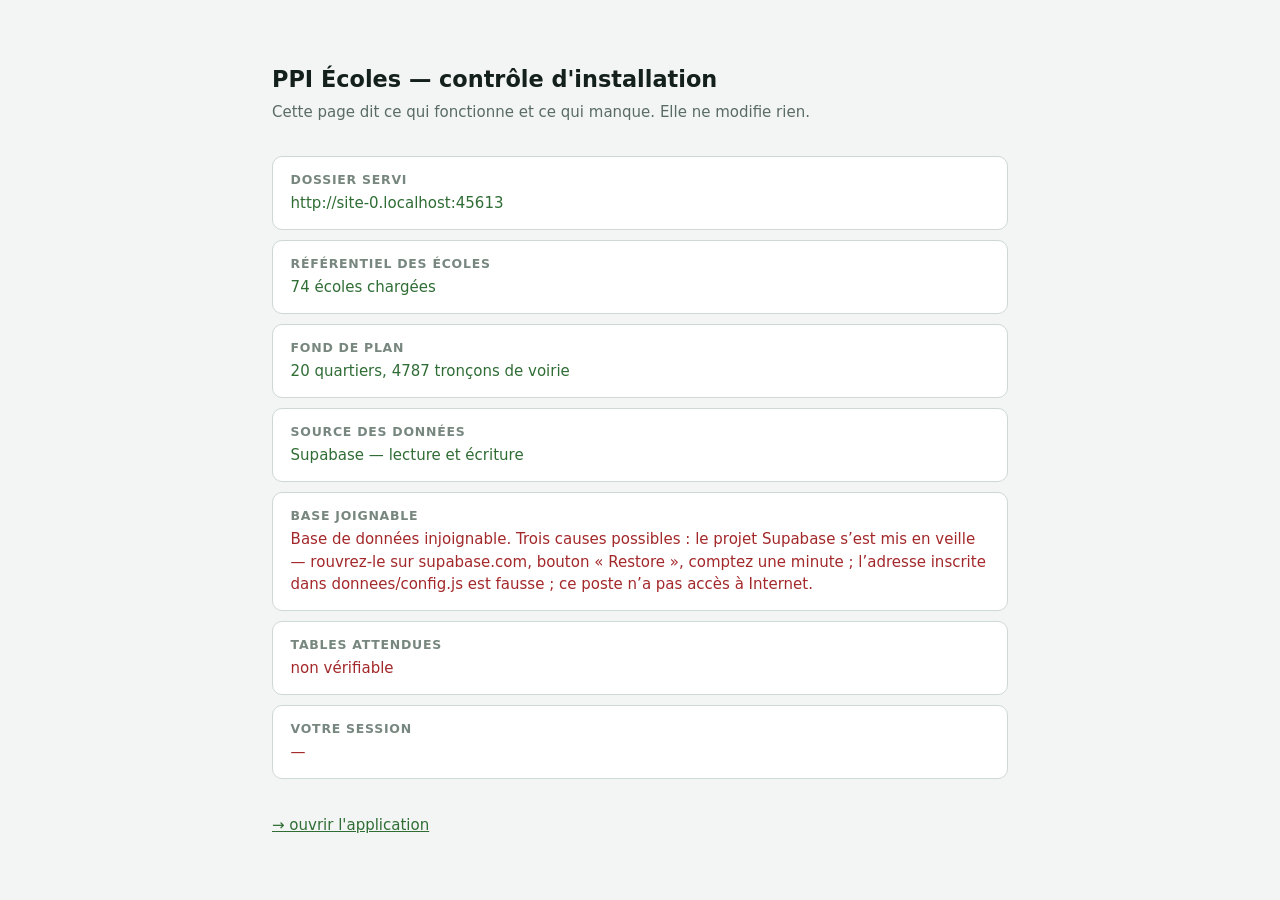
<file: verification.html>
<!doctype html>
<html lang="fr"><head><meta charset="utf-8">
<meta name="viewport" content="width=device-width,initial-scale=1">
<title>PPI Écoles — contrôle d'installation</title>
<style>
body{margin:0;font:15px/1.5 system-ui,sans-serif;background:#f2f5f3;color:#14201c}
main{max-width:46rem;margin:7vh auto;padding:0 1.5rem}
h1{font-size:1.4rem;margin:0 0 .3rem}
p.sous{color:#5a6b66;margin:0 0 2rem}
.etat{border:1px solid #cfd9d3;background:#fff;border-radius:10px;padding:.9rem 1.1rem;margin-bottom:.6rem}
.etat b{display:block;font-size:.78rem;text-transform:uppercase;letter-spacing:.06em;color:#77877f;margin-bottom:.15rem}
.ok{color:#2f6d35}.ko{color:#a3282a}.att{color:#8a6d1f}
code{background:#e8ede9;padding:.1rem .35rem;border-radius:4px;font-size:.9em}
a.retour{display:inline-block;margin-top:1.6rem;color:#2f6d35}
</style></head><body><main>
<h1>PPI Écoles — contrôle d'installation</h1>
<p class="sous">Cette page dit ce qui fonctionne et ce qui manque. Elle ne modifie rien.</p>
<div class="etat"><b>Dossier servi</b><span id="orig">…</span></div>
<div class="etat"><b>Référentiel des écoles</b><span id="eco">…</span></div>
<div class="etat"><b>Fond de plan</b><span id="fond">…</span></div>
<div class="etat"><b>Source des données</b><span id="src">…</span></div>
<div class="etat"><b>Base joignable</b><span id="base">…</span></div>
<div class="etat"><b>Tables attendues</b><span id="tables">…</span></div>
<div class="etat"><b>Votre session</b><span id="moi">…</span></div>
<a class="retour" href="index.html">→ ouvrir l'application</a>
</main>
<script src="donnees/config.js"></script>
<script src="donnees/source.js"></script>
<script>
const dire=(id,txt,etat)=>{const e=document.getElementById(id);
  e.textContent=txt;e.className=etat||'ok';};
const servi = location.protocol==='http:'||location.protocol==='https:';
dire('orig', servi ? location.origin
     : "null — page ouverte depuis le disque : lancez demarrer.command", servi?'ok':'ko');

fetch('donnees/ecoles.json').then(r=>r.json())
  .then(d=>dire('eco', d.ecoles.length+' écoles chargées'))
  .catch(e=>dire('eco','échec : '+e.message,'ko'));
fetch('donnees/fond.json').then(r=>r.json())
  .then(d=>dire('fond', d.quartiers.length+' quartiers, '+d.routes.length+' tronçons de voirie'))
  .catch(e=>dire('fond','échec : '+e.message,'ko'));

(async function () {
  const LIB = { supabase:'Supabase — lecture et écriture',
                gsheet:'feuille Google — lecture seule',
                instantane:'instantané local — lecture seule' };
  dire('src', LIB[Source.mode] || Source.mode,
       Source.mode==='supabase' ? 'ok' : 'att');

  if (Source.mode !== 'supabase') {
    const m = "donnees/config.js ne porte pas encore d'adresse : lancez "
            + "supabase/installer.command pour basculer sur la base.";
    dire('base', m, 'att'); dire('tables','—','att'); dire('moi','—','att');
    return;
  }

  // La session d'abord : sonder avant de l'avoir reprise ferait dire à cette
  // page que la lecture est refusée alors qu'elle ne l'est pas.
  let s = null, panneReseau = null;
  try { s = await Source.reprendreSession(); }
  catch (e) { if (e.reseau) panneReseau = e; }

  let debout = false;
  try {
    await Source.ecoles();
    debout = true;
    dire('base', CONFIG.SUPABASE_URL + " — répond");
  } catch (e) {
    if (e.reseau) { dire('base', e.message, 'ko'); }
    else if (/ 404 /.test(e.message)) {
      debout = true;
      dire('base', CONFIG.SUPABASE_URL + " — répond, mais les tables n'existent pas "
        + "encore : exécutez supabase/schema.sql dans l'éditeur SQL.", 'ko');
    } else {
      debout = true;
      dire('base', CONFIG.SUPABASE_URL + ' — répond, mais la lecture est refusée'
        + (s ? " : votre compte n'est pas inscrit dans « membres »."
             : ' tant que vous n’êtes pas connecté.'), s ? 'ko' : 'att');
    }
  }
  if (!debout) { dire('tables','non vérifiable','ko'); dire('moi','—','ko'); return; }

  const manque = [];
  for (const t of ['ecoles','operations','observations','alertes','membres']) {
    const r = await fetch(CONFIG.SUPABASE_URL.replace(/\/$/,'')+'/rest/v1/'+t+'?select=*&limit=1',
      { headers:{ apikey:CONFIG.SUPABASE_CLE_PUBLIQUE,
                  Authorization:'Bearer '+CONFIG.SUPABASE_CLE_PUBLIQUE } });
    if (r.status === 404) manque.push(t);      // 401/403 = la table existe
  }
  dire('tables', manque.length
    ? 'manquantes : '+manque.join(', ')+" — exécutez supabase/schema.sql"
    : 'les cinq tables existent', manque.length?'ko':'ok');

  if (panneReseau) dire('moi', 'non vérifiable : la base ne répond pas', 'ko');
  else if (!s)     dire('moi', "pas connecté — connectez-vous depuis l'application", 'att');
  else if (!s.role) dire('moi', s.email+" — compte non inscrit dans « membres »", 'ko');
  else              dire('moi', s.email+' — '+s.role);
})();
</script></body></html>
</file>
<file: carte.css>
/* Vue Carte — s'appuie sur les jetons de couleur du tableau de bord */
/* La barre d'outils occupe deux rangées ; la légende et les avis doivent rester
   visibles sous la carte plutôt que de passer sous le pli. */
#page-carte .carte-wrap{display:grid;grid-template-columns:1fr 340px;gap:16px;
  height:calc(100vh - 290px);min-height:400px}
#page-carte .carte-zone{position:relative;background:var(--surface);
  border:1px solid var(--border);border-radius:12px;overflow:hidden}
#carte-svg{width:100%;height:100%;display:block;touch-action:none;cursor:grab}
#carte-svg.glisse{cursor:grabbing}

/* ------------------------------------------------------------------
   Choix du fond : interrupteur à deux pastilles.
   Deux fonds seulement — plan et vue aérienne — se montrent mieux côte
   à côte que repliés dans une liste déroulante : on voit d'un coup d'œil
   ce qui est affiché ET ce qui est disponible. Les boutons radio restent
   de vrais boutons radio, invisibles mais présents : le clavier et les
   lecteurs d'écran continuent de fonctionner.
   ------------------------------------------------------------------ */
.vue-bascule{display:inline-flex;gap:2px;padding:3px;border-radius:999px;
  background:var(--surface2);border:1px solid var(--border)}
.vue-choix{position:relative;display:block;margin:0}
.vue-choix input{position:absolute;inset:0;width:100%;height:100%;
  margin:0;opacity:0;cursor:pointer}
.vue-choix span{display:block;padding:5px 13px;border-radius:999px;
  font-family:'DM Sans',sans-serif;font-size:12px;line-height:1.35;
  white-space:nowrap;color:var(--text-muted);
  transition:background .15s,color .15s}
.vue-choix input:hover+span{color:var(--text)}
.vue-choix input:checked+span{background:var(--accent);color:var(--bg);
  font-weight:600}
.vue-choix input:focus-visible+span{outline:2px solid var(--accent);
  outline-offset:2px}
@media (prefers-reduced-motion:reduce){.vue-choix span{transition:none}}
/* Sur tablette la barre d'outils est déjà chargée : on garde les pastilles
   mais on resserre. */
@media (max-width:1280px){.vue-choix span{padding:5px 10px;font-size:11.5px}}


/* fond de plan */
#carte-svg .c-mer{fill:#12222e}
#carte-svg .c-quartiers path{fill:var(--surface2);stroke:none}
#carte-svg .c-voisins path{fill:var(--bg);stroke:var(--border);stroke-width:1px;
  vector-effect:non-scaling-stroke}
#carte-svg .c-bati{opacity:.16}
#carte-svg .c-voirie{fill:none;stroke:#3d4a5c;stroke-width:.8px;stroke-linecap:round;
  stroke-linejoin:round;vector-effect:non-scaling-stroke;opacity:.85}
#carte-svg .c-traits path{fill:none;stroke:var(--border);stroke-width:1px;
  vector-effect:non-scaling-stroke;stroke-linejoin:round}
#carte-svg .c-etiq{fill:var(--text-dim);font-family:'DM Sans',sans-serif;text-anchor:middle;
  pointer-events:none;paint-order:stroke;stroke:var(--surface2);stroke-linejoin:round;
  letter-spacing:.04em}

/* marqueurs */
#carte-svg .c-mk{cursor:pointer}
#carte-svg .c-zone{fill:transparent;stroke:none;pointer-events:all}
#carte-svg .c-halo{fill:none;stroke:var(--accent);stroke-width:2px;
  vector-effect:non-scaling-stroke;pointer-events:none}
#carte-svg .c-vide{fill:var(--surface2);stroke:var(--text-dim);stroke-width:1.4px;
  vector-effect:non-scaling-stroke}
#carte-svg .c-mk path{vector-effect:non-scaling-stroke;pointer-events:all}
#carte-svg .c-mk:hover path{filter:brightness(1.25)}

/* infobulle */
#carte-bulle{position:absolute;pointer-events:none;background:var(--surface);
  border:1px solid var(--border);border-radius:10px;padding:9px 12px;font-size:12px;
  color:var(--text);box-shadow:0 8px 24px var(--ombre);
  transform:translate(-50%,calc(-100% - 14px));opacity:0;transition:opacity .1s;
  z-index:6;max-width:330px}
#carte-bulle.on{opacity:1}
#carte-bulle b{display:block;font-size:13px;font-weight:600}
#carte-bulle .c-q{display:block;font-size:10px;color:var(--text-dim);
  letter-spacing:.06em;text-transform:uppercase;margin-top:1px}

/* listes d'opérations, partagées bulle / panneau */
.c-ops{list-style:none;margin:7px 0 0;padding:0;display:flex;flex-direction:column;gap:4px}
.c-ops li{display:flex;align-items:center;gap:7px;white-space:nowrap;font-size:12px}
.c-pt{width:9px;height:9px;border-radius:50%;flex:none}
.c-nom{flex:1;min-width:0;overflow:hidden;text-overflow:ellipsis}
.c-an{font-variant-numeric:tabular-nums;color:var(--text-muted);font-size:11px}
.c-mt{font-variant-numeric:tabular-nums;color:var(--text-muted);font-size:11px;
  min-width:70px;text-align:right}
.c-et{font-size:10px;text-transform:uppercase;letter-spacing:.04em;min-width:76px;
  text-align:right}
.c-tot{margin-top:7px;padding-top:6px;border-top:1px solid var(--border);
  font-size:11px;color:var(--text-muted);text-align:right}
.c-rien{margin-top:6px;color:var(--text-dim);font-style:italic;font-size:12px}

/* panneau latéral */
#page-carte .carte-panneau{background:var(--surface);border:1px solid var(--border);
  border-radius:12px;padding:14px 16px;overflow-y:auto}
.c-vide-panneau{color:var(--text-dim);font-size:13px;line-height:1.6}
.c-retour{background:none;border:none;color:var(--text-muted);font-size:12px;
  cursor:pointer;padding:0;margin-bottom:10px;font-family:'DM Sans',sans-serif}
.c-retour:hover{color:var(--text)}
.c-fiche h3{font-family:'Syne',sans-serif;font-weight:700;font-size:17px;margin:0 0 2px}
.c-meta{font-size:11.5px;color:var(--text-dim);margin-bottom:14px}
.c-bloc{margin-bottom:16px}
.c-bloc-t{font-size:10px;text-transform:uppercase;letter-spacing:.07em;
  color:var(--text-muted);font-weight:600;margin-bottom:7px}
.c-filtre{color:var(--accent);text-transform:none;letter-spacing:0;font-weight:400}
.c-note{margin-top:7px;font-size:11px;color:var(--text-dim);line-height:1.5}

/* barre d'outils de la carte */
#page-carte .carte-outils{display:flex;gap:10px;flex-wrap:wrap;align-items:center;
  margin-bottom:14px}
#carte-compteurs{display:flex;gap:16px;margin-left:auto;font-size:12px;
  color:var(--text-muted)}
#carte-compteurs b{color:var(--text);font-size:15px;font-variant-numeric:tabular-nums}
#carte-legende{display:flex;flex-wrap:wrap;gap:10px;margin-top:10px;font-size:11px;
  color:var(--text-muted)}
.c-lg{display:inline-flex;align-items:center;gap:5px}
.c-lg i{width:9px;height:9px;border-radius:50%;display:inline-block}
#carte-etat{font-size:11px;color:var(--accent);min-height:14px;margin-top:6px}
.carte-zoom{position:absolute;left:12px;bottom:12px;display:flex;flex-direction:column;
  background:var(--surface);border:1px solid var(--border);border-radius:8px;overflow:hidden}
.carte-zoom button{background:none;border:none;color:var(--text-muted);width:30px;
  height:28px;cursor:pointer;font-size:15px}
.carte-zoom button+button{border-top:1px solid var(--border)}
.carte-zoom button:hover{background:var(--surface2);color:var(--text)}

/* ------------------------------------------------------------------
   Tablette (iPad en paysage : environ 1024 à 1180 px)
   ------------------------------------------------------------------
   Sur ces largeurs, la grille « carte + panneau de 340 px » laissait à la
   carte moins de deux tiers de l'écran, et le panneau restait large même
   sans fiche ouverte. On rend donc toute la largeur à la carte, et la fiche
   vient se poser par-dessus quand on touche une école.
   La barre d'outils est resserrée : elle occupait trois rangées. */
@media (max-width:1280px) and (min-width:901px){
  /* position:relative — c'est le repère du panneau flottant ci-dessous. */
  #page-carte .carte-wrap{display:block;height:auto;position:relative}
  #page-carte .carte-zone{height:calc(100vh - 300px);min-height:420px}

  #page-carte .carte-panneau{position:absolute;top:0;right:0;bottom:0;
    width:min(360px,54%);border-radius:0 12px 12px 0;
    border-width:0 0 0 1px;z-index:5;
    box-shadow:-14px 0 34px var(--ombre)}
  #page-carte .carte-panneau.vide{display:none}

  #page-carte .carte-outils{gap:7px;margin-bottom:10px}
  #page-carte .carte-outils .filter-select,
  #page-carte .carte-outils .filter-input{font-size:12px;padding:6px 9px}
  #carte-compteurs{gap:12px;font-size:11px}
  #carte-compteurs b{font-size:14px}
}


@media (max-width:900px){
  #page-carte .carte-wrap{grid-template-columns:1fr;height:auto}
  #page-carte .carte-zone{height:60vh}
  #page-carte .carte-panneau{max-height:50vh}
  #page-carte .carte-panneau.vide{display:none}
}

/* ------------------------------------------------------------------
   Fond de carte clair : la géographie doit se lire. Le tableau de bord
   reste sombre autour ; seule la surface cartographique s'éclaircit.
   ------------------------------------------------------------------ */
#page-carte .carte-zone.clair{background:#e8ede9;border-color:#cfd9d3}
/* En mode jour, le pourtour de la carte se réchauffe pour s'accorder à
   l'ivoire : le gris-vert d'origine y paraissait froid. Le fond sombre de
   page garde, lui, la version neutre. */
body.jour #page-carte .carte-zone.clair{background:#ece5d6;border-color:var(--border)}
body.jour .carte-zone.clair #carte-svg .c-voisins path{fill:#ece5d6;stroke:#d8cfbd}
body.jour .carte-zone.clair #carte-svg .c-traits path{stroke:#cec4b0}
.carte-zone.clair #carte-svg .c-mer{fill:#dbeafe}
.carte-zone.clair #carte-svg .c-quartiers path{fill:#ffffff}
.carte-zone.clair #carte-svg .c-voisins path{fill:#e8ede9;stroke:#cfd9d3}
.carte-zone.clair #carte-svg .c-bati{opacity:.55}
.carte-zone.clair #carte-svg .c-voirie{stroke:#6d7d76;opacity:1}
.carte-zone.clair #carte-svg .c-traits path{stroke:#b9c6bf}
.carte-zone.clair #carte-svg .c-etiq{fill:#77877f;stroke:#ffffff}
.carte-zone.clair #carte-svg .c-vide{fill:#ffffff;stroke:#8a9a92}
.carte-zone.clair #carte-svg .c-halo{stroke:#1d3c33}
.carte-zone.clair .carte-zoom{background:#ffffff;border-color:#cfd9d3}
.carte-zone.clair .carte-zoom button{color:#5a6b66}
.carte-zone.clair .carte-zoom button+button{border-top-color:#cfd9d3}
.carte-zone.clair .carte-zoom button:hover{background:#e8ede9;color:#14201c}

/* noms de rues */
#carte-svg .c-rues{fill:var(--text-muted);font-family:'DM Sans',sans-serif;
  text-anchor:middle;pointer-events:none;paint-order:stroke;stroke:var(--surface2);
  stroke-linejoin:round;letter-spacing:.02em}
.carte-zone.clair #carte-svg .c-rues{fill:#3c4a44;stroke:#ffffff}

/* infobulle sur fond clair */
#carte-bulle.clair{background:#ffffff;border-color:#cfd9d3;color:#14201c;
  box-shadow:0 8px 24px rgba(20,32,28,.18)}
#carte-bulle.clair .c-q{color:#77877f}
#carte-bulle.clair .c-an,#carte-bulle.clair .c-mt{color:#5a6b66}
#carte-bulle.clair .c-tot{border-top-color:#cfd9d3;color:#5a6b66}
#carte-bulle.clair .c-rien{color:#8a9a92}

/* interrupteurs de calque */

.c-lg-sep{width:1px;height:12px;background:var(--border);display:inline-block}
.carte-cle{margin-top:10px;font-size:11px;color:var(--text-dim);line-height:1.6}
.c-lg-note{color:var(--text-dim);font-style:italic}

/* Contrôle de cohérence */
.ctl-intro{color:var(--text-muted);font-size:13px;line-height:1.6;max-width:64ch;
  margin:0 0 18px}
.ctl-intro code{background:var(--surface2);padding:1px 6px;border-radius:4px;font-size:12px}
.ctl-cartes{display:grid;grid-template-columns:repeat(auto-fill,minmax(220px,1fr));
  gap:12px;margin-bottom:22px}
.ctl-carte{background:var(--surface);border:1px solid var(--border);border-radius:10px;
  padding:14px 16px}
.ctl-carte b{display:block;font-family:'Syne',sans-serif;font-size:26px;line-height:1.1;
  font-variant-numeric:tabular-nums}
.ctl-carte span{font-size:12px;color:var(--text-muted);line-height:1.45;display:block;
  margin-top:4px}
.ctl-carte.alerte b{color:var(--accent)}
.ctl-t{font-family:'Syne',sans-serif;font-weight:700;font-size:15px;margin:26px 0 10px;
  display:flex;align-items:center;gap:8px}
.ctl-n{background:var(--surface2);border-radius:20px;padding:1px 9px;font-size:11px;
  color:var(--text-muted);font-family:'DM Sans',sans-serif;font-weight:400}
.ctl-table{border-collapse:collapse;width:100%;font-size:12.5px;min-width:520px}
.ctl-table th,.ctl-table td{text-align:left;padding:7px 12px;
  border-bottom:1px solid var(--border)}
.ctl-table th{font-size:10px;text-transform:uppercase;letter-spacing:.06em;
  color:var(--text-muted);font-weight:600}
.ctl-table tbody tr:hover{background:var(--surface2)}
.ctl-rien{color:var(--text-dim);font-style:italic;font-size:13px;padding:4px 0 8px}
.ctl-note{color:var(--text-dim);font-size:12px;line-height:1.6;max-width:64ch;margin:8px 0 0}

/* ---- connexion ---- */
.cpt{display:flex;align-items:center;gap:10px;justify-content:flex-end;
  padding:0 26px 10px;font-size:12px}
.cpt-form{display:flex;gap:6px}
.cpt-form input{background:var(--surface2);border:1px solid var(--border);
  color:var(--text);font-family:'DM Sans',sans-serif;font-size:12px;padding:6px 10px;
  border-radius:7px;outline:none;min-width:220px}
.cpt-btn{background:var(--surface2);border:1px solid var(--border);color:var(--text-muted);
  font-family:'DM Sans',sans-serif;font-size:12px;padding:6px 12px;border-radius:7px;
  cursor:pointer}
.cpt-btn:hover{color:var(--text)}
.cpt-primaire{background:rgba(240,165,0,.15);border-color:rgba(240,165,0,.4);
  color:var(--accent)}
.cpt-qui{display:flex;align-items:center;gap:8px;color:var(--text-muted)}
.cpt-qui b{color:var(--text);font-weight:500}
.cpt-role{font-size:10px;text-transform:uppercase;letter-spacing:.06em;padding:2px 8px;
  border-radius:20px;border:1px solid currentColor}
.cpt-admin{color:var(--accent)}
.cpt-redacteur{color:var(--accent2)}
.cpt-lecteur{color:var(--text-dim)}
.cpt-info{color:var(--text-dim)}
.cpt-alerte{color:var(--accent3)}
.cpt-discret{font-size:11px;opacity:.6;border-color:transparent}
.cpt-discret:hover{opacity:1}
.cpt-lien{font-size:11px;opacity:.75;text-decoration:underline;text-underline-offset:2px}
.cpt-lien:hover{opacity:1}
.cpt-collage input{min-width:min(58vw,420px)}

/* ---- saisie d'une opération ---- */
/* Actions d'une opération. --text-dim (#4a5568) sur --surface donnait un
   contraste d'environ 2,3 : illisible. --text-muted monte à ~5,5. */
.op-modif{justify-content:flex-end;align-items:baseline;gap:6px;margin:-1px 0 5px}
.op-modif button{background:none;border:none;color:var(--text-muted);font-size:11px;
  cursor:pointer;font-family:'DM Sans',sans-serif;text-decoration:underline;
  text-underline-offset:2px;padding:0}
.op-modif button:hover{color:var(--accent)}
.op-modif .b-al:hover{color:var(--accent3)}
.op-sep{color:var(--border);font-size:11px}
.op-form{background:var(--surface2);border:1px solid var(--border);border-radius:10px;
  padding:12px;margin:10px 0;display:flex;flex-direction:column;gap:9px}
.op-l label{display:block;font-size:10px;text-transform:uppercase;letter-spacing:.06em;
  color:var(--text-muted);font-weight:600;margin-bottom:4px}
.op-l input,.op-l select,.op-l textarea{width:100%;background:var(--surface);
  border:1px solid var(--border);color:var(--text);font-family:'DM Sans',sans-serif;
  font-size:12.5px;padding:6px 9px;border-radius:7px;outline:none}
.op-l textarea{resize:vertical}
.op-2{display:grid;grid-template-columns:1fr 1fr;gap:9px}
.op-b{display:flex;gap:7px;flex-wrap:wrap}
.btn-ok{background:var(--accent);border:none;color:#0d1117;font-family:'DM Sans',sans-serif;
  font-size:12px;font-weight:600;padding:7px 14px;border-radius:7px;cursor:pointer}
.btn-ok:disabled{opacity:.5;cursor:wait}
.btn-gris,.btn-danger{background:none;border:1px solid var(--border);color:var(--text-muted);
  font-family:'DM Sans',sans-serif;font-size:12px;padding:7px 12px;border-radius:7px;
  cursor:pointer}
.btn-danger{color:var(--accent3);border-color:rgba(224,92,92,.35);margin-left:auto}
.btn-ajout{background:none;border:1px dashed var(--border);color:var(--text-muted);
  font-family:'DM Sans',sans-serif;font-size:12px;padding:7px 12px;border-radius:8px;
  cursor:pointer;width:100%;margin-top:4px}
.btn-ajout:hover{color:var(--accent);border-color:rgba(240,165,0,.4)}

/* observations */
.obs{border-left:2px solid var(--border);padding:2px 0 2px 10px;margin-bottom:9px}
.obs p{margin:0;font-size:12.5px;white-space:pre-wrap;line-height:1.5}
.obs-qui{font-size:10.5px;color:var(--text-dim);margin-top:3px;
  font-family:'DM Sans',sans-serif}
.obs-qui button{background:none;border:none;color:var(--text-dim);font-size:10.5px;
  cursor:pointer;text-decoration:underline;text-underline-offset:2px;padding:0 0 0 4px}
.obs-qui button:hover{color:var(--accent3)}
.c-rien-ko{color:var(--accent3)}

/* alertes rattachées à une opération */
.c-als{list-style:none;margin:2px 0 0;padding:0 0 0 17px;display:flex;
  flex-direction:column;gap:3px}
.c-al{display:flex;align-items:baseline;gap:6px;font-size:11.5px;
  color:var(--text-dim);line-height:1.45}
.c-al-ic{flex:none;font-size:11px}
.c-al-t{color:var(--text)}
.c-al-x{background:none;border:none;color:var(--text-dim);cursor:pointer;
  font-size:13px;line-height:1;padding:0 2px;margin-left:auto;opacity:.5}
.c-al-x:hover{opacity:1;color:var(--accent3)}
.al-form{margin-left:17px}

/* l'opération concernée, sur une carte d'alerte */
.alert-op{display:flex;align-items:baseline;gap:8px;flex-wrap:wrap;margin-top:9px;
  padding:7px 10px;border-radius:8px;background:rgba(127,145,165,.09);
  border:1px solid var(--border);font-size:11.5px}
.alert-op-t{font-weight:600;color:var(--text)}
.alert-op-d{color:var(--text-dim)}
.alert-op-lien{margin-left:auto;background:none;border:none;cursor:pointer;
  color:var(--accent2);font-size:11px;text-decoration:underline;
  text-underline-offset:2px;padding:0;font-family:inherit}
.alert-op-perdue{color:var(--accent3);display:block}
.c-note-ko{color:var(--accent3);border-left:2px solid var(--accent3);padding-left:8px}
.c-note-ko code{font-size:.92em;opacity:.85}
.alert-op-lbl{font-size:9.5px;text-transform:uppercase;letter-spacing:.08em;
  color:var(--text-dim);font-weight:600;flex:none}

/* =====================================================================
   Impression de la carte
   ---------------------------------------------------------------------
   Le cadrage écran est converti en viewBox par Carte.preparerImpression() :
   la feuille reprend exactement la portion de plan affichée. Ici on ne fait
   que dégager la place et rendre le fond imprimable.
   ===================================================================== */
@media print {
  /* Le bandeau de connexion n'a rien à faire sur un document imprimé. La clé
     de lecture et la ligne d'avis non plus : elles s'adressent à l'écran, et
     chaque millimètre compte pour tenir sur une seule feuille. */
  .cpt,
  #page-carte .carte-outils,
  #page-carte .carte-panneau,
  #page-carte .carte-zoom,
  #page-carte .carte-cle,
  #page-carte #carte-etat,
  #page-carte #carte-bulle          { display: none !important; }

  /* ---------------------------------------------------------------
     Tenir sur une seule feuille.
     La hauteur utile d'un A4 paysage vaut 210mm moins les marges, soit
     180mm. On l'impose à la page et on la répartit : les bandeaux
     prennent ce qu'il leur faut, la carte occupe tout le reste. Une
     hauteur fixe — 165mm auparavant — ignorait la place déjà prise par
     le titre, le rappel des filtres et la légende, et débordait donc
     sur une seconde page.
     --------------------------------------------------------------- */
  #page-carte.page.active           { display: flex !important;
    /* 174mm et non 180 : la page démarre 2mm plus bas que le haut de la zone
       imprimable — décalage hérité de l'en-tête masqué, et qui varie d'un
       navigateur à l'autre. On réserve la différence au lieu de viser la
       limite exacte, faute de quoi les derniers millimètres basculeraient sur
       une seconde feuille. */
    flex-direction: column; height: 174mm; overflow: hidden;
    /* 4mm de jeu en bas : la légende s'arrêtait pile sur la limite, et le
       moindre écart de police à l'impression — ou un type de travaux de plus —
       l'aurait rognée. La carte, seul élément élastique, absorbe la
       différence. */
    padding-bottom: 4mm; box-sizing: border-box;
    page-break-inside: avoid; page-break-after: avoid; }
  #page-carte .prog-header          { flex: 0 0 auto; margin: 0 0 3mm !important; }
  #page-carte .prog-title           { font-size: 15px !important; }
  #page-carte .print-header-band,
  #page-carte #carte-print-resume,
  #page-carte #carte-legende        { flex: 0 0 auto; }

  #carte-print-resume               { display: block !important;
    margin: 0 0 8px; font-size: 10.5px; color: #333; line-height: 1.6; }
  #carte-print-resume .cpr-l b      { color: #000; }

  /* « min-height: 0 » sans quoi un élément flexible refuse de se réduire
     au-dessous de son contenu, et la carte repousserait la légende hors
     de la feuille. */
  #page-carte .carte-wrap           { display: block !important;
    flex: 1 1 auto; min-height: 0; }
  #page-carte .carte-zone           { width: 100% !important; height: 100% !important;
    min-height: 70mm;
    background: #fff !important; border: 1px solid #bbb !important;
    border-radius: 0 !important; page-break-inside: avoid; }
  #page-carte #carte-svg            { width: 100% !important; height: 100% !important; }

  /* Traits un peu plus appuyés : « non-scaling-stroke » donne un cheveu à la
     résolution d'impression. */
  #carte-svg .c-mk path             { stroke-width: 1.6px; }
  #carte-svg .c-voirie              { stroke: #c9d2dc !important; }
  #carte-svg .c-etiq                { fill: #55606c !important; }

  #page-carte #carte-legende        { page-break-inside: avoid; margin-top: 7px;
    color: #333 !important; font-size: 10px; }
  #page-carte #carte-legende .c-lg-note { color: #666 !important; }
}

/* ------------------------------------------------------------------
   Vue aérienne — orthophotographie IGN
   ------------------------------------------------------------------
   La photographie montre le réel : on efface ce que le dessin en disait
   — mer, remplissage des quartiers, bâti, communes voisines — et on ne
   garde que ce qu'elle ne peut pas dire : les limites de quartier, les
   noms, et les opérations.  */
#page-carte .carte-zone.photo { background: #2b3a34; border-color: var(--border); }
.carte-zone.photo #carte-svg .c-mer,
.carte-zone.photo #carte-svg .c-quartiers path,
.carte-zone.photo #carte-svg .c-voisins path,
.carte-zone.photo #carte-svg .c-bati { display: none; }
.carte-zone.photo #carte-svg .c-voirie { display: none; }
.carte-zone.photo #carte-svg .c-traits path {
  stroke: rgba(255,255,255,.72); stroke-width: 1.3px; }
.carte-zone.photo #carte-svg .c-etiq {
  fill: #ffffff; stroke: rgba(0,0,0,.7); stroke-width: 2.6px;
  paint-order: stroke fill; }
.carte-zone.photo #carte-svg .c-rues {
  fill: #ffffff; stroke: rgba(0,0,0,.65); }
.carte-zone.photo #carte-svg .c-vide {
  fill: rgba(255,255,255,.9); stroke: #1d3c33; }
.carte-zone.photo .carte-zoom { background: rgba(20,32,28,.82);
  border-color: rgba(255,255,255,.25); }
.carte-zone.photo .carte-zoom button { color: #ffffff; }
.carte-zone.photo .carte-zoom button + button { border-top-color: rgba(255,255,255,.2); }
.c-ortho { pointer-events: none; }

/* Liseré réservé à la vue aérienne : c'est là que le fond est chargé. Sur les
   plans dessinés, les marqueurs se lisaient déjà et le contour les alourdissait
   — vérifié à l'usage. Le filtre porte sur le calque entier et non sur chacun
   des 77 marqueurs ; un filtre par marqueur ferait saccader les déplacements. */
.carte-zone.photo #carte-svg .c-marques {
  filter: drop-shadow(0 0 1.1px rgba(0,0,0,.95))
          drop-shadow(0 0 2.6px rgba(0,0,0,.6));
}
/* Sur photo, l'école sans opération doit rester lisible : le contour s'épaissit. */
.carte-zone.photo #carte-svg .c-vide { stroke-width: 1.8px; }

/* repositionnement d'une école */
.c-coord{font-family:ui-monospace,SFMono-Regular,Menlo,monospace;font-size:12px;
  color:var(--text);background:var(--surface2);border:1px solid var(--border);
  border-radius:7px;padding:6px 9px;display:inline-block}
.c-consigne{font-size:11.5px;color:var(--accent);line-height:1.55;margin-top:7px}
#carte-svg .c-deplace{fill:none;stroke:var(--accent);stroke-width:2.4px;
  vector-effect:non-scaling-stroke;stroke-dasharray:4 3}
.carte-zone.deplacement{cursor:crosshair}
.carte-zone.deplacement #carte-svg{cursor:crosshair}
</file>
